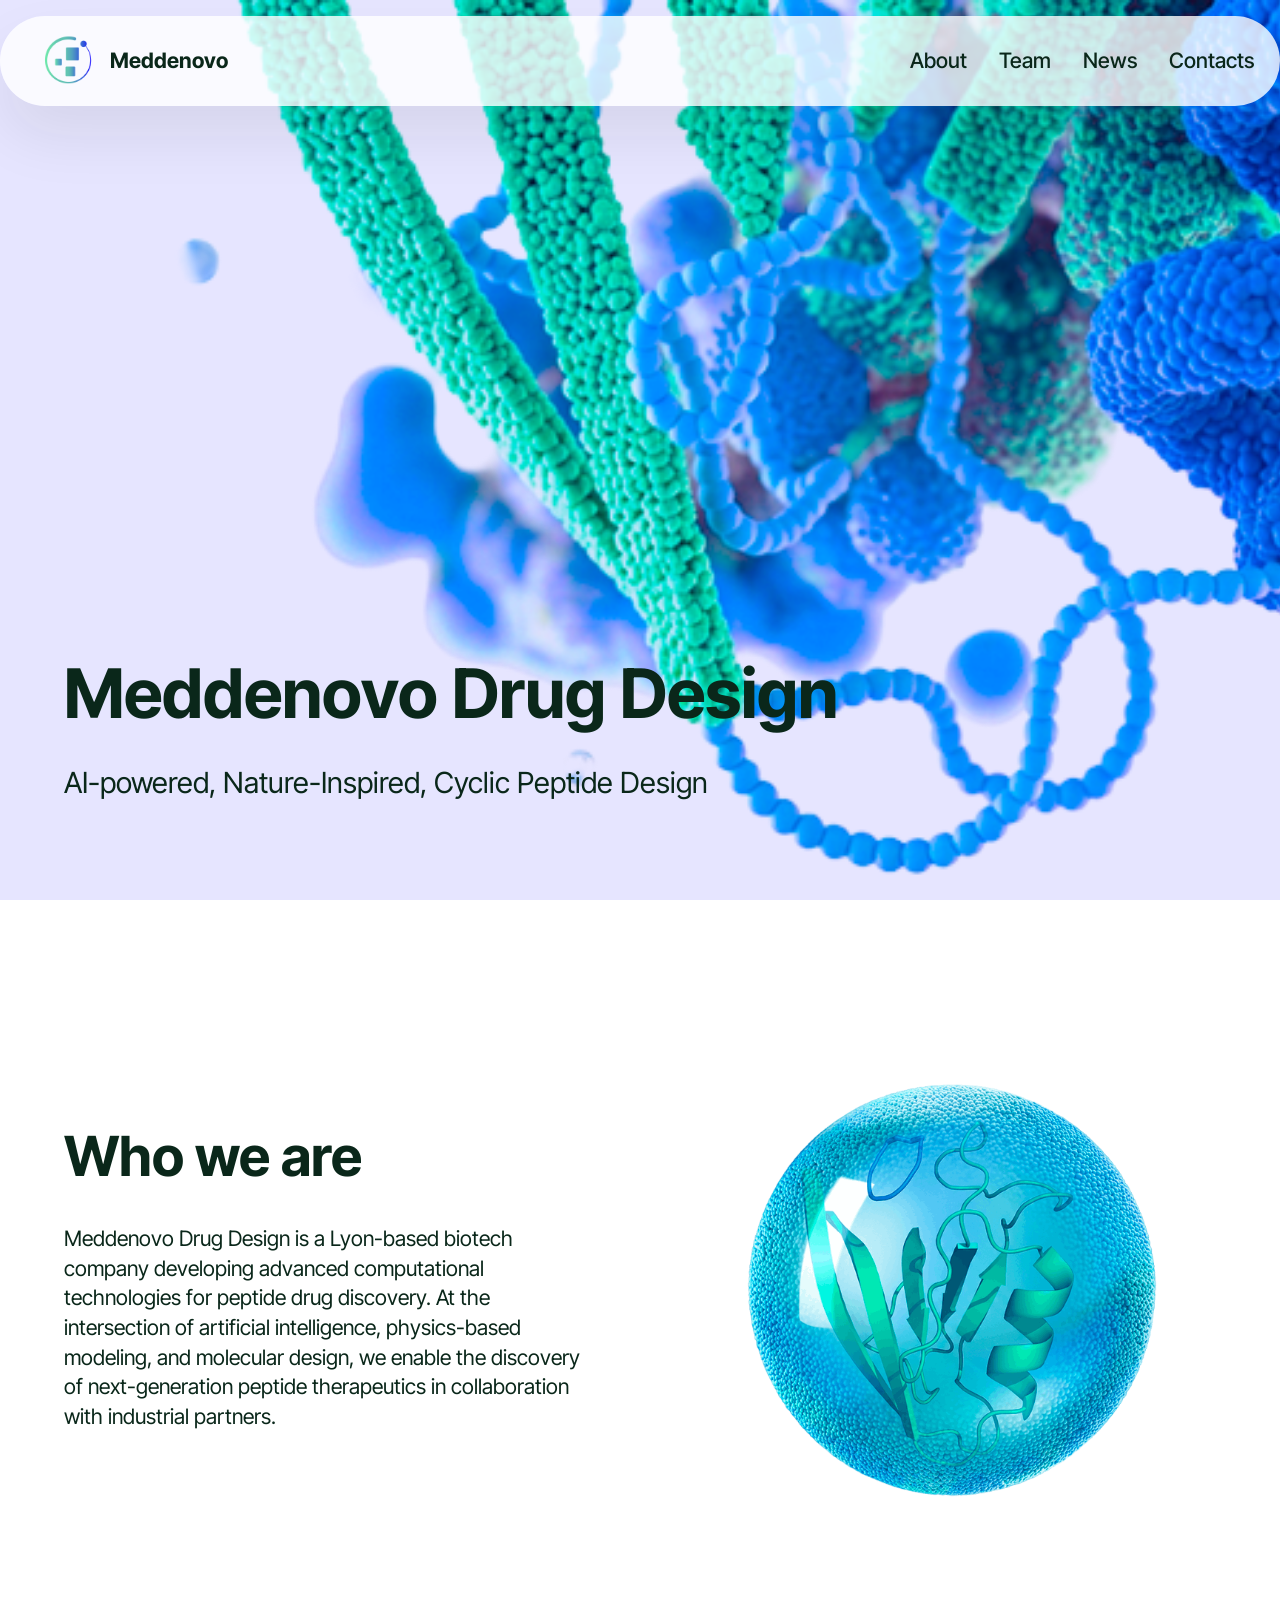
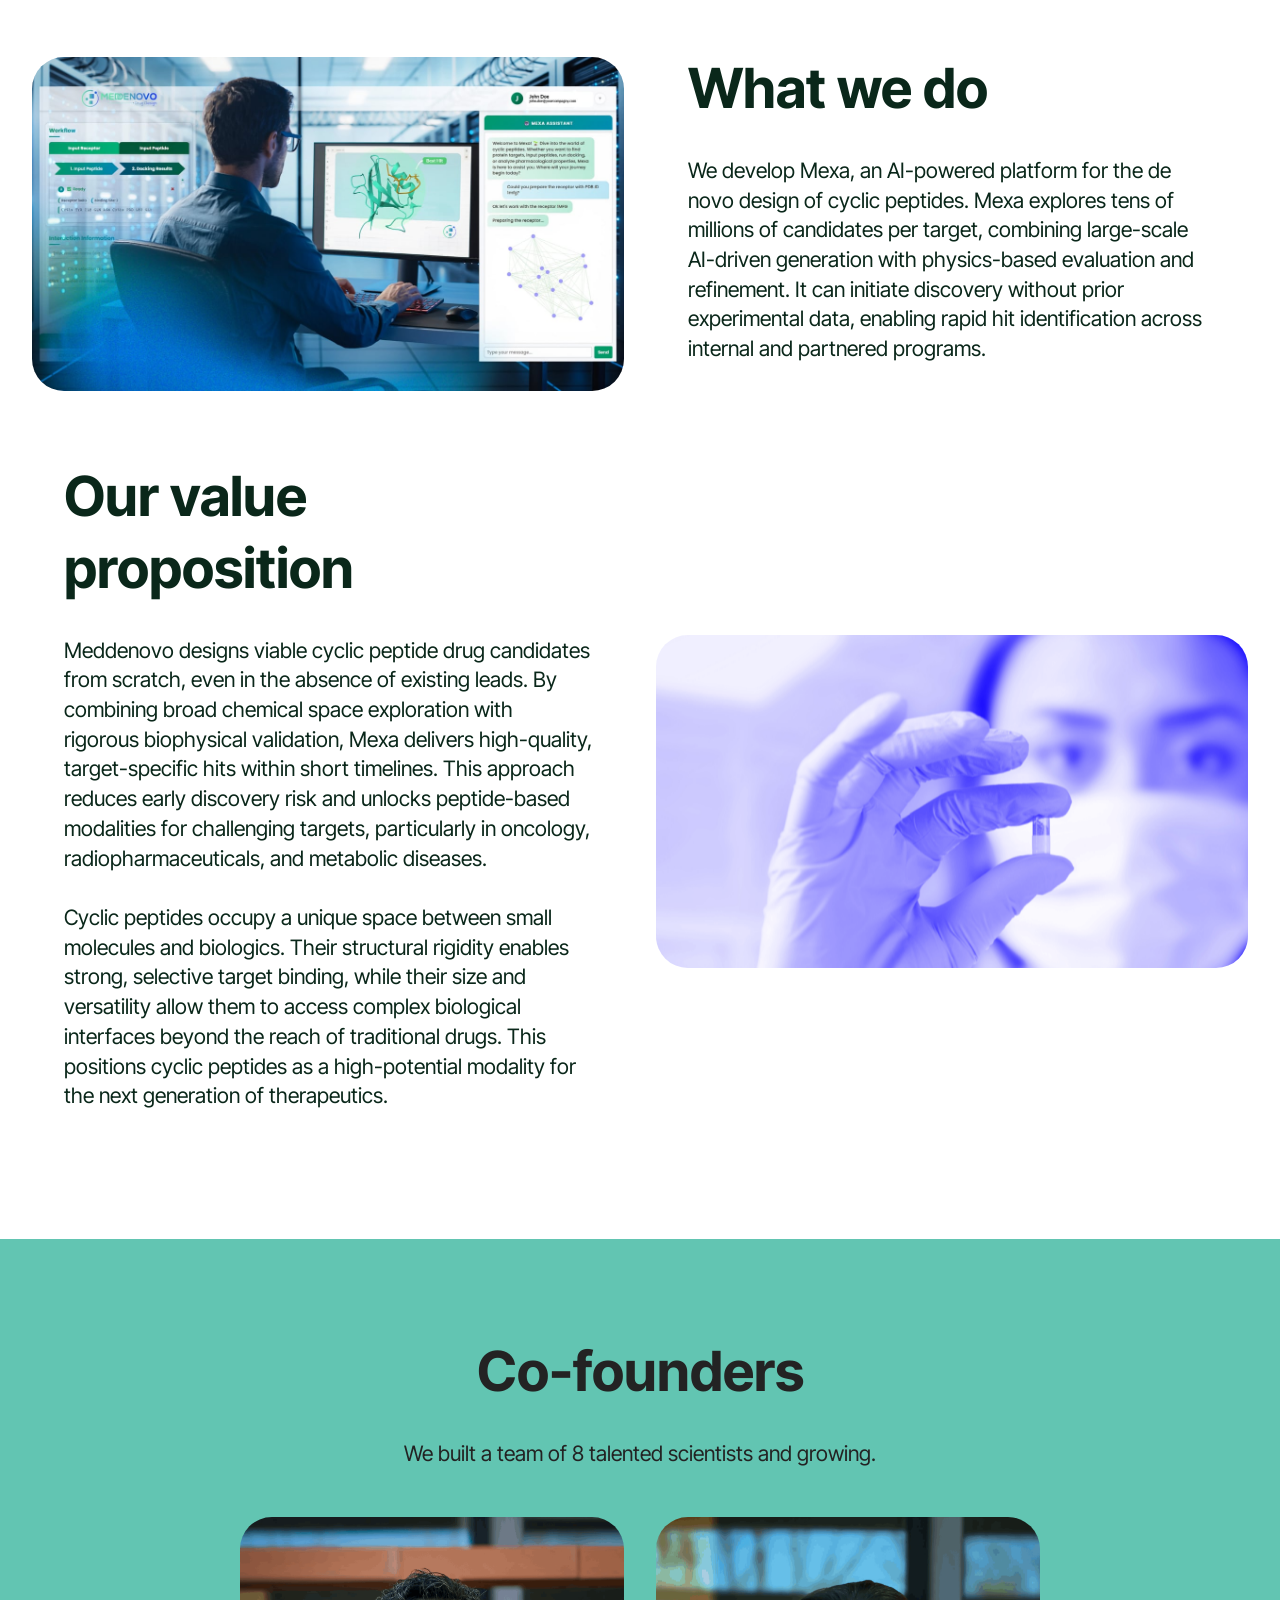
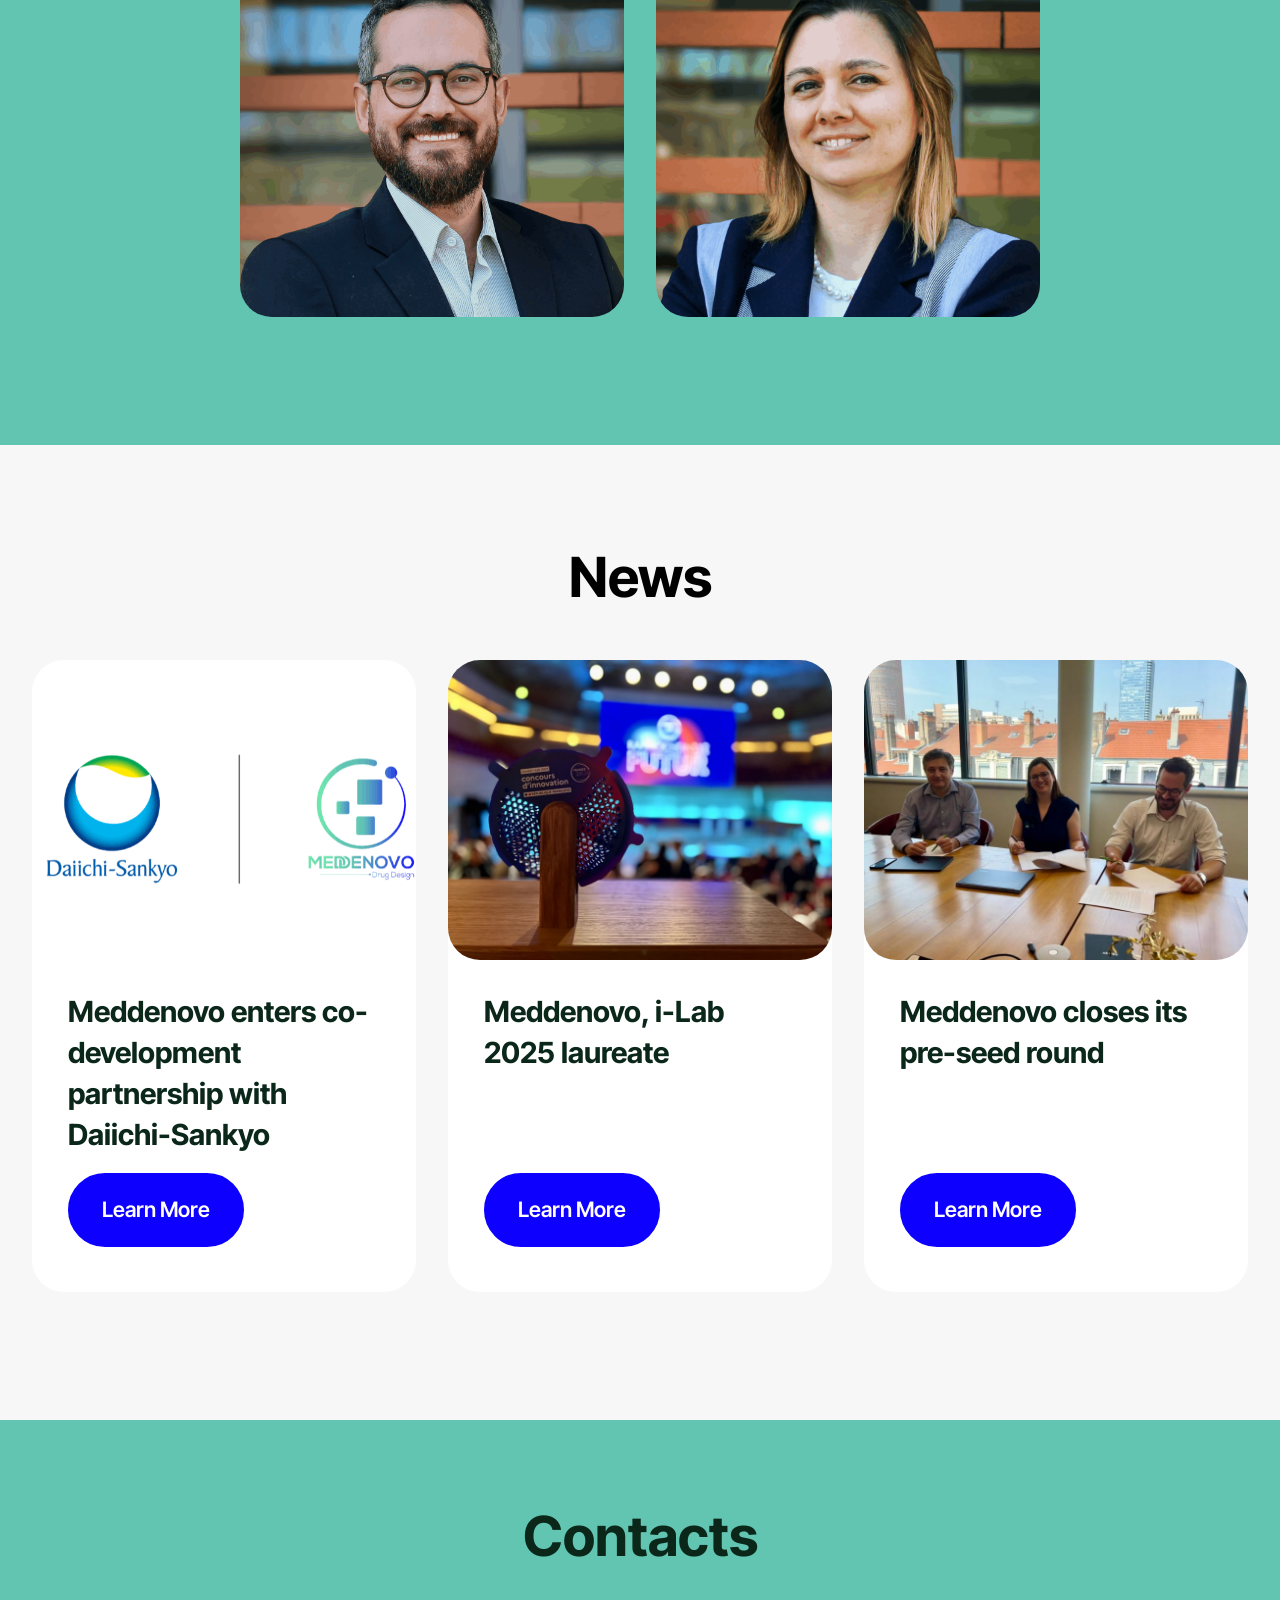
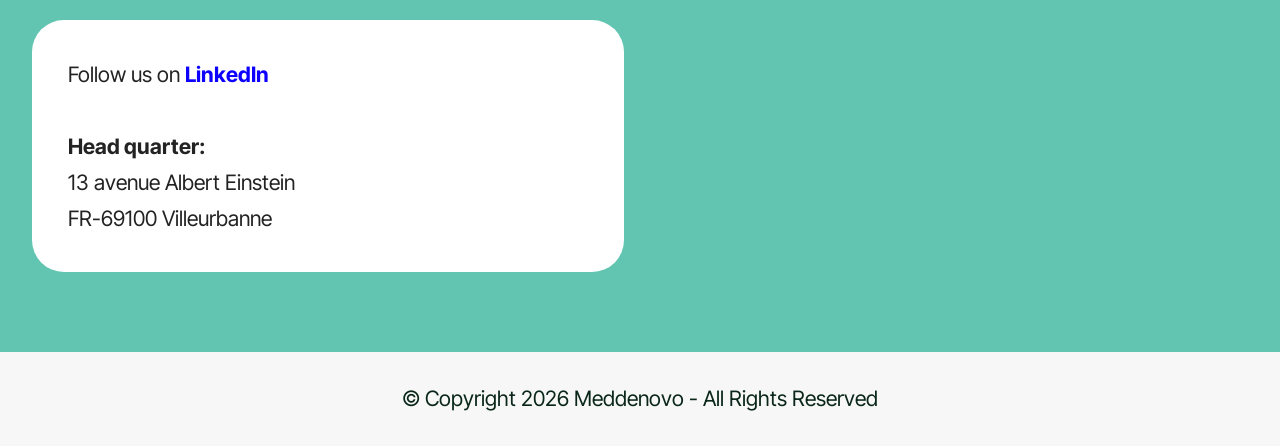
<file: index.html>
<!DOCTYPE html>
<html  >
<head>
  
  <meta charset="UTF-8">
  <meta http-equiv="X-UA-Compatible" content="IE=edge">
  
  <meta name="viewport" content="width=device-width, initial-scale=1, minimum-scale=1">
  <link rel="shortcut icon" href="assets/images/icon-gardient-1.png" type="image/x-icon">
  <meta name="description" content="">
  
  
  <title>Meddenovo</title>
  <link rel="stylesheet" href="assets/web/assets/mobirise-icons2/mobirise2.css">
  <link rel="stylesheet" href="assets/bootstrap/css/bootstrap.min.css">
  <link rel="stylesheet" href="assets/parallax/jarallax.css">
  <link rel="stylesheet" href="assets/dropdown/css/style.css">
  <link rel="stylesheet" href="assets/socicon/css/styles.css">
  <link rel="stylesheet" href="assets/theme/css/style.css">
  <link rel="preload" href="https://fonts.googleapis.com/css2?family=Inter+Tight:wght@400;700&display=swap&display=swap" as="style" onload="this.onload=null;this.rel='stylesheet'">
  <noscript><link rel="stylesheet" href="https://fonts.googleapis.com/css2?family=Inter+Tight:wght@400;700&display=swap&display=swap"></noscript>
  <link rel="preload" as="style" href="assets/mobirise/css/mbr-additional.css?v=0MyZGB"><link rel="stylesheet" href="assets/mobirise/css/mbr-additional.css?v=0MyZGB" type="text/css">

  
  
  
</head>
<body>
  
  <section data-bs-version="5.1" class="menu menu1 cid-veJpjF91eW" once="menu" id="menu01-0">
	

	<nav class="navbar navbar-dropdown navbar-fixed-top navbar-expand-lg">
		<div class="container">
			<div class="navbar-brand">
				<span class="navbar-logo">
					<a href="index.html#header18-1">
						<img src="assets/images/icon-gardient-1.png" alt="Meddenovo" style="height: 3.3rem;">
					</a>
				</span>
				<span class="navbar-caption-wrap"><a class="navbar-caption text-success text-primary display-4" href="index.html#header18-1">Meddenovo</a></span>
			</div>
			<button class="navbar-toggler" type="button" data-toggle="collapse" data-bs-toggle="collapse" data-target="#navbarSupportedContent" data-bs-target="#navbarSupportedContent" aria-controls="navbarNavAltMarkup" aria-expanded="false" aria-label="Toggle navigation">
				<div class="hamburger">
					<span></span>
					<span></span>
					<span></span>
					<span></span>
				</div>
			</button>
			<div class="collapse navbar-collapse" id="navbarSupportedContent">
				<ul class="navbar-nav nav-dropdown nav-right" data-app-modern-menu="true"><li class="nav-item"><a class="nav-link link text-success text-primary display-4" href="index.html#features038-6">About</a></li>
					<li class="nav-item">
						<a class="nav-link link text-success text-primary display-4" href="index.html#clients01-7">Team</a>
					</li><li class="nav-item">
						<a class="nav-link link text-success text-primary display-4" href="index.html#features04-5" aria-expanded="false">News</a>
					</li>
					<li class="nav-item">
						<a class="nav-link link text-success text-primary display-4" href="index.html#contacts02-a">Contacts</a>
					</li></ul>
				
				
			</div>
		</div>
	</nav>
</section>

<section data-bs-version="5.1" class="header18 cid-veJpqLCuMV mbr-fullscreen mbr-parallax-background" id="header18-1">
  

  <div class="mbr-overlay" style="opacity: 0.1; background-color: rgb(13, 0, 255);"></div>
  <div class="container-fluid">
    <div class="row">
      <div class="content-wrap col-12 col-md-9">
        <h1 class="mbr-section-title mbr-fonts-style mbr-white mb-4 display-1">
          <strong><br>Meddenovo Drug Design</strong></h1>
        
        <p class="mbr-fonts-style mbr-text mbr-white mb-4 display-5">AI-powered, Nature-Inspired, Cyclic Peptide Design</p><p></p><p></p>
        
      </div>
    </div>
  </div>
</section>

<section data-bs-version="5.1" class="features38 cid-veLOB7Z8VA" id="features038-6">
    

    
    

    <div class="container">
        <div class="row justify-content-center">
            <div class="col-12 col-md-12 col-lg">
                <div class="text-wrapper align-left">
                    <h1 class="mbr-section-title mbr-fonts-style mb-4 display-2"><strong>Who we are</strong></h1>
                    <p class="mbr-text align-left mbr-fonts-style mb-4 display-7">
                        Meddenovo Drug Design is a Lyon-based biotech company developing advanced computational technologies for peptide drug discovery. At the intersection of artificial intelligence, physics-based modeling, and molecular design, we enable the discovery of next-generation peptide therapeutics in collaboration with industrial partners.</p>
                    
                </div>
            </div>
            <div class="col-12 col-md-12 col-lg-6 image-wrapper">
                <img class="w-100" src="assets/images/molecule-shpere-leger-800x800.png" alt="">
            </div>
        </div>
        <div class="row row-reverse justify-content-center">

            <div class="col-12 col-md-12 col-lg">
                <div class="text-wrapper align-left">
                    <h1 class="mbr-section-title mbr-fonts-style mb-4 display-2"><strong>What we do</strong></h1>
                    <p class="mbr-text align-left mbr-fonts-style mb-4 display-7">
                        We develop Mexa, an AI-powered platform for the de novo design of cyclic peptides. Mexa explores tens of millions of candidates per target, combining large-scale AI-driven generation with physics-based evaluation and refinement. It can initiate discovery without prior experimental data, enabling rapid hit identification across internal and partnered programs.
                    </p>
                    
                </div>
            </div>
            <div class="col-12 col-md-12 col-lg-6 image-wrapper">
                <img class="w-100" src="assets/images/best-hit-image-finale-ok-1256x707.jpg" alt="">
            </div>
        </div>
        <div class="row justify-content-center">
            <div class="col-12 col-md-12 col-lg">
                <div class="text-wrapper align-left">
                    <h1 class="mbr-section-title mbr-fonts-style mb-4 display-2"><strong>Our value proposition&nbsp;</strong></h1>
                    <p class="mbr-text align-left mbr-fonts-style mb-4 display-7">Meddenovo designs viable cyclic peptide drug candidates from scratch, even in the absence of existing leads. By combining broad chemical space exploration with rigorous biophysical validation, Mexa delivers high-quality, target-specific hits within short timelines. This approach reduces early discovery risk and unlocks peptide-based modalities for challenging targets, particularly in oncology, radiopharmaceuticals, and metabolic diseases.<br><br>Cyclic peptides occupy a unique space between small molecules and biologics. Their structural rigidity enables strong, selective target binding, while their size and versatility allow them to access complex biological interfaces beyond the reach of traditional drugs. This positions cyclic peptides as a high-potential modality for the next generation of therapeutics.<br></p>
                    
                </div>
            </div>
            <div class="col-12 col-md-12 col-lg-6 image-wrapper">
                <img class="w-100" src="assets/images/pictures20chosen20-20presentations20deck20-20website-1256x707.png" alt="">
            </div>
        </div>
    </div>
</section>

<section data-bs-version="5.1" class="clients1 cid-veMQFLl7yp" id="clients01-7">
  

  
  
  <div class="container-fluid">
    <div class="row justify-content-center mb-5">
      <div class="col-12 content-head">
        <h3 class="mbr-section-title mbr-fonts-style align-center mb-0 display-2">
          <strong>Co-founders</strong></h3>
        <h4 class="mbr-section-subtitle mbr-fonts-style align-center mt-4 mb-0 display-7">We built a team of 8 talented scientists and growing.</h4>
      </div>
    </div>
    <div class="row justify-content-center">
      <div class="col-sm-6 card col-lg-4">
        <div class="card-wrap card1">
          <div class="content-wrap">
            <div class="mbr-section-btn card-btn align-center"><a class="btn btn-secondary display-7" href="https://www.linkedin.com/in/antoine-marion-b466844b/" target="_blank"><span class="socicon socicon-linkedin mbr-iconfont mbr-iconfont-btn"></span>Dr Antoine MARION</a></div>
          </div>
        </div>
      </div>

      <div class="col-sm-6 card col-lg-4">
        <div class="card-wrap card2">
          <div class="content-wrap">
            <div class="mbr-section-btn card-btn align-center"><a class="btn btn-secondary display-7" href="https://www.linkedin.com/in/ilke-ugur-marion-a34664a5/" target="_blank"><span class="socicon socicon-linkedin mbr-iconfont mbr-iconfont-btn"></span>Dr Ilke UGUR MARION</a></div>
          </div>
        </div>
      </div>

      

      
    </div>
  </div>
</section>

<section data-bs-version="5.1" class="features4 start cid-veLNteAkK7" id="features04-5">
	
	
	<div class="container">
		<div class="row justify-content-center">
			<div class="col-12 content-head">
				<div class="mbr-section-head mb-5">
					<h4 class="mbr-section-title mbr-fonts-style align-center mb-0 display-2">
						<strong>News</strong></h4>
					
					
				</div>
			</div>
		</div>
		<div class="row">
			<div class="item features-image col-12 col-md-6 col-lg-4">
				<div class="item-wrapper">
					<div class="item-img">
						<img src="assets/images/22-1-816x459.png" alt="">
					</div>
					<div class="item-content">
						<h5 class="item-title mbr-fonts-style display-5"><strong>Meddenovo enters co-development partnership with Daiichi-Sankyo</strong></h5>
						
						<div class="mbr-section-btn item-footer"><a href="page1.html#article08-d" class="btn item-btn btn-primary display-7">Learn More</a></div>
					</div>

				</div>
			</div>
			<div class="item features-image col-12 col-md-6 col-lg-4">
				<div class="item-wrapper">
					<div class="item-img">
						<img src="assets/images/ilba-trophee-816x612.jpg" alt="">
					</div>
					<div class="item-content">
						<h5 class="item-title mbr-fonts-style display-5">
							<strong>Meddenovo, i-Lab 2025 laureate</strong></h5>
						
						<div class="mbr-section-btn item-footer"><a href="page2.html#article08-g" class="btn item-btn btn-primary display-7">Learn More</a></div>
					</div>
				</div>
			</div>
			<div class="item features-image col-12 col-md-6 col-lg-4">
				<div class="item-wrapper">
					<div class="item-img">
						<img src="assets/images/whatsapp20image202026-03-2420at2013.14.32-816x612.jpg" alt="">
					</div>
					<div class="item-content">
						<h5 class="item-title mbr-fonts-style display-5">
							<strong>Meddenovo closes its pre-seed round</strong></h5>
						
						<div class="mbr-section-btn item-footer"><a href="page3.html#article08-j" class="btn item-btn btn-primary display-7">Learn More</a></div>
					</div>
				</div>
			</div>
		</div>
	</div>
</section>

<section data-bs-version="5.1" class="contacts02 map1 cid-veMUGOAXTx" id="contacts02-a">

    

    
    <div class="container">
        <div class="row justify-content-center">
            <div class="col-12 content-head">
                <div class="mbr-section-head mb-5">
                    <h3 class="mbr-section-title mbr-fonts-style align-center mb-0 display-2">
                        <strong>Contacts</strong>
                    </h3>
                    
                </div>
            </div>
        </div>
        <div class="row justify-content-center">
            <div class="card col-12 col-md-12 col-lg-6">
                <div class="card-wrapper">
                    <div class="text-wrapper">
                        
                        <ul class="list mbr-fonts-style display-7">
                            <li class="mbr-text item-wrap">Follow us on <a href="https://www.linkedin.com/company/meddenovo-drug-design/posts/?feedView=all" class="text-primary" target="_blank"><strong>LinkedIn</strong></a></li>
                            <li class="mbr-text item-wrap"><br></li><li class="mbr-text item-wrap"><strong>Head quarter: </strong></li><li class="mbr-text item-wrap">13 avenue Albert Einstein</li><li class="mbr-text item-wrap">FR-69100 Villeurbanne</li>
                        </ul>
                    </div>
                </div>
            </div>
            <div class="map-wrapper col-md-12 col-lg-6">
                <div class="google-map"><iframe frameborder="0" style="border:0" src="https://www.google.com/maps/embed?pb=!1m18!1m12!1m3!1d2782.423685507029!2d4.877299712419406!3d45.78273897096031!2m3!1f0!2f0!3f0!3m2!1i1024!2i768!4f13.1!3m3!1m2!1s0x47f4c01f3cd41157%3A0x85b6714e5bb4be38!2sMeddenovo!5e0!3m2!1sen!2sfr!4v1774356870701!5m2!1sen!2sfr" allowfullscreen=""></iframe></div>
            </div>
        </div>
    </div>
</section>

<section data-bs-version="5.1" class="footer4 cid-veMUhBMf3n" once="footers" id="footer04-9">

    

    

    <div class="container">
        <div class="media-container-row align-center mbr-white">
            <div class="col-12">
                <p class="mbr-text mb-0 mbr-fonts-style display-7">
                    © Copyright 2026 Meddenovo - All Rights Reserved
                </p>
            </div>
        </div>
    </div>
</section>


<script src="assets/bootstrap/js/bootstrap.bundle.min.js"></script>
  <script src="assets/parallax/jarallax.js"></script>
  <script src="assets/smoothscroll/smooth-scroll.js"></script>
  <script src="assets/ytplayer/index.js"></script>
  <script src="assets/dropdown/js/navbar-dropdown.js"></script>
  <script src="assets/theme/js/script.js"></script>
  
  
  
</body>
</html>
</file>
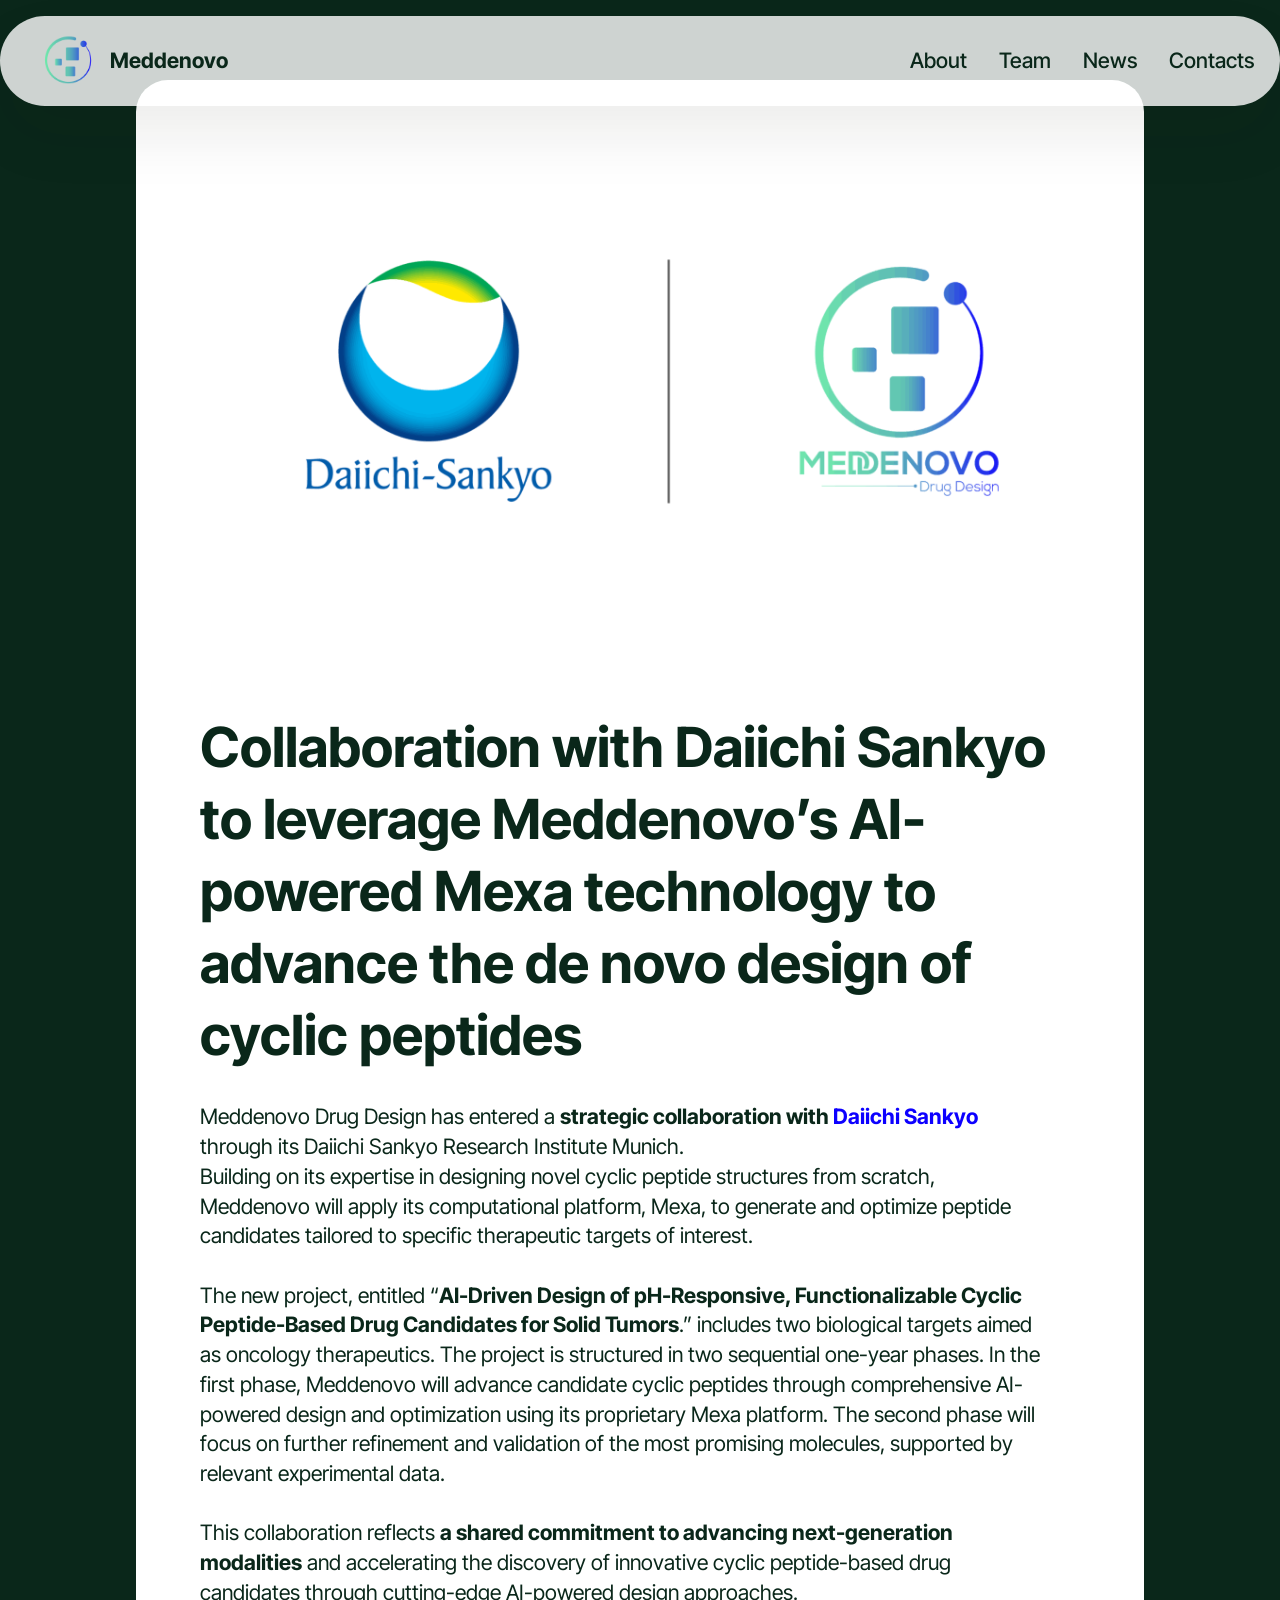
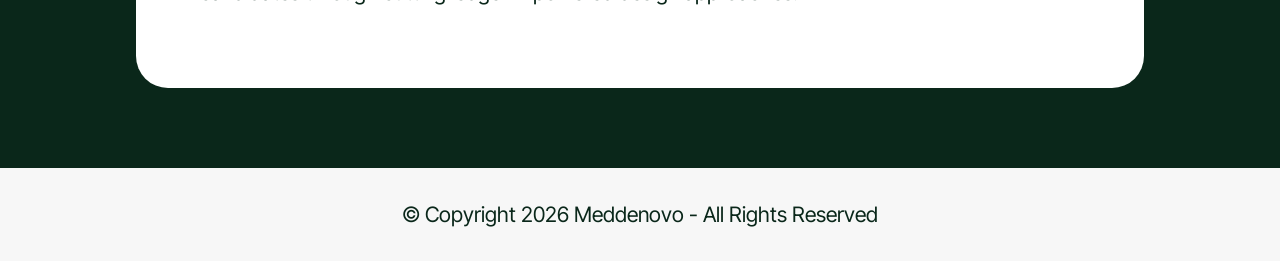
<file: page1.html>
<!DOCTYPE html>
<html  >
<head>
  
  <meta charset="UTF-8">
  <meta http-equiv="X-UA-Compatible" content="IE=edge">
  
  <meta name="viewport" content="width=device-width, initial-scale=1, minimum-scale=1">
  <link rel="shortcut icon" href="assets/images/icon-gardient-1.png" type="image/x-icon">
  <meta name="description" content="">
  
  
  <title>News-partnership</title>
  <link rel="stylesheet" href="assets/web/assets/mobirise-icons2/mobirise2.css">
  <link rel="stylesheet" href="assets/bootstrap/css/bootstrap.min.css">
  <link rel="stylesheet" href="assets/dropdown/css/style.css">
  <link rel="stylesheet" href="assets/theme/css/style.css">
  <link rel="preload" href="https://fonts.googleapis.com/css2?family=Inter+Tight:wght@400;700&display=swap&display=swap" as="style" onload="this.onload=null;this.rel='stylesheet'">
  <noscript><link rel="stylesheet" href="https://fonts.googleapis.com/css2?family=Inter+Tight:wght@400;700&display=swap&display=swap"></noscript>
  <link rel="preload" as="style" href="assets/mobirise/css/mbr-additional.css?v=ZsfqgN"><link rel="stylesheet" href="assets/mobirise/css/mbr-additional.css?v=ZsfqgN" type="text/css">

  
  
  
</head>
<body>
  
  <section data-bs-version="5.1" class="menu menu1 cid-veJpjF91eW" once="menu" id="menu01-b">
	

	<nav class="navbar navbar-dropdown navbar-fixed-top navbar-expand-lg">
		<div class="container">
			<div class="navbar-brand">
				<span class="navbar-logo">
					<a href="index.html#header18-1">
						<img src="assets/images/icon-gardient-1.png" alt="Meddenovo" style="height: 3.3rem;">
					</a>
				</span>
				<span class="navbar-caption-wrap"><a class="navbar-caption text-success text-primary display-4" href="index.html#header18-1">Meddenovo</a></span>
			</div>
			<button class="navbar-toggler" type="button" data-toggle="collapse" data-bs-toggle="collapse" data-target="#navbarSupportedContent" data-bs-target="#navbarSupportedContent" aria-controls="navbarNavAltMarkup" aria-expanded="false" aria-label="Toggle navigation">
				<div class="hamburger">
					<span></span>
					<span></span>
					<span></span>
					<span></span>
				</div>
			</button>
			<div class="collapse navbar-collapse" id="navbarSupportedContent">
				<ul class="navbar-nav nav-dropdown nav-right" data-app-modern-menu="true"><li class="nav-item"><a class="nav-link link text-success text-primary display-4" href="index.html#features038-6">About</a></li>
					<li class="nav-item">
						<a class="nav-link link text-success text-primary display-4" href="index.html#clients01-7">Team</a>
					</li><li class="nav-item">
						<a class="nav-link link text-success text-primary display-4" href="index.html#features04-5" aria-expanded="false">News</a>
					</li>
					<li class="nav-item">
						<a class="nav-link link text-success text-primary display-4" href="index.html#contacts02-a">Contacts</a>
					</li></ul>
				
				
			</div>
		</div>
	</nav>
</section>

<section data-bs-version="5.1" class="article8 cid-veN5mOIoYi" id="article08-d">
  

  
  
  <div class="container">
    <div class="row justify-content-center">
      <div class="card col-md-12 col-lg-10">
        <div class="card-wrapper">
          <div class="image-wrapper d-flex justify-content-center mb-4">
            <img src="assets/images/22-1-2136x1202.png" alt="DS">
          </div>
          <div class="card-content-text">
            <h2 class="card-title mbr-fonts-style mbr-white mt-3 mb-4 display-2"><strong>Collaboration with Daiichi Sankyo to leverage Meddenovo’s AI-powered Mexa technology to advance the de novo design of cyclic peptides</strong></h2>
          <div class="row card-box align-left">
            
            
            <div class="item features-without-image col-12 active">
              <div class="item-wrapper">
                
                <p class="mbr-text mbr-fonts-style display-7">Meddenovo Drug Design has entered a <strong>strategic collaboration with </strong><a href="https://www.daiichisankyo.com/" class="text-primary" target="_blank"><strong>Daiichi Sankyo</strong></a> through its Daiichi Sankyo Research Institute Munich.
<br>Building on its expertise in designing novel cyclic peptide structures from scratch, Meddenovo will apply its computational platform, Mexa, to generate and optimize peptide candidates tailored to specific therapeutic targets of interest.<br> 
<br>The new project, entitled “<strong>AI-Driven Design of pH-Responsive, Functionalizable Cyclic Peptide-Based Drug Candidates for Solid Tumors</strong>.” includes two biological targets aimed as oncology therapeutics. The project is structured in two sequential one-year phases. In the first phase, Meddenovo will advance candidate cyclic peptides through comprehensive AI-powered design and optimization using its proprietary Mexa platform. The second phase will focus on further refinement and validation of the most promising molecules, supported by relevant experimental data.<br>
<br>This collaboration reflects <strong>a shared commitment to advancing next-generation modalities</strong> and accelerating the discovery of innovative cyclic peptide-based drug candidates through cutting-edge AI-powered design approaches.&nbsp;<br></p>
              </div>
            </div>

            
          </div>
          </div>
        </div>
      </div>
    </div>
  </div>
</section>

<section data-bs-version="5.1" class="footer4 cid-veMUhBMf3n" once="footers" id="footer04-c">

    

    

    <div class="container">
        <div class="media-container-row align-center mbr-white">
            <div class="col-12">
                <p class="mbr-text mb-0 mbr-fonts-style display-7">
                    © Copyright 2026 Meddenovo - All Rights Reserved
                </p>
            </div>
        </div>
    </div>
</section>


<script src="assets/bootstrap/js/bootstrap.bundle.min.js"></script>
  <script src="assets/smoothscroll/smooth-scroll.js"></script>
  <script src="assets/ytplayer/index.js"></script>
  <script src="assets/dropdown/js/navbar-dropdown.js"></script>
  <script src="assets/theme/js/script.js"></script>
  
  
  
</body>
</html>
</file>
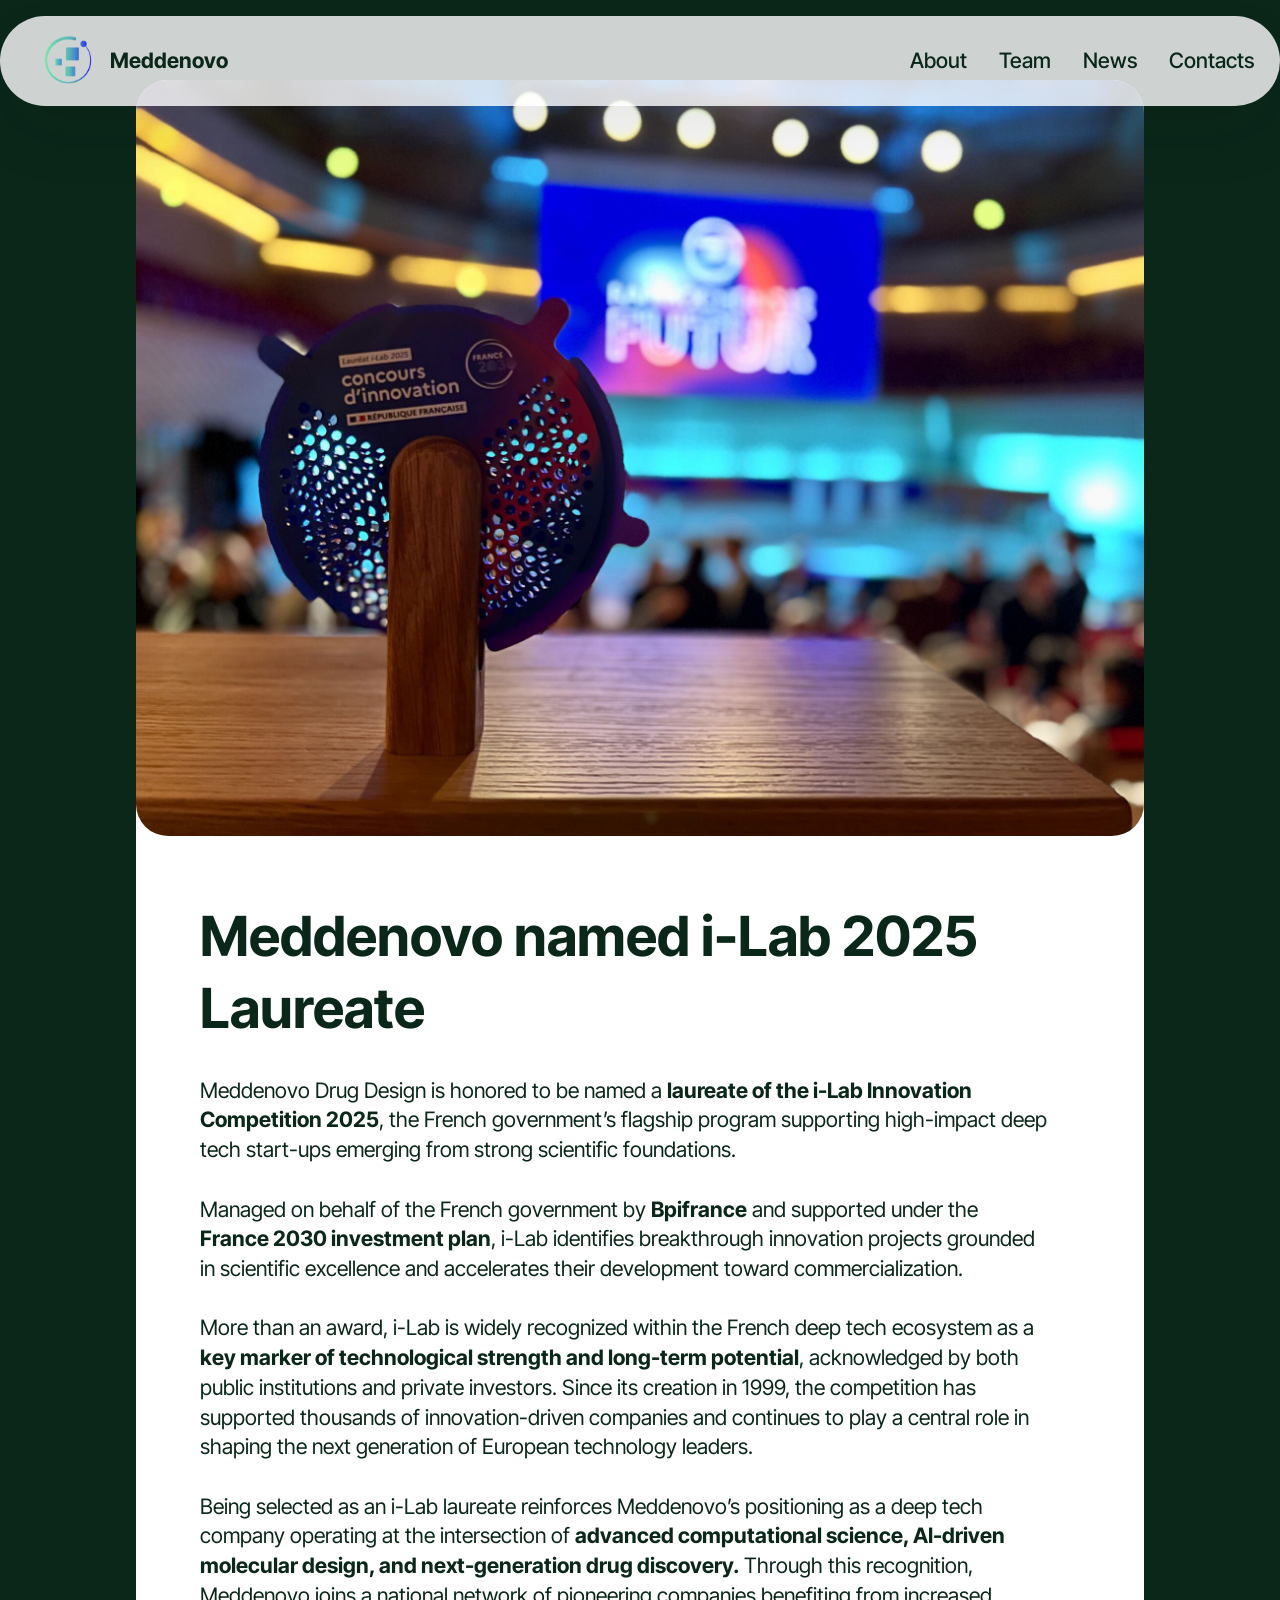
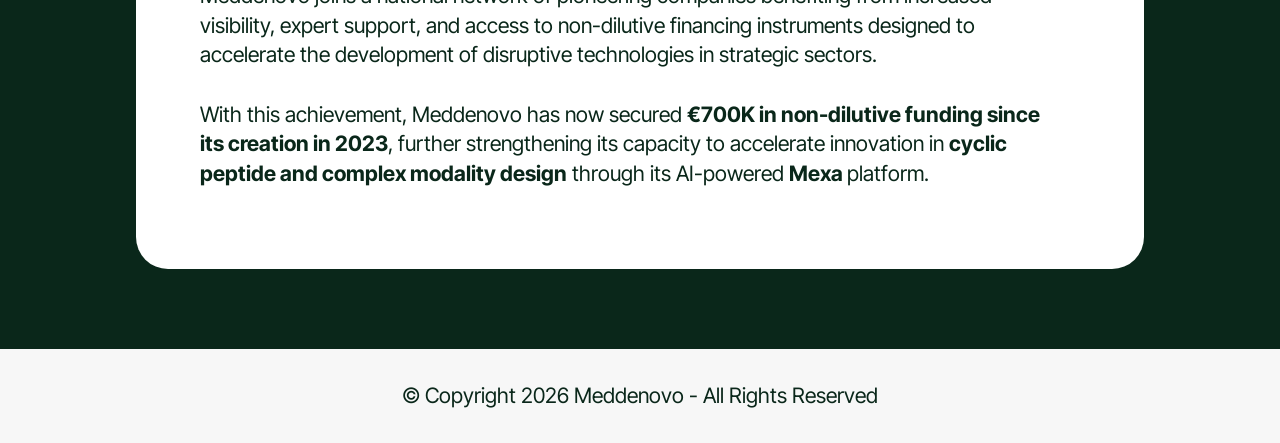
<file: page2.html>
<!DOCTYPE html>
<html  >
<head>
  
  <meta charset="UTF-8">
  <meta http-equiv="X-UA-Compatible" content="IE=edge">
  
  <meta name="viewport" content="width=device-width, initial-scale=1, minimum-scale=1">
  <link rel="shortcut icon" href="assets/images/icon-gardient-1.png" type="image/x-icon">
  <meta name="description" content="">
  
  
  <title>News-iLab</title>
  <link rel="stylesheet" href="assets/web/assets/mobirise-icons2/mobirise2.css">
  <link rel="stylesheet" href="assets/bootstrap/css/bootstrap.min.css">
  <link rel="stylesheet" href="assets/dropdown/css/style.css">
  <link rel="stylesheet" href="assets/theme/css/style.css">
  <link rel="preload" href="https://fonts.googleapis.com/css2?family=Inter+Tight:wght@400;700&display=swap&display=swap" as="style" onload="this.onload=null;this.rel='stylesheet'">
  <noscript><link rel="stylesheet" href="https://fonts.googleapis.com/css2?family=Inter+Tight:wght@400;700&display=swap&display=swap"></noscript>
  <link rel="preload" as="style" href="assets/mobirise/css/mbr-additional.css?v=7G5LlC"><link rel="stylesheet" href="assets/mobirise/css/mbr-additional.css?v=7G5LlC" type="text/css">

  
  
  
</head>
<body>
  
  <section data-bs-version="5.1" class="menu menu1 cid-veN8a4gsKz" once="menu" id="menu01-h">
	

	<nav class="navbar navbar-dropdown navbar-fixed-top navbar-expand-lg">
		<div class="container">
			<div class="navbar-brand">
				<span class="navbar-logo">
					<a href="index.html#header18-1">
						<img src="assets/images/icon-gardient-1.png" alt="Meddenovo" style="height: 3.3rem;">
					</a>
				</span>
				<span class="navbar-caption-wrap"><a class="navbar-caption text-success text-primary display-4" href="index.html#header18-1">Meddenovo</a></span>
			</div>
			<button class="navbar-toggler" type="button" data-toggle="collapse" data-bs-toggle="collapse" data-target="#navbarSupportedContent" data-bs-target="#navbarSupportedContent" aria-controls="navbarNavAltMarkup" aria-expanded="false" aria-label="Toggle navigation">
				<div class="hamburger">
					<span></span>
					<span></span>
					<span></span>
					<span></span>
				</div>
			</button>
			<div class="collapse navbar-collapse" id="navbarSupportedContent">
				<ul class="navbar-nav nav-dropdown nav-right" data-app-modern-menu="true"><li class="nav-item"><a class="nav-link link text-success text-primary display-4" href="index.html#features038-6">About</a></li>
					<li class="nav-item">
						<a class="nav-link link text-success text-primary display-4" href="index.html#clients01-7">Team</a>
					</li><li class="nav-item">
						<a class="nav-link link text-success text-primary display-4" href="index.html#features04-5" aria-expanded="false">News</a>
					</li>
					<li class="nav-item">
						<a class="nav-link link text-success text-primary display-4" href="index.html#contacts02-a">Contacts</a>
					</li></ul>
				
				
			</div>
		</div>
	</nav>
</section>

<section data-bs-version="5.1" class="article8 cid-veN8a3ZX7w" id="article08-g">
  

  
  
  <div class="container">
    <div class="row justify-content-center">
      <div class="card col-md-12 col-lg-10">
        <div class="card-wrapper">
          <div class="image-wrapper d-flex justify-content-center mb-4">
            <img src="assets/images/ilba-trophee-2048x1536.jpg" alt="iLab-2025">
          </div>
          <div class="card-content-text">
            <h2 class="card-title mbr-fonts-style mbr-white mt-3 mb-4 display-2"><strong>Meddenovo named i-Lab 2025 Laureate</strong></h2>
          <div class="row card-box align-left">
            
            
            <div class="item features-without-image col-12 active">
              <div class="item-wrapper">
                
                <p class="mbr-text mbr-fonts-style display-7">Meddenovo Drug Design is honored to be named a <strong>laureate of the i-Lab Innovation Competition 2025</strong>, the French government’s flagship program supporting high-impact deep tech start-ups emerging from strong scientific foundations.<br>
<br>Managed on behalf of the French government by <strong>Bpifrance</strong> and supported under the <strong>France 2030 investment plan</strong>, i-Lab identifies breakthrough innovation projects grounded in scientific excellence and accelerates their development toward commercialization.<br>
<br>More than an award, i-Lab is widely recognized within the French deep tech ecosystem as a <strong>key marker of technological strength and long-term potential</strong>, acknowledged by both public institutions and private investors. Since its creation in 1999, the competition has supported thousands of innovation-driven companies and continues to play a central role in shaping the next generation of European technology leaders.<br>
<br>Being selected as an i-Lab laureate reinforces Meddenovo’s positioning as a deep tech company operating at the intersection of <strong>advanced computational science, AI-driven molecular design, and next-generation drug discovery.</strong> Through this recognition, Meddenovo joins a national network of pioneering companies benefiting from increased visibility, expert support, and access to non-dilutive financing instruments designed to accelerate the development of disruptive technologies in strategic sectors.<br>
<br>With this achievement, Meddenovo has now secured <strong>€700K in non-dilutive funding since its creation in 2023</strong>, further strengthening its capacity to accelerate innovation in <strong>cyclic peptide and complex modality design</strong> through its AI-powered <strong>Mexa </strong>platform.&nbsp;<br></p>
              </div>
            </div>

            
          </div>
          </div>
        </div>
      </div>
    </div>
  </div>
</section>

<section data-bs-version="5.1" class="footer4 cid-veN8a4BCKm" once="footers" id="footer04-i">

    

    

    <div class="container">
        <div class="media-container-row align-center mbr-white">
            <div class="col-12">
                <p class="mbr-text mb-0 mbr-fonts-style display-7">
                    © Copyright 2026 Meddenovo - All Rights Reserved
                </p>
            </div>
        </div>
    </div>
</section>


<script src="assets/bootstrap/js/bootstrap.bundle.min.js"></script>
  <script src="assets/smoothscroll/smooth-scroll.js"></script>
  <script src="assets/ytplayer/index.js"></script>
  <script src="assets/dropdown/js/navbar-dropdown.js"></script>
  <script src="assets/theme/js/script.js"></script>
  
  
  
</body>
</html>
</file>
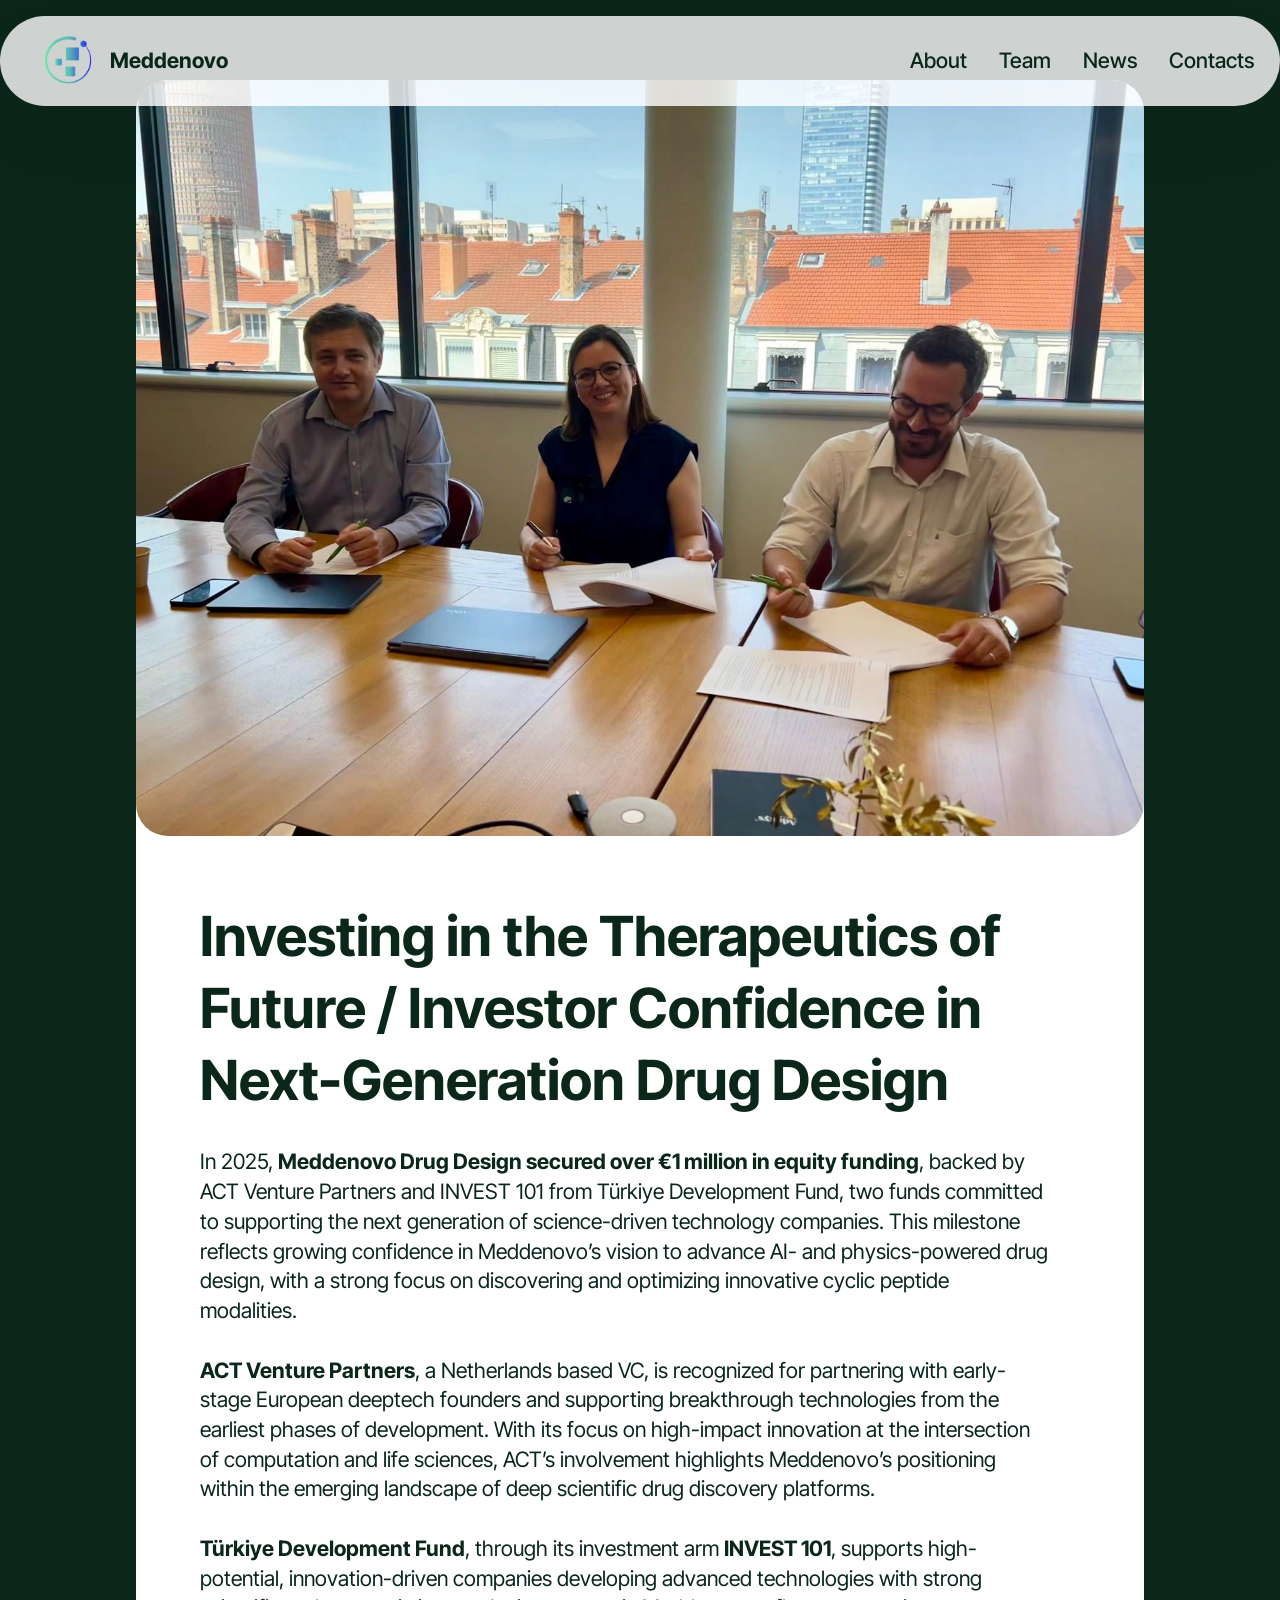
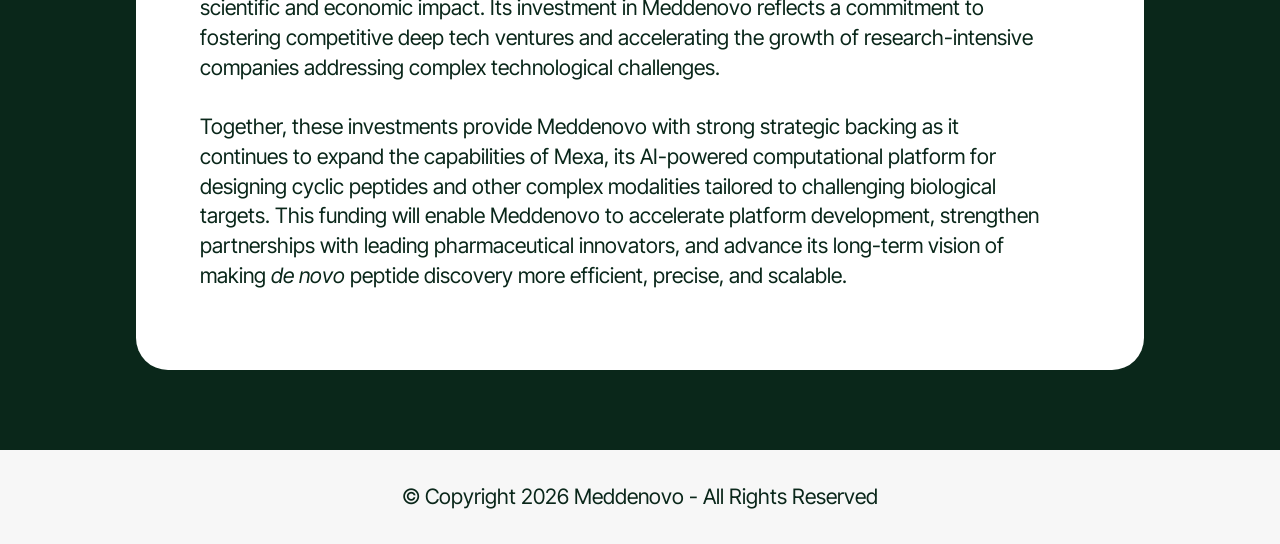
<file: page3.html>
<!DOCTYPE html>
<html  >
<head>
  
  <meta charset="UTF-8">
  <meta http-equiv="X-UA-Compatible" content="IE=edge">
  
  <meta name="viewport" content="width=device-width, initial-scale=1, minimum-scale=1">
  <link rel="shortcut icon" href="assets/images/icon-gardient-1.png" type="image/x-icon">
  <meta name="description" content="">
  
  
  <title>News-VC</title>
  <link rel="stylesheet" href="assets/web/assets/mobirise-icons2/mobirise2.css">
  <link rel="stylesheet" href="assets/bootstrap/css/bootstrap.min.css">
  <link rel="stylesheet" href="assets/dropdown/css/style.css">
  <link rel="stylesheet" href="assets/theme/css/style.css">
  <link rel="preload" href="https://fonts.googleapis.com/css2?family=Inter+Tight:wght@400;700&display=swap&display=swap" as="style" onload="this.onload=null;this.rel='stylesheet'">
  <noscript><link rel="stylesheet" href="https://fonts.googleapis.com/css2?family=Inter+Tight:wght@400;700&display=swap&display=swap"></noscript>
  <link rel="preload" as="style" href="assets/mobirise/css/mbr-additional.css?v=I97V4I"><link rel="stylesheet" href="assets/mobirise/css/mbr-additional.css?v=I97V4I" type="text/css">

  
  
  
</head>
<body>
  
  <section data-bs-version="5.1" class="menu menu1 cid-veN9EbVxs3" once="menu" id="menu01-k">
	

	<nav class="navbar navbar-dropdown navbar-fixed-top navbar-expand-lg">
		<div class="container">
			<div class="navbar-brand">
				<span class="navbar-logo">
					<a href="index.html#header18-1">
						<img src="assets/images/icon-gardient-1.png" alt="Meddenovo" style="height: 3.3rem;">
					</a>
				</span>
				<span class="navbar-caption-wrap"><a class="navbar-caption text-success text-primary display-4" href="index.html#header18-1">Meddenovo</a></span>
			</div>
			<button class="navbar-toggler" type="button" data-toggle="collapse" data-bs-toggle="collapse" data-target="#navbarSupportedContent" data-bs-target="#navbarSupportedContent" aria-controls="navbarNavAltMarkup" aria-expanded="false" aria-label="Toggle navigation">
				<div class="hamburger">
					<span></span>
					<span></span>
					<span></span>
					<span></span>
				</div>
			</button>
			<div class="collapse navbar-collapse" id="navbarSupportedContent">
				<ul class="navbar-nav nav-dropdown nav-right" data-app-modern-menu="true"><li class="nav-item"><a class="nav-link link text-success text-primary display-4" href="index.html#features038-6">About</a></li>
					<li class="nav-item">
						<a class="nav-link link text-success text-primary display-4" href="index.html#clients01-7">Team</a>
					</li><li class="nav-item">
						<a class="nav-link link text-success text-primary display-4" href="index.html#features04-5" aria-expanded="false">News</a>
					</li>
					<li class="nav-item">
						<a class="nav-link link text-success text-primary display-4" href="index.html#contacts02-a">Contacts</a>
					</li></ul>
				
				
			</div>
		</div>
	</nav>
</section>

<section data-bs-version="5.1" class="article8 cid-veN9EbCynG" id="article08-j">
  

  
  
  <div class="container">
    <div class="row justify-content-center">
      <div class="card col-md-12 col-lg-10">
        <div class="card-wrapper">
          <div class="image-wrapper d-flex justify-content-center mb-4">
            <img src="assets/images/whatsapp20image202026-03-2420at2013.14.32-1600x1200.jpg" alt="VC">
          </div>
          <div class="card-content-text">
            <h2 class="card-title mbr-fonts-style mbr-white mt-3 mb-4 display-2"><strong>Investing in the Therapeutics of Future / Investor Confidence in Next-Generation Drug Design</strong></h2>
          <div class="row card-box align-left">
            
            
            <div class="item features-without-image col-12 active">
              <div class="item-wrapper">
                
                <p class="mbr-text mbr-fonts-style display-7">In 2025, <strong>Meddenovo Drug Design secured over €1 million in equity funding</strong>, backed by ACT Venture Partners and INVEST 101 from Türkiye Development Fund, two funds committed to supporting the next generation of science-driven technology companies. This milestone reflects growing confidence in Meddenovo’s vision to advance AI- and physics-powered drug design, with a strong focus on discovering and optimizing innovative cyclic peptide modalities.<br> 
<br><strong>ACT Venture Partners</strong>, a Netherlands based VC, is recognized for partnering with early-stage European deeptech founders and supporting breakthrough technologies from the earliest phases of development. With its focus on high-impact innovation at the intersection of computation and life sciences, ACT’s involvement highlights Meddenovo’s positioning within the emerging landscape of deep scientific drug discovery platforms.<br> 
<br><strong>Türkiye Development Fund</strong>, through its investment arm <strong>INVEST 101</strong>, supports high-potential, innovation-driven companies developing advanced technologies with strong scientific and economic impact. Its investment in Meddenovo reflects a commitment to fostering competitive deep tech ventures and accelerating the growth of research-intensive companies addressing complex technological challenges.<br> 
<br>Together, these investments provide Meddenovo with strong strategic backing as it continues to expand the capabilities of Mexa, its AI-powered computational platform for designing cyclic peptides and other complex modalities tailored to challenging biological targets. This funding will enable Meddenovo to accelerate platform development, strengthen partnerships with leading pharmaceutical innovators, and advance its long-term vision of making <em>de novo</em> peptide discovery more efficient, precise, and scalable.&nbsp;<br></p>
              </div>
            </div>

            
          </div>
          </div>
        </div>
      </div>
    </div>
  </div>
</section>

<section data-bs-version="5.1" class="footer4 cid-veN9EciTdb" once="footers" id="footer04-l">

    

    

    <div class="container">
        <div class="media-container-row align-center mbr-white">
            <div class="col-12">
                <p class="mbr-text mb-0 mbr-fonts-style display-7">
                    © Copyright 2026 Meddenovo - All Rights Reserved
                </p>
            </div>
        </div>
    </div>
</section>


<script src="assets/bootstrap/js/bootstrap.bundle.min.js"></script>
  <script src="assets/smoothscroll/smooth-scroll.js"></script>
  <script src="assets/ytplayer/index.js"></script>
  <script src="assets/dropdown/js/navbar-dropdown.js"></script>
  <script src="assets/theme/js/script.js"></script>
  
  
  
</body>
</html>
</file>
<file: assets/web/assets/mobirise-icons2/mobirise2.css>
@font-face {
  font-family: 'Moririse2';
  font-display: swap;
  src:  url('mobirise2.eot?f2bix4');
  src:  url('mobirise2.eot?f2bix4#iefix') format('embedded-opentype'),
    url('mobirise2.woff2?f2bix4') format('woff2'),
    url('mobirise2.woff?f2bix4') format('woff'),
    url('mobirise2.ttf?f2bix4') format('truetype'),
    url('mobirise2.svg?f2bix4#mobirise2') format('svg');
  font-weight: normal;
  font-style: normal;
}

[class^="mobi-"], [class*=" mobi-"] {
  /* use !important to prevent issues with browser extensions that change fonts */
  font-family: 'Moririse2' !important;
  speak: none;
  font-style: normal;
  font-weight: normal;
  font-variant: normal;
  text-transform: none;
  line-height: 1;

  /* Better Font Rendering =========== */
  -webkit-font-smoothing: antialiased;
  -moz-osx-font-smoothing: grayscale;
}

.mobi-mbri-add-submenu:before {
  content: "\e900";
}
.mobi-mbri-alert:before {
  content: "\e901";
}
.mobi-mbri-align-center:before {
  content: "\e902";
}
.mobi-mbri-align-justify:before {
  content: "\e903";
}
.mobi-mbri-align-left:before {
  content: "\e904";
}
.mobi-mbri-align-right:before {
  content: "\e905";
}
.mobi-mbri-android:before {
  content: "\e906";
}
.mobi-mbri-apple:before {
  content: "\e907";
}
.mobi-mbri-arrow-down:before {
  content: "\e908";
}
.mobi-mbri-arrow-next:before {
  content: "\e909";
}
.mobi-mbri-arrow-prev:before {
  content: "\e90a";
}
.mobi-mbri-arrow-up:before {
  content: "\e90b";
}
.mobi-mbri-bold:before {
  content: "\e90c";
}
.mobi-mbri-bookmark:before {
  content: "\e90d";
}
.mobi-mbri-bootstrap:before {
  content: "\e90e";
}
.mobi-mbri-briefcase:before {
  content: "\e90f";
}
.mobi-mbri-browse:before {
  content: "\e910";
}
.mobi-mbri-bulleted-list:before {
  content: "\e911";
}
.mobi-mbri-calendar:before {
  content: "\e912";
}
.mobi-mbri-camera:before {
  content: "\e913";
}
.mobi-mbri-cart-add:before {
  content: "\e914";
}
.mobi-mbri-cart-full:before {
  content: "\e915";
}
.mobi-mbri-cash:before {
  content: "\e916";
}
.mobi-mbri-change-style:before {
  content: "\e917";
}
.mobi-mbri-chat:before {
  content: "\e918";
}
.mobi-mbri-clock:before {
  content: "\e919";
}
.mobi-mbri-close:before {
  content: "\e91a";
}
.mobi-mbri-cloud:before {
  content: "\e91b";
}
.mobi-mbri-code:before {
  content: "\e91c";
}
.mobi-mbri-contact-form:before {
  content: "\e91d";
}
.mobi-mbri-credit-card:before {
  content: "\e91e";
}
.mobi-mbri-cursor-click:before {
  content: "\e91f";
}
.mobi-mbri-cust-feedback:before {
  content: "\e920";
}
.mobi-mbri-database:before {
  content: "\e921";
}
.mobi-mbri-delivery:before {
  content: "\e922";
}
.mobi-mbri-desktop:before {
  content: "\e923";
}
.mobi-mbri-devices:before {
  content: "\e924";
}
.mobi-mbri-down:before {
  content: "\e925";
}
.mobi-mbri-download-2:before {
  content: "\e926";
}
.mobi-mbri-download:before {
  content: "\e927";
}
.mobi-mbri-drag-n-drop-2:before {
  content: "\e928";
}
.mobi-mbri-drag-n-drop:before {
  content: "\e929";
}
.mobi-mbri-edit-2:before {
  content: "\e92a";
}
.mobi-mbri-edit:before {
  content: "\e92b";
}
.mobi-mbri-error:before {
  content: "\e92c";
}
.mobi-mbri-extension:before {
  content: "\e92d";
}
.mobi-mbri-features:before {
  content: "\e92e";
}
.mobi-mbri-file:before {
  content: "\e92f";
}
.mobi-mbri-flag:before {
  content: "\e930";
}
.mobi-mbri-folder:before {
  content: "\e931";
}
.mobi-mbri-gift:before {
  content: "\e932";
}
.mobi-mbri-github:before {
  content: "\e933";
}
.mobi-mbri-globe-2:before {
  content: "\e934";
}
.mobi-mbri-globe:before {
  content: "\e935";
}
.mobi-mbri-growing-chart:before {
  content: "\e936";
}
.mobi-mbri-hearth:before {
  content: "\e937";
}
.mobi-mbri-help:before {
  content: "\e938";
}
.mobi-mbri-home:before {
  content: "\e939";
}
.mobi-mbri-hot-cup:before {
  content: "\e93a";
}
.mobi-mbri-idea:before {
  content: "\e93b";
}
.mobi-mbri-image-gallery:before {
  content: "\e93c";
}
.mobi-mbri-image-slider:before {
  content: "\e93d";
}
.mobi-mbri-info:before {
  content: "\e93e";
}
.mobi-mbri-italic:before {
  content: "\e93f";
}
.mobi-mbri-key:before {
  content: "\e940";
}
.mobi-mbri-laptop:before {
  content: "\e941";
}
.mobi-mbri-layers:before {
  content: "\e942";
}
.mobi-mbri-left-right:before {
  content: "\e943";
}
.mobi-mbri-left:before {
  content: "\e944";
}
.mobi-mbri-letter:before {
  content: "\e945";
}
.mobi-mbri-like:before {
  content: "\e946";
}
.mobi-mbri-link:before {
  content: "\e947";
}
.mobi-mbri-lock:before {
  content: "\e948";
}
.mobi-mbri-login:before {
  content: "\e949";
}
.mobi-mbri-logout:before {
  content: "\e94a";
}
.mobi-mbri-magic-stick:before {
  content: "\e94b";
}
.mobi-mbri-map-pin:before {
  content: "\e94c";
}
.mobi-mbri-menu:before {
  content: "\e94d";
}
.mobi-mbri-mobile-2:before {
  content: "\e94e";
}
.mobi-mbri-mobile-horizontal:before {
  content: "\e94f";
}
.mobi-mbri-mobile:before {
  content: "\e950";
}
.mobi-mbri-mobirise:before {
  content: "\e951";
}
.mobi-mbri-more-horizontal:before {
  content: "\e952";
}
.mobi-mbri-more-vertical:before {
  content: "\e953";
}
.mobi-mbri-music:before {
  content: "\e954";
}
.mobi-mbri-new-file:before {
  content: "\e955";
}
.mobi-mbri-numbered-list:before {
  content: "\e956";
}
.mobi-mbri-opened-folder:before {
  content: "\e957";
}
.mobi-mbri-pages:before {
  content: "\e958";
}
.mobi-mbri-paper-plane:before {
  content: "\e959";
}
.mobi-mbri-paperclip:before {
  content: "\e95a";
}
.mobi-mbri-phone:before {
  content: "\e95b";
}
.mobi-mbri-photo:before {
  content: "\e95c";
}
.mobi-mbri-photos:before {
  content: "\e95d";
}
.mobi-mbri-pin:before {
  content: "\e95e";
}
.mobi-mbri-play:before {
  content: "\e95f";
}
.mobi-mbri-plus:before {
  content: "\e960";
}
.mobi-mbri-preview:before {
  content: "\e961";
}
.mobi-mbri-print:before {
  content: "\e962";
}
.mobi-mbri-protect:before {
  content: "\e963";
}
.mobi-mbri-question:before {
  content: "\e964";
}
.mobi-mbri-quote-left:before {
  content: "\e965";
}
.mobi-mbri-quote-right:before {
  content: "\e966";
}
.mobi-mbri-redo:before {
  content: "\e967";
}
.mobi-mbri-refresh:before {
  content: "\e968";
}
.mobi-mbri-responsive-2:before {
  content: "\e969";
}
.mobi-mbri-responsive:before {
  content: "\e96a";
}
.mobi-mbri-right:before {
  content: "\e96b";
}
.mobi-mbri-rocket:before {
  content: "\e96c";
}
.mobi-mbri-sad-face:before {
  content: "\e96d";
}
.mobi-mbri-sale:before {
  content: "\e96e";
}
.mobi-mbri-save:before {
  content: "\e96f";
}
.mobi-mbri-search:before {
  content: "\e970";
}
.mobi-mbri-setting-2:before {
  content: "\e971";
}
.mobi-mbri-setting-3:before {
  content: "\e972";
}
.mobi-mbri-setting:before {
  content: "\e973";
}
.mobi-mbri-share:before {
  content: "\e974";
}
.mobi-mbri-shopping-bag:before {
  content: "\e975";
}
.mobi-mbri-shopping-basket:before {
  content: "\e976";
}
.mobi-mbri-shopping-cart:before {
  content: "\e977";
}
.mobi-mbri-sites:before {
  content: "\e978";
}
.mobi-mbri-smile-face:before {
  content: "\e979";
}
.mobi-mbri-speed:before {
  content: "\e97a";
}
.mobi-mbri-star:before {
  content: "\e97b";
}
.mobi-mbri-success:before {
  content: "\e97c";
}
.mobi-mbri-sun:before {
  content: "\e97d";
}
.mobi-mbri-sun2:before {
  content: "\e97e";
}
.mobi-mbri-tablet-vertical:before {
  content: "\e97f";
}
.mobi-mbri-tablet:before {
  content: "\e980";
}
.mobi-mbri-target:before {
  content: "\e981";
}
.mobi-mbri-timer:before {
  content: "\e982";
}
.mobi-mbri-to-ftp:before {
  content: "\e983";
}
.mobi-mbri-to-local-drive:before {
  content: "\e984";
}
.mobi-mbri-touch-swipe:before {
  content: "\e985";
}
.mobi-mbri-touch:before {
  content: "\e986";
}
.mobi-mbri-trash:before {
  content: "\e987";
}
.mobi-mbri-underline:before {
  content: "\e988";
}
.mobi-mbri-undo:before {
  content: "\e989";
}
.mobi-mbri-unlink:before {
  content: "\e98a";
}
.mobi-mbri-unlock:before {
  content: "\e98b";
}
.mobi-mbri-up-down:before {
  content: "\e98c";
}
.mobi-mbri-up:before {
  content: "\e98d";
}
.mobi-mbri-update:before {
  content: "\e98e";
}
.mobi-mbri-upload-2:before {
  content: "\e98f";
}
.mobi-mbri-upload:before {
  content: "\e990";
}
.mobi-mbri-user-2:before {
  content: "\e991";
}
.mobi-mbri-user:before {
  content: "\e992";
}
.mobi-mbri-users:before {
  content: "\e993";
}
.mobi-mbri-video-play:before {
  content: "\e994";
}
.mobi-mbri-video:before {
  content: "\e995";
}
.mobi-mbri-watch:before {
  content: "\e996";
}
.mobi-mbri-website-theme-2:before {
  content: "\e997";
}
.mobi-mbri-website-theme:before {
  content: "\e998";
}
.mobi-mbri-wifi:before {
  content: "\e999";
}
.mobi-mbri-windows:before {
  content: "\e99a";
}
.mobi-mbri-zoom-in:before {
  content: "\e99b";
}
.mobi-mbri-zoom-out:before {
  content: "\e99c";
}
</file>
<file: assets/parallax/jarallax.css>
.jarallax {
    position: relative;
    z-index: 0;
}
.jarallax > .jarallax-img {
    position: absolute;
    object-fit: cover;
    /* support for plugin https://github.com/bfred-it/object-fit-images */
    font-family: 'object-fit: cover;';
    top: 0;
    left: 0;
    width: 100%;
    height: 100%;
    z-index: -1;
}
</file>
<file: assets/dropdown/css/style.css>
.navbar-dropdown {
  left: 0;
  padding: 0;
  position: absolute;
  right: 0;
  top: 0;
  transition: all 0.45s ease;
  z-index: 1030;
  background: #282828; }
  .navbar-dropdown .navbar-logo {
    margin-right: 0.8rem;
    transition: margin 0.3s ease-in-out;
    vertical-align: middle; }
    .navbar-dropdown .navbar-logo img {
      height: 3.125rem;
      transition: all 0.3s ease-in-out; }
    .navbar-dropdown .navbar-logo.mbr-iconfont {
      font-size: 3.125rem;
      line-height: 3.125rem; }
  .navbar-dropdown .navbar-caption {
    font-weight: 700;
    white-space: normal;
    vertical-align: -4px;
    line-height: 3.125rem !important; }
    .navbar-dropdown .navbar-caption, .navbar-dropdown .navbar-caption:hover {
      color: inherit;
      text-decoration: none; }
  .navbar-dropdown .mbr-iconfont + .navbar-caption {
    vertical-align: -1px; }
  .navbar-dropdown.navbar-fixed-top {
    position: fixed; }
  .navbar-dropdown .navbar-brand span {
    vertical-align: -4px; }
  .navbar-dropdown.bg-color.transparent {
    background: none; }
  .navbar-dropdown.navbar-short .navbar-brand {
    padding: 0.625rem 0; }
    .navbar-dropdown.navbar-short .navbar-brand span {
      vertical-align: -1px; }
  .navbar-dropdown.navbar-short .navbar-caption {
    line-height: 2.375rem !important;
    vertical-align: -2px; }
  .navbar-dropdown.navbar-short .navbar-logo {
    margin-right: 0.5rem; }
    .navbar-dropdown.navbar-short .navbar-logo img {
      height: 2.375rem; }
    .navbar-dropdown.navbar-short .navbar-logo.mbr-iconfont {
      font-size: 2.375rem;
      line-height: 2.375rem; }
  .navbar-dropdown.navbar-short .mbr-table-cell {
    height: 3.625rem; }
  .navbar-dropdown .navbar-close {
    left: 0.6875rem;
    position: fixed;
    top: 0.75rem;
    z-index: 1000; }
  .navbar-dropdown .hamburger-icon {
    content: "";
    display: inline-block;
    vertical-align: middle;
    width: 16px;
    -webkit-box-shadow: 0 -6px 0 1px #282828,0 0 0 1px #282828,0 6px 0 1px #282828;
    -moz-box-shadow: 0 -6px 0 1px #282828,0 0 0 1px #282828,0 6px 0 1px #282828;
    box-shadow: 0 -6px 0 1px #282828,0 0 0 1px #282828,0 6px 0 1px #282828; }

.dropdown-menu .dropdown-toggle[data-toggle="dropdown-submenu"]::after {
  border-bottom: 0.35em solid transparent;
  border-left: 0.35em solid;
  border-right: 0;
  border-top: 0.35em solid transparent;
  margin-left: 0.3rem; }

.dropdown-menu .dropdown-item:focus {
  outline: 0; }

.nav-dropdown {
  font-size: 0.75rem;
  font-weight: 500;
  height: auto !important; }
  .nav-dropdown .nav-btn {
    padding-left: 1rem; }
  .nav-dropdown .link {
    margin: .667em 1.667em;
    font-weight: 500;
    padding: 0;
    transition: color .2s ease-in-out; }
    .nav-dropdown .link.dropdown-toggle {
      margin-right: 2.583em; }
      .nav-dropdown .link.dropdown-toggle::after {
        margin-left: .25rem;
        border-top: 0.35em solid;
        border-right: 0.35em solid transparent;
        border-left: 0.35em solid transparent;
        border-bottom: 0; }
      .nav-dropdown .link.dropdown-toggle[aria-expanded="true"] {
        margin: 0;
        padding: 0.667em 3.263em  0.667em 1.667em; }
  .nav-dropdown .link::after,
  .nav-dropdown .dropdown-item::after {
    color: inherit; }
  .nav-dropdown .btn {
    font-size: 0.75rem;
    font-weight: 700;
    letter-spacing: 0;
    margin-bottom: 0;
    padding-left: 1.25rem;
    padding-right: 1.25rem; }
  .nav-dropdown .dropdown-menu {
    border-radius: 0;
    border: 0;
    left: 0;
    margin: 0;
    padding-bottom: 1.25rem;
    padding-top: 1.25rem;
    position: relative; }
  .nav-dropdown .dropdown-submenu {
    margin-left: 0.125rem;
    top: 0; }
  .nav-dropdown .dropdown-item {
    font-weight: 500;
    line-height: 2;
    padding: 0.3846em 4.615em 0.3846em 1.5385em;
    position: relative;
    transition: color .2s ease-in-out, background-color .2s ease-in-out; }
    .nav-dropdown .dropdown-item::after {
      margin-top: -0.3077em;
      position: absolute;
      right: 1.1538em;
      top: 50%; }
    .nav-dropdown .dropdown-item:focus, .nav-dropdown .dropdown-item:hover {
      background: none; }

@media (max-width: 767px) {
  .nav-dropdown.navbar-toggleable-sm {
    bottom: 0;
    display: none;
    left: 0;
    overflow-x: hidden;
    position: fixed;
    top: 0;
    transform: translateX(-100%);
    -ms-transform: translateX(-100%);
    -webkit-transform: translateX(-100%);
    width: 18.75rem;
    z-index: 999; } }
.nav-dropdown.navbar-toggleable-xl {
  bottom: 0;
  display: none;
  left: 0;
  overflow-x: hidden;
  position: fixed;
  top: 0;
  transform: translateX(-100%);
  -ms-transform: translateX(-100%);
  -webkit-transform: translateX(-100%);
  width: 18.75rem;
  z-index: 999; }

.nav-dropdown-sm {
  display: block !important;
  overflow-x: hidden;
  overflow: auto;
  padding-top: 3.875rem; }
  .nav-dropdown-sm::after {
    content: "";
    display: block;
    height: 3rem;
    width: 100%; }
  .nav-dropdown-sm.collapse.in ~ .navbar-close {
    display: block !important; }
  .nav-dropdown-sm.collapsing, .nav-dropdown-sm.collapse.in {
    transform: translateX(0);
    -ms-transform: translateX(0);
    -webkit-transform: translateX(0);
    transition: all 0.25s ease-out;
    -webkit-transition: all 0.25s ease-out;
    background: #282828; }
  .nav-dropdown-sm.collapsing[aria-expanded="false"] {
    transform: translateX(-100%);
    -ms-transform: translateX(-100%);
    -webkit-transform: translateX(-100%); }
  .nav-dropdown-sm .nav-item {
    display: block;
    margin-left: 0 !important;
    padding-left: 0; }
  .nav-dropdown-sm .link,
  .nav-dropdown-sm .dropdown-item {
    border-top: 1px dotted rgba(255, 255, 255, 0.1);
    font-size: 0.8125rem;
    line-height: 1.6;
    margin: 0 !important;
    padding: 0.875rem 2.4rem 0.875rem 1.5625rem !important;
    position: relative;
    white-space: normal; }
    .nav-dropdown-sm .link:focus, .nav-dropdown-sm .link:hover,
    .nav-dropdown-sm .dropdown-item:focus,
    .nav-dropdown-sm .dropdown-item:hover {
      background: rgba(0, 0, 0, 0.2) !important;
      color: #c0a375; }
  .nav-dropdown-sm .nav-btn {
    position: relative;
    padding: 1.5625rem 1.5625rem 0 1.5625rem; }
    .nav-dropdown-sm .nav-btn::before {
      border-top: 1px dotted rgba(255, 255, 255, 0.1);
      content: "";
      left: 0;
      position: absolute;
      top: 0;
      width: 100%; }
    .nav-dropdown-sm .nav-btn + .nav-btn {
      padding-top: 0.625rem; }
      .nav-dropdown-sm .nav-btn + .nav-btn::before {
        display: none; }
  .nav-dropdown-sm .btn {
    padding: 0.625rem 0; }
  .nav-dropdown-sm .dropdown-toggle[data-toggle="dropdown-submenu"]::after {
    margin-left: .25rem;
    border-top: 0.35em solid;
    border-right: 0.35em solid transparent;
    border-left: 0.35em solid transparent;
    border-bottom: 0; }
  .nav-dropdown-sm .dropdown-toggle[data-toggle="dropdown-submenu"][aria-expanded="true"]::after {
    border-top: 0;
    border-right: 0.35em solid transparent;
    border-left: 0.35em solid transparent;
    border-bottom: 0.35em solid; }
  .nav-dropdown-sm .dropdown-menu {
    margin: 0;
    padding: 0;
    position: relative;
    top: 0;
    left: 0;
    width: 100%;
    border: 0;
    float: none;
    border-radius: 0;
    background: none; }
  .nav-dropdown-sm .dropdown-submenu {
    left: 100%;
    margin-left: 0.125rem;
    margin-top: -1.25rem;
    top: 0; }

.navbar-toggleable-sm .nav-dropdown .dropdown-menu {
  position: absolute; }

.navbar-toggleable-sm .nav-dropdown .dropdown-submenu {
  left: 100%;
  margin-left: 0.125rem;
  margin-top: -1.25rem;
  top: 0; }

.navbar-toggleable-sm.opened .nav-dropdown .dropdown-menu {
  position: relative; }

.navbar-toggleable-sm.opened .nav-dropdown .dropdown-submenu {
  left: 0;
  margin-left: 00rem;
  margin-top: 0rem;
  top: 0; }

.is-builder .nav-dropdown.collapsing {
  transition: none !important; }
</file>
<file: assets/socicon/css/styles.css>
@charset "UTF-8";

@font-face {
  font-family: 'Socicon';
  src:  url('../fonts/socicon.eot');
  src:  url('../fonts/socicon.eot?#iefix') format('embedded-opentype'),
    url('../fonts/socicon.woff2') format('woff2'),
    url('../fonts/socicon.ttf') format('truetype'),
    url('../fonts/socicon.woff') format('woff'),
    url('../fonts/socicon.svg#socicon') format('svg');
  font-weight: normal;
  font-style: normal;
  font-display: swap;
}

[data-icon]:before {
  font-family: "socicon" !important;
  content: attr(data-icon);
  font-style: normal !important;
  font-weight: normal !important;
  font-variant: normal !important;
  text-transform: none !important;
  speak: none;
  line-height: 1;
  -webkit-font-smoothing: antialiased;
  -moz-osx-font-smoothing: grayscale;
}

[class^="socicon-"], [class*=" socicon-"] {
  /* use !important to prevent issues with browser extensions that change fonts */
  font-family: 'Socicon' !important;
  speak: none;
  font-style: normal;
  font-weight: normal;
  font-variant: normal;
  text-transform: none;
  line-height: 1;

  /* Better Font Rendering =========== */
  -webkit-font-smoothing: antialiased;
  -moz-osx-font-smoothing: grayscale;
}

.socicon-500px:before {
  content: "\e000";
}
.socicon-8tracks:before {
  content: "\e001";
}
.socicon-airbnb:before {
  content: "\e002";
}
.socicon-alliance:before {
  content: "\e003";
}
.socicon-amazon:before {
  content: "\e004";
}
.socicon-amplement:before {
  content: "\e005";
}
.socicon-android:before {
  content: "\e006";
}
.socicon-angellist:before {
  content: "\e007";
}
.socicon-apple:before {
  content: "\e008";
}
.socicon-appnet:before {
  content: "\e009";
}
.socicon-baidu:before {
  content: "\e00a";
}
.socicon-bandcamp:before {
  content: "\e00b";
}
.socicon-battlenet:before {
  content: "\e00c";
}
.socicon-mixer:before {
  content: "\e00d";
}
.socicon-bebee:before {
  content: "\e00e";
}
.socicon-bebo:before {
  content: "\e00f";
}
.socicon-behance:before {
  content: "\e010";
}
.socicon-blizzard:before {
  content: "\e011";
}
.socicon-blogger:before {
  content: "\e012";
}
.socicon-buffer:before {
  content: "\e013";
}
.socicon-chrome:before {
  content: "\e014";
}
.socicon-coderwall:before {
  content: "\e015";
}
.socicon-curse:before {
  content: "\e016";
}
.socicon-dailymotion:before {
  content: "\e017";
}
.socicon-deezer:before {
  content: "\e018";
}
.socicon-delicious:before {
  content: "\e019";
}
.socicon-deviantart:before {
  content: "\e01a";
}
.socicon-diablo:before {
  content: "\e01b";
}
.socicon-digg:before {
  content: "\e01c";
}
.socicon-discord:before {
  content: "\e01d";
}
.socicon-disqus:before {
  content: "\e01e";
}
.socicon-douban:before {
  content: "\e01f";
}
.socicon-draugiem:before {
  content: "\e020";
}
.socicon-dribbble:before {
  content: "\e021";
}
.socicon-drupal:before {
  content: "\e022";
}
.socicon-ebay:before {
  content: "\e023";
}
.socicon-ello:before {
  content: "\e024";
}
.socicon-endomodo:before {
  content: "\e025";
}
.socicon-envato:before {
  content: "\e026";
}
.socicon-etsy:before {
  content: "\e027";
}
.socicon-facebook:before {
  content: "\e028";
}
.socicon-feedburner:before {
  content: "\e029";
}
.socicon-filmweb:before {
  content: "\e02a";
}
.socicon-firefox:before {
  content: "\e02b";
}
.socicon-flattr:before {
  content: "\e02c";
}
.socicon-flickr:before {
  content: "\e02d";
}
.socicon-formulr:before {
  content: "\e02e";
}
.socicon-forrst:before {
  content: "\e02f";
}
.socicon-foursquare:before {
  content: "\e030";
}
.socicon-friendfeed:before {
  content: "\e031";
}
.socicon-github:before {
  content: "\e032";
}
.socicon-goodreads:before {
  content: "\e033";
}
.socicon-google:before {
  content: "\e034";
}
.socicon-googlescholar:before {
  content: "\e035";
}
.socicon-googlegroups:before {
  content: "\e036";
}
.socicon-googlephotos:before {
  content: "\e037";
}
.socicon-googleplus:before {
  content: "\e038";
}
.socicon-grooveshark:before {
  content: "\e039";
}
.socicon-hackerrank:before {
  content: "\e03a";
}
.socicon-hearthstone:before {
  content: "\e03b";
}
.socicon-hellocoton:before {
  content: "\e03c";
}
.socicon-heroes:before {
  content: "\e03d";
}
.socicon-smashcast:before {
  content: "\e03e";
}
.socicon-horde:before {
  content: "\e03f";
}
.socicon-houzz:before {
  content: "\e040";
}
.socicon-icq:before {
  content: "\e041";
}
.socicon-identica:before {
  content: "\e042";
}
.socicon-imdb:before {
  content: "\e043";
}
.socicon-instagram:before {
  content: "\e044";
}
.socicon-issuu:before {
  content: "\e045";
}
.socicon-istock:before {
  content: "\e046";
}
.socicon-itunes:before {
  content: "\e047";
}
.socicon-keybase:before {
  content: "\e048";
}
.socicon-lanyrd:before {
  content: "\e049";
}
.socicon-lastfm:before {
  content: "\e04a";
}
.socicon-line:before {
  content: "\e04b";
}
.socicon-linkedin:before {
  content: "\e04c";
}
.socicon-livejournal:before {
  content: "\e04d";
}
.socicon-lyft:before {
  content: "\e04e";
}
.socicon-macos:before {
  content: "\e04f";
}
.socicon-mail:before {
  content: "\e050";
}
.socicon-medium:before {
  content: "\e051";
}
.socicon-meetup:before {
  content: "\e052";
}
.socicon-mixcloud:before {
  content: "\e053";
}
.socicon-modelmayhem:before {
  content: "\e054";
}
.socicon-mumble:before {
  content: "\e055";
}
.socicon-myspace:before {
  content: "\e056";
}
.socicon-newsvine:before {
  content: "\e057";
}
.socicon-nintendo:before {
  content: "\e058";
}
.socicon-npm:before {
  content: "\e059";
}
.socicon-odnoklassniki:before {
  content: "\e05a";
}
.socicon-openid:before {
  content: "\e05b";
}
.socicon-opera:before {
  content: "\e05c";
}
.socicon-outlook:before {
  content: "\e05d";
}
.socicon-overwatch:before {
  content: "\e05e";
}
.socicon-patreon:before {
  content: "\e05f";
}
.socicon-paypal:before {
  content: "\e060";
}
.socicon-periscope:before {
  content: "\e061";
}
.socicon-persona:before {
  content: "\e062";
}
.socicon-pinterest:before {
  content: "\e063";
}
.socicon-play:before {
  content: "\e064";
}
.socicon-player:before {
  content: "\e065";
}
.socicon-playstation:before {
  content: "\e066";
}
.socicon-pocket:before {
  content: "\e067";
}
.socicon-qq:before {
  content: "\e068";
}
.socicon-quora:before {
  content: "\e069";
}
.socicon-raidcall:before {
  content: "\e06a";
}
.socicon-ravelry:before {
  content: "\e06b";
}
.socicon-reddit:before {
  content: "\e06c";
}
.socicon-renren:before {
  content: "\e06d";
}
.socicon-researchgate:before {
  content: "\e06e";
}
.socicon-residentadvisor:before {
  content: "\e06f";
}
.socicon-reverbnation:before {
  content: "\e070";
}
.socicon-rss:before {
  content: "\e071";
}
.socicon-sharethis:before {
  content: "\e072";
}
.socicon-skype:before {
  content: "\e073";
}
.socicon-slideshare:before {
  content: "\e074";
}
.socicon-smugmug:before {
  content: "\e075";
}
.socicon-snapchat:before {
  content: "\e076";
}
.socicon-songkick:before {
  content: "\e077";
}
.socicon-soundcloud:before {
  content: "\e078";
}
.socicon-spotify:before {
  content: "\e079";
}
.socicon-stackexchange:before {
  content: "\e07a";
}
.socicon-stackoverflow:before {
  content: "\e07b";
}
.socicon-starcraft:before {
  content: "\e07c";
}
.socicon-stayfriends:before {
  content: "\e07d";
}
.socicon-steam:before {
  content: "\e07e";
}
.socicon-storehouse:before {
  content: "\e07f";
}
.socicon-strava:before {
  content: "\e080";
}
.socicon-streamjar:before {
  content: "\e081";
}
.socicon-stumbleupon:before {
  content: "\e082";
}
.socicon-swarm:before {
  content: "\e083";
}
.socicon-teamspeak:before {
  content: "\e084";
}
.socicon-teamviewer:before {
  content: "\e085";
}
.socicon-technorati:before {
  content: "\e086";
}
.socicon-telegram:before {
  content: "\e087";
}
.socicon-tripadvisor:before {
  content: "\e088";
}
.socicon-tripit:before {
  content: "\e089";
}
.socicon-triplej:before {
  content: "\e08a";
}
.socicon-tumblr:before {
  content: "\e08b";
}
.socicon-twitch:before {
  content: "\e08c";
}
.socicon-twitter:before {
  content: "\e08d";
}
.socicon-uber:before {
  content: "\e08e";
}
.socicon-ventrilo:before {
  content: "\e08f";
}
.socicon-viadeo:before {
  content: "\e090";
}
.socicon-viber:before {
  content: "\e091";
}
.socicon-viewbug:before {
  content: "\e092";
}
.socicon-vimeo:before {
  content: "\e093";
}
.socicon-vine:before {
  content: "\e094";
}
.socicon-vkontakte:before {
  content: "\e095";
}
.socicon-warcraft:before {
  content: "\e096";
}
.socicon-wechat:before {
  content: "\e097";
}
.socicon-weibo:before {
  content: "\e098";
}
.socicon-whatsapp:before {
  content: "\e099";
}
.socicon-wikipedia:before {
  content: "\e09a";
}
.socicon-windows:before {
  content: "\e09b";
}
.socicon-wordpress:before {
  content: "\e09c";
}
.socicon-wykop:before {
  content: "\e09d";
}
.socicon-xbox:before {
  content: "\e09e";
}
.socicon-xing:before {
  content: "\e09f";
}
.socicon-yahoo:before {
  content: "\e0a0";
}
.socicon-yammer:before {
  content: "\e0a1";
}
.socicon-yandex:before {
  content: "\e0a2";
}
.socicon-yelp:before {
  content: "\e0a3";
}
.socicon-younow:before {
  content: "\e0a4";
}
.socicon-youtube:before {
  content: "\e0a5";
}
.socicon-zapier:before {
  content: "\e0a6";
}
.socicon-zerply:before {
  content: "\e0a7";
}
.socicon-zomato:before {
  content: "\e0a8";
}
.socicon-zynga:before {
  content: "\e0a9";
}
.socicon-bluesky:before {
  content: "\e0aa";
}
.socicon-threads:before {
  content: "\e0ab";
}
.socicon-spreadshirt:before {
  content: "\e901";
}
.socicon-gamejolt:before {
  content: "\e902";
}
.socicon-trello:before {
  content: "\e903";
}
.socicon-tunein:before {
  content: "\e904";
}
.socicon-bloglovin:before {
  content: "\e905";
}
.socicon-gamewisp:before {
  content: "\e906";
}
.socicon-messenger:before {
  content: "\e907";
}
.socicon-pandora:before {
  content: "\e908";
}
.socicon-augment:before {
  content: "\e909";
}
.socicon-bitbucket:before {
  content: "\e90a";
}
.socicon-fyuse:before {
  content: "\e90b";
}
.socicon-yt-gaming:before {
  content: "\e90c";
}
.socicon-sketchfab:before {
  content: "\e90d";
}
.socicon-mobcrush:before {
  content: "\e90e";
}
.socicon-microsoft:before {
  content: "\e90f";
}
.socicon-realtor:before {
  content: "\e910";
}
.socicon-tidal:before {
  content: "\e911";
}
.socicon-qobuz:before {
  content: "\e912";
}
.socicon-natgeo:before {
  content: "\e913";
}
.socicon-mastodon:before {
  content: "\e914";
}
.socicon-unsplash:before {
  content: "\e915";
}
.socicon-homeadvisor:before {
  content: "\e916";
}
.socicon-angieslist:before {
  content: "\e917";
}
.socicon-codepen:before {
  content: "\e918";
}
.socicon-slack:before {
  content: "\e919";
}
.socicon-openaigym:before {
  content: "\e91a";
}
.socicon-logmein:before {
  content: "\e91b";
}
.socicon-fiverr:before {
  content: "\e91c";
}
.socicon-gotomeeting:before {
  content: "\e91d";
}
.socicon-aliexpress:before {
  content: "\e91e";
}
.socicon-guru:before {
  content: "\e91f";
}
.socicon-appstore:before {
  content: "\e920";
}
.socicon-homes:before {
  content: "\e921";
}
.socicon-zoom:before {
  content: "\e922";
}
.socicon-alibaba:before {
  content: "\e923";
}
.socicon-craigslist:before {
  content: "\e924";
}
.socicon-wix:before {
  content: "\e925";
}
.socicon-redfin:before {
  content: "\e926";
}
.socicon-googlecalendar:before {
  content: "\e927";
}
.socicon-shopify:before {
  content: "\e928";
}
.socicon-freelancer:before {
  content: "\e929";
}
.socicon-seedrs:before {
  content: "\e92a";
}
.socicon-bing:before {
  content: "\e92b";
}
.socicon-doodle:before {
  content: "\e92c";
}
.socicon-bonanza:before {
  content: "\e92d";
}
.socicon-squarespace:before {
  content: "\e92e";
}
.socicon-toptal:before {
  content: "\e92f";
}
.socicon-gust:before {
  content: "\e930";
}
.socicon-ask:before {
  content: "\e931";
}
.socicon-trulia:before {
  content: "\e932";
}
.socicon-loomly:before {
  content: "\e933";
}
.socicon-ghost:before {
  content: "\e934";
}
.socicon-upwork:before {
  content: "\e935";
}
.socicon-fundable:before {
  content: "\e936";
}
.socicon-booking:before {
  content: "\e937";
}
.socicon-googlemaps:before {
  content: "\e938";
}
.socicon-zillow:before {
  content: "\e939";
}
.socicon-niconico:before {
  content: "\e93a";
}
.socicon-toneden:before {
  content: "\e93b";
}
.socicon-crunchbase:before {
  content: "\e93c";
}
.socicon-homefy:before {
  content: "\e93d";
}
.socicon-calendly:before {
  content: "\e93e";
}
.socicon-livemaster:before {
  content: "\e93f";
}
.socicon-udemy:before {
  content: "\e940";
}
.socicon-codered:before {
  content: "\e941";
}
.socicon-origin:before {
  content: "\e942";
}
.socicon-nextdoor:before {
  content: "\e943";
}
.socicon-portfolio:before {
  content: "\e944";
}
.socicon-instructables:before {
  content: "\e945";
}
.socicon-gitlab:before {
  content: "\e946";
}
.socicon-hackernews:before {
  content: "\e947";
}
.socicon-smashwords:before {
  content: "\e948";
}
.socicon-kobo:before {
  content: "\e949";
}
.socicon-bookbub:before {
  content: "\e94a";
}
.socicon-mailru:before {
  content: "\e94b";
}
.socicon-moddb:before {
  content: "\e94c";
}
.socicon-indiedb:before {
  content: "\e94d";
}
.socicon-traxsource:before {
  content: "\e94e";
}
.socicon-gamefor:before {
  content: "\e94f";
}
.socicon-pixiv:before {
  content: "\e950";
}
.socicon-myanimelist:before {
  content: "\e951";
}
.socicon-blackberry:before {
  content: "\e952";
}
.socicon-wickr:before {
  content: "\e953";
}
.socicon-spip:before {
  content: "\e954";
}
.socicon-napster:before {
  content: "\e955";
}
.socicon-beatport:before {
  content: "\e956";
}
.socicon-hackerone:before {
  content: "\e957";
}
.socicon-internet:before {
  content: "\e958";
}
.socicon-ubuntu:before {
  content: "\e959";
}
.socicon-artstation:before {
  content: "\e95a";
}
.socicon-invision:before {
  content: "\e95b";
}
.socicon-torial:before {
  content: "\e95c";
}
.socicon-collectorz:before {
  content: "\e95d";
}
.socicon-seenthis:before {
  content: "\e95e";
}
.socicon-googleplaymusic:before {
  content: "\e95f";
}
.socicon-debian:before {
  content: "\e960";
}
.socicon-filmfreeway:before {
  content: "\e961";
}
.socicon-gnome:before {
  content: "\e962";
}
.socicon-itchio:before {
  content: "\e963";
}
.socicon-jamendo:before {
  content: "\e964";
}
.socicon-mix:before {
  content: "\e965";
}
.socicon-sharepoint:before {
  content: "\e966";
}
.socicon-tinder:before {
  content: "\e967";
}
.socicon-windguru:before {
  content: "\e968";
}
.socicon-cdbaby:before {
  content: "\e969";
}
.socicon-elementaryos:before {
  content: "\e96a";
}
.socicon-stage32:before {
  content: "\e96b";
}
.socicon-tiktok:before {
  content: "\e96c";
}
.socicon-gitter:before {
  content: "\e96d";
}
.socicon-letterboxd:before {
  content: "\e96e";
}
.socicon-threema:before {
  content: "\e96f";
}
.socicon-splice:before {
  content: "\e970";
}
.socicon-metapop:before {
  content: "\e971";
}
.socicon-naver:before {
  content: "\e972";
}
.socicon-remote:before {
  content: "\e973";
}
.socicon-flipboard:before {
  content: "\e974";
}
.socicon-googlehangouts:before {
  content: "\e975";
}
.socicon-dlive:before {
  content: "\e976";
}
.socicon-vsco:before {
  content: "\e977";
}
.socicon-stitcher:before {
  content: "\e978";
}
.socicon-avvo:before {
  content: "\e979";
}
.socicon-redbubble:before {
  content: "\e97a";
}
.socicon-society6:before {
  content: "\e97b";
}
.socicon-zazzle:before {
  content: "\e97c";
}
.socicon-eitaa:before {
  content: "\e97d";
}
.socicon-soroush:before {
  content: "\e97e";
}
.socicon-bale:before {
  content: "\e97f";
}
</file>
<file: assets/theme/css/style.css>
@charset "UTF-8";
section {
  background-color: #ffffff;
}

body {
  font-style: normal;
  line-height: 1.5;
  font-weight: 400;
  color: #232323;
  position: relative;
}

button {
  background-color: transparent;
  border-color: transparent;
}

.embla__button,
.carousel-control {
  background-color: #edefea !important;
  opacity: 0.8 !important;
  color: #464845 !important;
  border-color: #edefea !important;
}

.carousel .close,
.modalWindow .close {
  background-color: #edefea !important;
  color: #464845 !important;
  border-color: #edefea !important;
  opacity: 0.8 !important;
}

.carousel .close:hover,
.modalWindow .close:hover {
  opacity: 1 !important;
}

.carousel-indicators li {
  background-color: #edefea !important;
  border: 2px solid #464845 !important;
}

.carousel-indicators li:hover,
.carousel-indicators li:active {
  opacity: 0.8 !important;
}

.embla__button:hover,
.carousel-control:hover {
  background-color: #edefea !important;
  opacity: 1 !important;
}

.modalWindow-video-container {
  height: 80%;
}

section,
.container,
.container-fluid {
  position: relative;
  word-wrap: break-word;
}

a.mbr-iconfont:hover {
  text-decoration: none;
}

.article .lead p,
.article .lead ul,
.article .lead ol,
.article .lead pre,
.article .lead blockquote {
  margin-bottom: 0;
}

a {
  font-style: normal;
  font-weight: 400;
  cursor: pointer;
}
a, a:hover {
  text-decoration: none;
}

.mbr-section-title {
  font-style: normal;
  line-height: 1.3;
}

.mbr-section-subtitle {
  line-height: 1.3;
}

.mbr-text {
  font-style: normal;
  line-height: 1.7;
}

h1,
h2,
h3,
h4,
h5,
h6,
.display-1,
.display-2,
.display-4,
.display-5,
.display-7,
span,
p,
a {
  line-height: 1;
  word-break: break-word;
  word-wrap: break-word;
  font-weight: 400;
}

b,
strong {
  font-weight: bold;
}

input:-webkit-autofill, input:-webkit-autofill:hover, input:-webkit-autofill:focus, input:-webkit-autofill:active {
  transition-delay: 9999s;
  -webkit-transition-property: background-color, color;
  transition-property: background-color, color;
}

textarea[type=hidden] {
  display: none;
}

section {
  background-position: 50% 50%;
  background-repeat: no-repeat;
  background-size: cover;
}
section .mbr-background-video,
section .mbr-background-video-preview {
  position: absolute;
  bottom: 0;
  left: 0;
  right: 0;
  top: 0;
}

.hidden {
  visibility: hidden;
}

.mbr-z-index20 {
  z-index: 20;
}

/*! Base colors */
.mbr-white {
  color: #ffffff;
}

.mbr-black {
  color: #111111;
}

.mbr-bg-white {
  background-color: #ffffff;
}

.mbr-bg-black {
  background-color: #000000;
}

/*! Text-aligns */
.align-left {
  text-align: left;
}

.align-center {
  text-align: center;
}

.align-right {
  text-align: right;
}

/*! Font-weight  */
.mbr-light {
  font-weight: 300;
}

.mbr-regular {
  font-weight: 400;
}

.mbr-semibold {
  font-weight: 500;
}

.mbr-bold {
  font-weight: 700;
}

/*! Media  */
.media-content {
  flex-basis: 100%;
}

.media-container-row {
  display: flex;
  flex-direction: row;
  flex-wrap: wrap;
  justify-content: center;
  align-content: center;
  align-items: start;
}
.media-container-row .media-size-item {
  width: 400px;
}

.media-container-column {
  display: flex;
  flex-direction: column;
  flex-wrap: wrap;
  justify-content: center;
  align-content: center;
  align-items: stretch;
}
.media-container-column > * {
  width: 100%;
}

@media (min-width: 992px) {
  .media-container-row {
    flex-wrap: nowrap;
  }
}
figure {
  margin-bottom: 0;
  overflow: hidden;
}

figure[mbr-media-size] {
  transition: width 0.1s;
}

img,
iframe {
  display: block;
  width: 100%;
}

.card {
  background-color: transparent;
  border: none;
}

.card-box {
  width: 100%;
}

.card-img {
  text-align: center;
  flex-shrink: 0;
  -webkit-flex-shrink: 0;
}

.media {
  max-width: 100%;
  margin: 0 auto;
}

.mbr-figure {
  align-self: center;
}

.media-container > div {
  max-width: 100%;
}

.mbr-figure img,
.card-img img {
  width: 100%;
}

@media (max-width: 991px) {
  .media-size-item {
    width: auto !important;
  }
  .media {
    width: auto;
  }
  .mbr-figure {
    width: 100% !important;
  }
}
/*! Buttons */
.mbr-section-btn {
  margin-left: -0.6rem;
  margin-right: -0.6rem;
  font-size: 0;
}

.btn {
  font-weight: 600;
  border-width: 1px;
  font-style: normal;
  margin: 0.6rem 0.6rem;
  white-space: normal;
  transition: all 0.2s ease-in-out;
  display: inline-flex;
  align-items: center;
  justify-content: center;
  word-break: break-word;
}

.btn-sm {
  font-weight: 600;
  letter-spacing: 0px;
  transition: all 0.3s ease-in-out;
}

.btn-md {
  font-weight: 600;
  letter-spacing: 0px;
  transition: all 0.3s ease-in-out;
}

.btn-lg {
  font-weight: 600;
  letter-spacing: 0px;
  transition: all 0.3s ease-in-out;
}

.btn-form {
  margin: 0;
}
.btn-form:hover {
  cursor: pointer;
}

nav .mbr-section-btn {
  margin-left: 0rem;
  margin-right: 0rem;
}

/*! Btn icon margin */
.btn .mbr-iconfont,
.btn.btn-sm .mbr-iconfont {
  order: 1;
  cursor: pointer;
  margin-left: 0.5rem;
  vertical-align: sub;
}

.btn.btn-md .mbr-iconfont,
.btn.btn-md .mbr-iconfont {
  margin-left: 0.8rem;
}

.mbr-regular {
  font-weight: 400;
}

.mbr-semibold {
  font-weight: 500;
}

.mbr-bold {
  font-weight: 700;
}

[type=submit] {
  -webkit-appearance: none;
}

/*! Full-screen */
.mbr-fullscreen .mbr-overlay {
  min-height: 100vh;
}

.mbr-fullscreen {
  display: flex;
  display: -moz-flex;
  display: -ms-flex;
  display: -o-flex;
  align-items: center;
  min-height: 100vh;
  padding-top: 3rem;
  padding-bottom: 3rem;
}

/*! Map */
.map {
  height: 25rem;
  position: relative;
}
.map iframe {
  width: 100%;
  height: 100%;
}

/*! Scroll to top arrow */
.mbr-arrow-up {
  bottom: 25px;
  right: 90px;
  position: fixed;
  text-align: right;
  z-index: 5000;
  color: #ffffff;
  font-size: 22px;
}

.mbr-arrow-up a {
  background: rgba(0, 0, 0, 0.2);
  border-radius: 50%;
  color: #fff;
  display: inline-block;
  height: 60px;
  width: 60px;
  border: 2px solid #fff;
  outline-style: none !important;
  position: relative;
  text-decoration: none;
  transition: all 0.3s ease-in-out;
  cursor: pointer;
  text-align: center;
}
.mbr-arrow-up a:hover {
  background-color: rgba(0, 0, 0, 0.4);
}
.mbr-arrow-up a i {
  line-height: 60px;
}

.mbr-arrow-up-icon {
  display: block;
  color: #fff;
}

.mbr-arrow-up-icon::before {
  content: "›";
  display: inline-block;
  font-family: serif;
  font-size: 22px;
  line-height: 1;
  font-style: normal;
  position: relative;
  top: 6px;
  left: -4px;
  transform: rotate(-90deg);
}

/*! Arrow Down */
.mbr-arrow {
  position: absolute;
  bottom: 45px;
  left: 50%;
  width: 60px;
  height: 60px;
  cursor: pointer;
  background-color: rgba(80, 80, 80, 0.5);
  border-radius: 50%;
  transform: translateX(-50%);
}
@media (max-width: 767px) {
  .mbr-arrow {
    display: none;
  }
}
.mbr-arrow > a {
  display: inline-block;
  text-decoration: none;
  outline-style: none;
  animation: arrowdown 1.7s ease-in-out infinite;
  color: #ffffff;
}
.mbr-arrow > a > i {
  position: absolute;
  top: -2px;
  left: 15px;
  font-size: 2rem;
}

#scrollToTop a i::before {
  content: "";
  position: absolute;
  display: block;
  border-bottom: 2.5px solid #fff;
  border-left: 2.5px solid #fff;
  width: 27.8%;
  height: 27.8%;
  left: 50%;
  top: 51%;
  transform: translateY(-30%) translateX(-50%) rotate(135deg);
}

@keyframes arrowdown {
  0% {
    transform: translateY(0px);
  }
  50% {
    transform: translateY(-5px);
  }
  100% {
    transform: translateY(0px);
  }
}
@media (max-width: 500px) {
  .mbr-arrow-up {
    left: 0;
    right: 0;
    text-align: center;
  }
}
/*Gradients animation*/
@keyframes gradient-animation {
  from {
    background-position: 0% 100%;
    animation-timing-function: ease-in-out;
  }
  to {
    background-position: 100% 0%;
    animation-timing-function: ease-in-out;
  }
}
.bg-gradient {
  background-size: 200% 200%;
  animation: gradient-animation 5s infinite alternate;
  -webkit-animation: gradient-animation 5s infinite alternate;
}

.menu .navbar-brand {
  display: -webkit-flex;
}
.menu .navbar-brand span {
  display: flex;
  display: -webkit-flex;
}
.menu .navbar-brand .navbar-caption-wrap {
  display: -webkit-flex;
}
.menu .navbar-brand .navbar-logo img {
  display: -webkit-flex;
  width: auto;
}
@media (min-width: 768px) and (max-width: 991px) {
  .menu .navbar-toggleable-sm .navbar-nav {
    display: -ms-flexbox;
  }
}
@media (max-width: 991px) {
  .menu .navbar-collapse {
    max-height: 93.5vh;
  }
  .menu .navbar-collapse.show {
    overflow: auto;
  }
}
@media (min-width: 992px) {
  .menu .navbar-nav.nav-dropdown {
    display: -webkit-flex;
  }
  .menu .navbar-toggleable-sm .navbar-collapse {
    display: -webkit-flex !important;
  }
  .menu .collapsed .navbar-collapse {
    max-height: 93.5vh;
  }
  .menu .collapsed .navbar-collapse.show {
    overflow: auto;
  }
}
@media (max-width: 767px) {
  .menu .navbar-collapse {
    max-height: 80vh;
  }
}

.nav-link .mbr-iconfont {
  margin-right: 0.5rem;
}

.navbar {
  display: -webkit-flex;
  -webkit-flex-wrap: wrap;
  -webkit-align-items: center;
  -webkit-justify-content: space-between;
}

.navbar-collapse {
  -webkit-flex-basis: 100%;
  -webkit-flex-grow: 1;
  -webkit-align-items: center;
}

.nav-dropdown .link {
  padding: 0.667em 1.667em !important;
  margin: 0 !important;
}

.nav {
  display: -webkit-flex;
  -webkit-flex-wrap: wrap;
}

.row {
  display: -webkit-flex;
  -webkit-flex-wrap: wrap;
}

.justify-content-center {
  -webkit-justify-content: center;
}

.form-inline {
  display: -webkit-flex;
}

.card-wrapper {
  -webkit-flex: 1;
}

.carousel-control {
  z-index: 10;
  display: -webkit-flex;
}

.carousel-controls {
  display: -webkit-flex;
}

.media {
  display: -webkit-flex;
}

.form-group:focus {
  outline: none;
}

.jq-selectbox__select {
  padding: 7px 0;
  position: relative;
}

.jq-selectbox__dropdown {
  overflow: hidden;
  border-radius: 10px;
  position: absolute;
  top: 100%;
  left: 0 !important;
  width: 100% !important;
}

.jq-selectbox__trigger-arrow {
  right: 0;
  transform: translateY(-50%);
}

.jq-selectbox li {
  padding: 1.07em 0.5em;
}

input[type=range] {
  padding-left: 0 !important;
  padding-right: 0 !important;
}

.modal-dialog,
.modal-content {
  height: 100%;
}

.modal-dialog .carousel-inner {
  height: calc(100vh - 1.75rem);
}
@media (max-width: 575px) {
  .modal-dialog .carousel-inner {
    height: calc(100vh - 1rem);
  }
}

.carousel-item {
  text-align: center;
}

.carousel-item img {
  margin: auto;
}

.navbar-toggler {
  align-self: flex-start;
  padding: 0.25rem 0.75rem;
  font-size: 1.25rem;
  line-height: 1;
  background: transparent;
  border: 1px solid transparent;
  border-radius: 0.25rem;
}

.navbar-toggler:focus,
.navbar-toggler:hover {
  text-decoration: none;
  box-shadow: none;
}

.navbar-toggler-icon {
  display: inline-block;
  width: 1.5em;
  height: 1.5em;
  vertical-align: middle;
  content: "";
  background: no-repeat center center;
  background-size: 100% 100%;
}

.navbar-toggler-left {
  position: absolute;
  left: 1rem;
}

.navbar-toggler-right {
  position: absolute;
  right: 1rem;
}

.card-img {
  width: auto;
}

.menu .navbar.collapsed:not(.beta-menu) {
  flex-direction: column;
}

.carousel-item.active,
.carousel-item-next,
.carousel-item-prev {
  display: flex;
}

.note-air-layout .dropup .dropdown-menu,
.note-air-layout .navbar-fixed-bottom .dropdown .dropdown-menu {
  bottom: initial !important;
}

html,
body {
  height: auto;
  min-height: 100vh;
}

.dropup .dropdown-toggle::after {
  display: none;
}

.form-asterisk {
  font-family: initial;
  position: absolute;
  top: -2px;
  font-weight: normal;
}

.form-control-label {
  position: relative;
  cursor: pointer;
  margin-bottom: 0.357em;
  padding: 0;
}

.alert {
  color: #ffffff;
  border-radius: 0;
  border: 0;
  font-size: 1.1rem;
  line-height: 1.5;
  margin-bottom: 1.875rem;
  padding: 1.25rem;
  position: relative;
  text-align: center;
}
.alert.alert-form::after {
  background-color: inherit;
  bottom: -7px;
  content: "";
  display: block;
  height: 14px;
  left: 50%;
  margin-left: -7px;
  position: absolute;
  transform: rotate(45deg);
  width: 14px;
}

.form-control {
  background-color: #ffffff;
  background-clip: border-box;
  color: #232323;
  line-height: 1rem !important;
  height: auto;
  padding: 1.2rem 2rem;
  transition: border-color 0.25s ease 0s;
  border: 1px solid transparent !important;
  border-radius: 4px;
  box-shadow: rgba(0, 0, 0, 0.07) 0px 1px 1px 0px, rgba(0, 0, 0, 0.07) 0px 1px 3px 0px, rgba(0, 0, 0, 0.03) 0px 0px 0px 1px;
}
.form-active .form-control:invalid {
  border-color: red;
}

.row > * {
  padding-right: 1rem;
  padding-left: 1rem;
}

form .row {
  margin-left: -0.6rem;
  margin-right: -0.6rem;
}
form .row [class*=col] {
  padding-left: 0.6rem;
  padding-right: 0.6rem;
}

form .mbr-section-btn {
  padding-left: 0.6rem;
  padding-right: 0.6rem;
}

form .form-check-input {
  margin-top: 0.5;
}

textarea.form-control {
  line-height: 1.5rem !important;
}

.form-group {
  margin-bottom: 1.2rem;
}

.form-control,
form .btn {
  min-height: 48px;
}

.gdpr-block label span.textGDPR input[name=gdpr] {
  top: 7px;
}

.form-control:focus {
  box-shadow: none;
}

:focus {
  outline: none;
}

.mbr-overlay {
  background-color: #000;
  bottom: 0;
  left: 0;
  opacity: 0.5;
  position: absolute;
  right: 0;
  top: 0;
  z-index: 0;
  pointer-events: none;
}

blockquote {
  font-style: italic;
  padding: 3rem;
  font-size: 1.09rem;
  position: relative;
  border-left: 3px solid;
}

ul,
ol,
pre,
blockquote {
  margin-bottom: 2.3125rem;
}

.mt-4 {
  margin-top: 2rem !important;
}

.mb-4 {
  margin-bottom: 2rem !important;
}

.container,
.container-fluid {
  padding-left: 16px;
  padding-right: 16px;
}

.row {
  margin-left: -16px;
  margin-right: -16px;
}
.row > [class*=col] {
  padding-left: 16px;
  padding-right: 16px;
}

@media (min-width: 992px) {
  .container-fluid {
    padding-left: 32px;
    padding-right: 32px;
  }
}
@media (max-width: 991px) {
  .mbr-container {
    padding-left: 16px;
    padding-right: 16px;
  }
}
.app-video-wrapper > img {
  opacity: 1;
}

.app-video-wrapper {
  background: transparent;
}

.item {
  position: relative;
}

.dropdown-menu .dropdown-menu {
  left: 100%;
}

.dropdown-item + .dropdown-menu {
  display: none;
}

.dropdown-item:hover + .dropdown-menu,
.dropdown-menu:hover {
  display: block;
}

@media (min-aspect-ratio: 16/9) {
  .mbr-video-foreground {
    height: 300% !important;
    top: -100% !important;
  }
}
@media (max-aspect-ratio: 16/9) {
  .mbr-video-foreground {
    width: 300% !important;
    left: -100% !important;
  }
}
</file>
<file: assets/mobirise/css/mbr-additional.css>
.btn {
  border-width: 2px;
}
img,
.card-wrap,
.card-wrapper,
.video-wrapper,
.mbr-figure iframe,
.google-map iframe,
.slide-content,
.plan,
.card,
.item-wrapper,
.item-wrapper .mbr-overlay {
  border-radius: 2rem !important;
}
.video-wrapper {
  overflow: hidden;
}
body {
  font-family: Inter Tight;
}
.display-1 {
  font-family: 'Inter Tight', sans-serif;
  font-size: 5rem;
  line-height: 1;
}
.display-1 > .mbr-iconfont {
  font-size: 6.25rem;
}
.display-2 {
  font-family: 'Inter Tight', sans-serif;
  font-size: 4rem;
  line-height: 1;
}
.display-2 > .mbr-iconfont {
  font-size: 5rem;
}
.display-4 {
  font-family: 'Inter Tight', sans-serif;
  font-size: 1.4rem;
  line-height: 1.5;
}
.display-4 > .mbr-iconfont {
  font-size: 1.75rem;
}
.display-5 {
  font-family: 'Inter Tight', sans-serif;
  font-size: 2rem;
  line-height: 1.5;
}
.display-5 > .mbr-iconfont {
  font-size: 2.5rem;
}
.display-7 {
  font-family: 'Inter Tight', sans-serif;
  font-size: 1.4rem;
  line-height: 1.3;
}
.display-7 > .mbr-iconfont {
  font-size: 1.75rem;
}
/* ---- Fluid typography for mobile devices ---- */
/* 1.4 - font scale ratio ( bootstrap == 1.42857 ) */
/* 100vw - current viewport width */
/* (48 - 20)  48 == 48rem == 768px, 20 == 20rem == 320px(minimal supported viewport) */
/* 0.65 - min scale variable, may vary */
@media (max-width: 992px) {
  .display-1 {
    font-size: 4rem;
  }
}
@media (max-width: 768px) {
  .display-1 {
    font-size: 3.5rem;
    font-size: calc( 2.4rem + (5 - 2.4) * ((100vw - 20rem) / (48 - 20)));
    line-height: calc( 1.1 * (2.4rem + (5 - 2.4) * ((100vw - 20rem) / (48 - 20))));
  }
  .display-2 {
    font-size: 3.2rem;
    font-size: calc( 2.05rem + (4 - 2.05) * ((100vw - 20rem) / (48 - 20)));
    line-height: calc( 1.3 * (2.05rem + (4 - 2.05) * ((100vw - 20rem) / (48 - 20))));
  }
  .display-4 {
    font-size: 1.12rem;
    font-size: calc( 1.14rem + (1.4 - 1.14) * ((100vw - 20rem) / (48 - 20)));
    line-height: calc( 1.4 * (1.14rem + (1.4 - 1.14) * ((100vw - 20rem) / (48 - 20))));
  }
  .display-5 {
    font-size: 1.6rem;
    font-size: calc( 1.35rem + (2 - 1.35) * ((100vw - 20rem) / (48 - 20)));
    line-height: calc( 1.4 * (1.35rem + (2 - 1.35) * ((100vw - 20rem) / (48 - 20))));
  }
  .display-7 {
    font-size: 1.12rem;
    font-size: calc( 1.14rem + (1.4 - 1.14) * ((100vw - 20rem) / (48 - 20)));
    line-height: calc( 1.4 * (1.14rem + (1.4 - 1.14) * ((100vw - 20rem) / (48 - 20))));
  }
}
@media (min-width: 992px) and (max-width: 1400px) {
  .display-1 {
    font-size: 3.5rem;
    font-size: calc( 2.4rem + (5 - 2.4) * ((100vw - 62rem) / (87 - 62)));
    line-height: calc( 1.1 * (2.4rem + (5 - 2.4) * ((100vw - 62rem) / (87 - 62))));
  }
  .display-2 {
    font-size: 3.2rem;
    font-size: calc( 2.05rem + (4 - 2.05) * ((100vw - 62rem) / (87 - 62)));
    line-height: calc( 1.3 * (2.05rem + (4 - 2.05) * ((100vw - 62rem) / (87 - 62))));
  }
  .display-4 {
    font-size: 1.12rem;
    font-size: calc( 1.14rem + (1.4 - 1.14) * ((100vw - 62rem) / (87 - 62)));
    line-height: calc( 1.4 * (1.14rem + (1.4 - 1.14) * ((100vw - 62rem) / (87 - 62))));
  }
  .display-5 {
    font-size: 1.6rem;
    font-size: calc( 1.35rem + (2 - 1.35) * ((100vw - 62rem) / (87 - 62)));
    line-height: calc( 1.4 * (1.35rem + (2 - 1.35) * ((100vw - 62rem) / (87 - 62))));
  }
  .display-7 {
    font-size: 1.12rem;
    font-size: calc( 1.14rem + (1.4 - 1.14) * ((100vw - 62rem) / (87 - 62)));
    line-height: calc( 1.4 * (1.14rem + (1.4 - 1.14) * ((100vw - 62rem) / (87 - 62))));
  }
}
/* Buttons */
.btn {
  padding: 1.25rem 2rem;
  border-radius: 4px;
}
@media (max-width: 767px) {
  .btn {
    padding: 0.75rem 1.5rem;
  }
}
.btn-sm {
  padding: 0.6rem 1.2rem;
  border-radius: 4px;
}
.btn-md {
  padding: 0.6rem 1.2rem;
  border-radius: 4px;
}
.btn-lg {
  padding: 1.25rem 2rem;
  border-radius: 4px;
}
.bg-primary {
  background-color: #0d00ff !important;
}
.bg-success {
  background-color: #0a271a !important;
}
.bg-info {
  background-color: #78ffa8 !important;
}
.bg-warning {
  background-color: #0d00ff !important;
}
.bg-danger {
  background-color: #ffea64 !important;
}
.btn-primary,
.btn-primary:active {
  background-color: #0d00ff !important;
  border-color: #0d00ff !important;
  color: #ffffff !important;
  box-shadow: none;
}
.btn-primary:hover,
.btn-primary:focus,
.btn-primary.focus,
.btn-primary.active {
  color: inherit;
  background-color: #3d33ff !important;
  border-color: #3d33ff !important;
  box-shadow: none;
}
.btn-primary.disabled,
.btn-primary:disabled {
  color: #ffffff !important;
  background-color: #3d33ff !important;
  border-color: #3d33ff !important;
}
.btn-secondary,
.btn-secondary:active {
  background-color: #62c5b2 !important;
  border-color: #62c5b2 !important;
  color: #ffffff !important;
  box-shadow: none;
}
.btn-secondary:hover,
.btn-secondary:focus,
.btn-secondary.focus,
.btn-secondary.active {
  color: inherit;
  background-color: #87d3c4 !important;
  border-color: #87d3c4 !important;
  box-shadow: none;
}
.btn-secondary.disabled,
.btn-secondary:disabled {
  color: #ffffff !important;
  background-color: #87d3c4 !important;
  border-color: #87d3c4 !important;
}
.btn-info,
.btn-info:active {
  background-color: #78ffa8 !important;
  border-color: #78ffa8 !important;
  color: #00782b !important;
  box-shadow: none;
}
.btn-info:hover,
.btn-info:focus,
.btn-info.focus,
.btn-info.active {
  color: inherit;
  background-color: #abffc9 !important;
  border-color: #abffc9 !important;
  box-shadow: none;
}
.btn-info.disabled,
.btn-info:disabled {
  color: #00782b !important;
  background-color: #abffc9 !important;
  border-color: #abffc9 !important;
}
.btn-success,
.btn-success:active {
  background-color: #0a271a !important;
  border-color: #0a271a !important;
  color: #ffffff !important;
  box-shadow: none;
}
.btn-success:hover,
.btn-success:focus,
.btn-success.focus,
.btn-success.active {
  color: inherit;
  background-color: #145035 !important;
  border-color: #145035 !important;
  box-shadow: none;
}
.btn-success.disabled,
.btn-success:disabled {
  color: #ffffff !important;
  background-color: #145035 !important;
  border-color: #145035 !important;
}
.btn-warning,
.btn-warning:active {
  background-color: #0d00ff !important;
  border-color: #0d00ff !important;
  color: #ffffff !important;
  box-shadow: none;
}
.btn-warning:hover,
.btn-warning:focus,
.btn-warning.focus,
.btn-warning.active {
  color: inherit;
  background-color: #3d33ff !important;
  border-color: #3d33ff !important;
  box-shadow: none;
}
.btn-warning.disabled,
.btn-warning:disabled {
  color: #ffffff !important;
  background-color: #3d33ff !important;
  border-color: #3d33ff !important;
}
.btn-danger,
.btn-danger:active {
  background-color: #ffea64 !important;
  border-color: #ffea64 !important;
  color: #645600 !important;
  box-shadow: none;
}
.btn-danger:hover,
.btn-danger:focus,
.btn-danger.focus,
.btn-danger.active {
  color: inherit;
  background-color: #fff197 !important;
  border-color: #fff197 !important;
  box-shadow: none;
}
.btn-danger.disabled,
.btn-danger:disabled {
  color: #645600 !important;
  background-color: #fff197 !important;
  border-color: #fff197 !important;
}
.btn-white,
.btn-white:active {
  background-color: #eff0ec !important;
  border-color: #eff0ec !important;
  color: #757b62 !important;
  box-shadow: none;
}
.btn-white:hover,
.btn-white:focus,
.btn-white.focus,
.btn-white.active {
  color: inherit;
  background-color: #ffffff !important;
  border-color: #ffffff !important;
  box-shadow: none;
}
.btn-white.disabled,
.btn-white:disabled {
  color: #757b62 !important;
  background-color: #ffffff !important;
  border-color: #ffffff !important;
}
.btn-black,
.btn-black:active {
  background-color: #232323 !important;
  border-color: #232323 !important;
  color: #ffffff !important;
  box-shadow: none;
}
.btn-black:hover,
.btn-black:focus,
.btn-black.focus,
.btn-black.active {
  color: inherit;
  background-color: #3d3d3d !important;
  border-color: #3d3d3d !important;
  box-shadow: none;
}
.btn-black.disabled,
.btn-black:disabled {
  color: #ffffff !important;
  background-color: #3d3d3d !important;
  border-color: #3d3d3d !important;
}
.btn-primary-outline,
.btn-primary-outline:active {
  background-color: transparent !important;
  border-color: #0d00ff;
  color: #0d00ff;
}
.btn-primary-outline:hover,
.btn-primary-outline:focus,
.btn-primary-outline.focus,
.btn-primary-outline.active {
  color: #0900a8 !important;
  background-color: transparent !important;
  border-color: #0900a8 !important;
  box-shadow: none !important;
}
.btn-primary-outline.disabled,
.btn-primary-outline:disabled {
  color: #ffffff !important;
  background-color: #0d00ff !important;
  border-color: #0d00ff !important;
}
.btn-secondary-outline,
.btn-secondary-outline:active {
  background-color: transparent !important;
  border-color: #62c5b2;
  color: #62c5b2;
}
.btn-secondary-outline:hover,
.btn-secondary-outline:focus,
.btn-secondary-outline.focus,
.btn-secondary-outline.active {
  color: #389886 !important;
  background-color: transparent !important;
  border-color: #389886 !important;
  box-shadow: none !important;
}
.btn-secondary-outline.disabled,
.btn-secondary-outline:disabled {
  color: #ffffff !important;
  background-color: #62c5b2 !important;
  border-color: #62c5b2 !important;
}
.btn-info-outline,
.btn-info-outline:active {
  background-color: transparent !important;
  border-color: #78ffa8;
  color: #78ffa8;
}
.btn-info-outline:hover,
.btn-info-outline:focus,
.btn-info-outline.focus,
.btn-info-outline.active {
  color: #21ff70 !important;
  background-color: transparent !important;
  border-color: #21ff70 !important;
  box-shadow: none !important;
}
.btn-info-outline.disabled,
.btn-info-outline:disabled {
  color: #00782b !important;
  background-color: #78ffa8 !important;
  border-color: #78ffa8 !important;
}
.btn-success-outline,
.btn-success-outline:active {
  background-color: transparent !important;
  border-color: #0a271a;
  color: #0a271a;
}
.btn-success-outline:hover,
.btn-success-outline:focus,
.btn-success-outline.focus,
.btn-success-outline.active {
  color: #000000 !important;
  background-color: transparent !important;
  border-color: #000000 !important;
  box-shadow: none !important;
}
.btn-success-outline.disabled,
.btn-success-outline:disabled {
  color: #ffffff !important;
  background-color: #0a271a !important;
  border-color: #0a271a !important;
}
.btn-warning-outline,
.btn-warning-outline:active {
  background-color: transparent !important;
  border-color: #0d00ff;
  color: #0d00ff;
}
.btn-warning-outline:hover,
.btn-warning-outline:focus,
.btn-warning-outline.focus,
.btn-warning-outline.active {
  color: #0900a8 !important;
  background-color: transparent !important;
  border-color: #0900a8 !important;
  box-shadow: none !important;
}
.btn-warning-outline.disabled,
.btn-warning-outline:disabled {
  color: #ffffff !important;
  background-color: #0d00ff !important;
  border-color: #0d00ff !important;
}
.btn-danger-outline,
.btn-danger-outline:active {
  background-color: transparent !important;
  border-color: #ffea64;
  color: #ffea64;
}
.btn-danger-outline:hover,
.btn-danger-outline:focus,
.btn-danger-outline.focus,
.btn-danger-outline.active {
  color: #ffde0d !important;
  background-color: transparent !important;
  border-color: #ffde0d !important;
  box-shadow: none !important;
}
.btn-danger-outline.disabled,
.btn-danger-outline:disabled {
  color: #645600 !important;
  background-color: #ffea64 !important;
  border-color: #ffea64 !important;
}
.btn-black-outline,
.btn-black-outline:active {
  background-color: transparent !important;
  border-color: #232323;
  color: #232323;
}
.btn-black-outline:hover,
.btn-black-outline:focus,
.btn-black-outline.focus,
.btn-black-outline.active {
  color: #000000 !important;
  background-color: transparent !important;
  border-color: #000000 !important;
  box-shadow: none !important;
}
.btn-black-outline.disabled,
.btn-black-outline:disabled {
  color: #ffffff !important;
  background-color: #232323 !important;
  border-color: #232323 !important;
}
.btn-white-outline,
.btn-white-outline:active {
  background-color: transparent !important;
  border-color: #fafafa;
  color: #fafafa;
}
.btn-white-outline:hover,
.btn-white-outline:focus,
.btn-white-outline.focus,
.btn-white-outline.active {
  color: #cfcfcf !important;
  background-color: transparent !important;
  border-color: #cfcfcf !important;
  box-shadow: none !important;
}
.btn-white-outline.disabled,
.btn-white-outline:disabled {
  color: #7a7a7a !important;
  background-color: #fafafa !important;
  border-color: #fafafa !important;
}
.text-primary {
  color: #0d00ff !important;
}
.text-secondary {
  color: #62c5b2 !important;
}
.text-success {
  color: #0a271a !important;
}
.text-info {
  color: #78ffa8 !important;
}
.text-warning {
  color: #0d00ff !important;
}
.text-danger {
  color: #ffea64 !important;
}
.text-white {
  color: #fafafa !important;
}
.text-black {
  color: #232323 !important;
}
a.text-primary:hover,
a.text-primary:focus,
a.text-primary.active {
  color: #080099 !important;
}
a.text-secondary:hover,
a.text-secondary:focus,
a.text-secondary.active {
  color: #348d7c !important;
}
a.text-success:hover,
a.text-success:focus,
a.text-success.active {
  color: #000000 !important;
}
a.text-info:hover,
a.text-info:focus,
a.text-info.active {
  color: #12ff66 !important;
}
a.text-warning:hover,
a.text-warning:focus,
a.text-warning.active {
  color: #080099 !important;
}
a.text-danger:hover,
a.text-danger:focus,
a.text-danger.active {
  color: #fddb00 !important;
}
a.text-white:hover,
a.text-white:focus,
a.text-white.active {
  color: #c7c7c7 !important;
}
a.text-black:hover,
a.text-black:focus,
a.text-black.active {
  color: #000000 !important;
}
a[class*="text-"]:not(.nav-link):not(.dropdown-item):not([role]):not(.navbar-caption) {
  position: relative;
  background-image: transparent;
  background-size: 10000px 2px;
  background-repeat: no-repeat;
  background-position: 0px 1.2em;
  background-position: -10000px 1.2em;
}
a[class*="text-"]:not(.nav-link):not(.dropdown-item):not([role]):not(.navbar-caption):hover {
  transition: background-position 2s ease-in-out;
  background-image: linear-gradient(currentColor 50%, currentColor 50%);
  background-position: 0px 1.2em;
}
.nav-tabs .nav-link.active {
  color: #0d00ff;
}
.nav-tabs .nav-link:not(.active) {
  color: #232323;
}
.alert-success {
  background-color: #70c770;
}
.alert-info {
  background-color: #78ffa8;
}
.alert-warning {
  background-color: #0d00ff;
}
.alert-danger {
  background-color: #ffea64;
}
.mbr-section-btn .btn:not(.btn-form) {
  border-radius: 100px;
}
.mbr-gallery-filter li a {
  border-radius: 100px !important;
}
.mbr-gallery-filter li.active .btn {
  background-color: #0d00ff;
  border-color: #0d00ff;
  color: #ffffff;
}
.mbr-gallery-filter li.active .btn:focus {
  box-shadow: none;
}
.nav-tabs .nav-link {
  border-radius: 100px !important;
}
a,
a:hover {
  color: #0d00ff;
}
.mbr-plan-header.bg-primary .mbr-plan-subtitle,
.mbr-plan-header.bg-primary .mbr-plan-price-desc {
  color: #cfccff;
}
.mbr-plan-header.bg-success .mbr-plan-subtitle,
.mbr-plan-header.bg-success .mbr-plan-price-desc {
  color: #aceace;
}
.mbr-plan-header.bg-info .mbr-plan-subtitle,
.mbr-plan-header.bg-info .mbr-plan-price-desc {
  color: #ffffff;
}
.mbr-plan-header.bg-warning .mbr-plan-subtitle,
.mbr-plan-header.bg-warning .mbr-plan-price-desc {
  color: #cfccff;
}
.mbr-plan-header.bg-danger .mbr-plan-subtitle,
.mbr-plan-header.bg-danger .mbr-plan-price-desc {
  color: #ffffff;
}
/* Scroll to top button*/
.scrollToTop_wraper {
  display: none;
}
.form-control {
  font-family: 'Inter Tight', sans-serif;
  font-size: 1.4rem;
  line-height: 1.3;
  font-weight: 400;
  border-radius: 40px !important;
}
.form-control > .mbr-iconfont {
  font-size: 1.75rem;
}
.form-control:hover,
.form-control:focus {
  box-shadow: rgba(0, 0, 0, 0.07) 0px 1px 1px 0px, rgba(0, 0, 0, 0.07) 0px 1px 3px 0px, rgba(0, 0, 0, 0.03) 0px 0px 0px 1px;
  border-color: #0d00ff !important;
}
.form-control:-webkit-input-placeholder {
  font-family: 'Inter Tight', sans-serif;
  font-size: 1.4rem;
  line-height: 1.3;
  font-weight: 400;
}
.form-control:-webkit-input-placeholder > .mbr-iconfont {
  font-size: 1.75rem;
}
blockquote {
  border-color: #0d00ff;
}
/* Forms */
.mbr-form .input-group-btn .btn {
  border-radius: 100px !important;
}
.mbr-form .input-group-btn .btn:hover {
  box-shadow: 0 10px 40px 0 rgba(0, 0, 0, 0.2);
}
.mbr-form .input-group-btn button[type="submit"] {
  border-radius: 100px !important;
  padding: 1rem 3rem;
}
.mbr-form .input-group-btn button[type="submit"]:hover {
  box-shadow: 0 10px 40px 0 rgba(0, 0, 0, 0.2);
}
.jq-selectbox li:hover,
.jq-selectbox li.selected {
  background-color: #0d00ff;
  color: #ffffff;
}
.jq-number__spin {
  transition: 0.25s ease;
}
.jq-number__spin:hover {
  border-color: #0d00ff;
}
.jq-selectbox .jq-selectbox__trigger-arrow,
.jq-number__spin.minus:after,
.jq-number__spin.plus:after {
  transition: 0.4s;
  border-top-color: #232323;
  border-bottom-color: #232323;
}
.jq-selectbox:hover .jq-selectbox__trigger-arrow,
.jq-number__spin.minus:hover:after,
.jq-number__spin.plus:hover:after {
  border-top-color: #0d00ff;
  border-bottom-color: #0d00ff;
}
.xdsoft_datetimepicker .xdsoft_calendar td.xdsoft_default,
.xdsoft_datetimepicker .xdsoft_calendar td.xdsoft_current,
.xdsoft_datetimepicker .xdsoft_timepicker .xdsoft_time_box > div > div.xdsoft_current {
  color: #ffffff !important;
  background-color: #0d00ff !important;
  box-shadow: none !important;
}
.xdsoft_datetimepicker .xdsoft_calendar td:hover,
.xdsoft_datetimepicker .xdsoft_timepicker .xdsoft_time_box > div > div:hover {
  color: #000000 !important;
  background: #62c5b2 !important;
  box-shadow: none !important;
}
.lazy-bg {
  background-image: none !important;
}
.lazy-placeholder:not(section),
.lazy-none {
  display: block;
  position: relative;
  padding-bottom: 56.25%;
  width: 100%;
  height: auto;
}
iframe.lazy-placeholder,
.lazy-placeholder:after {
  content: '';
  position: absolute;
  width: 200px;
  height: 200px;
  background: transparent no-repeat center;
  background-size: contain;
  top: 50%;
  left: 50%;
  transform: translateX(-50%) translateY(-50%);
  background-image: url("data:image/svg+xml;charset=UTF-8,%3csvg width='32' height='32' viewBox='0 0 64 64' xmlns='http://www.w3.org/2000/svg' stroke='%230d00ff' %3e%3cg fill='none' fill-rule='evenodd'%3e%3cg transform='translate(16 16)' stroke-width='2'%3e%3ccircle stroke-opacity='.5' cx='16' cy='16' r='16'/%3e%3cpath d='M32 16c0-9.94-8.06-16-16-16'%3e%3canimateTransform attributeName='transform' type='rotate' from='0 16 16' to='360 16 16' dur='1s' repeatCount='indefinite'/%3e%3c/path%3e%3c/g%3e%3c/g%3e%3c/svg%3e");
}
section.lazy-placeholder:after {
  opacity: 0.5;
}
body {
  overflow-x: hidden;
}
a {
  transition: color 0.6s;
}
@media (max-width: 1400px) {
  .container {
    max-width: 100%;
  }
}
@media (max-width: 1400px) and (min-width: 768px) {
  .container {
    padding-left: 32px;
    padding-right: 32px;
  }
}
@media (max-width: 1400px) and (min-width: 768px) {
  .container-fluid {
    padding-left: 32px;
    padding-right: 32px;
  }
}
@media (max-width: 767px) {
  .container-fluid {
    padding-left: 16px;
    padding-right: 16px;
  }
}
*:focus-visible {
  outline: red solid 2px !important;
  outline-offset: 2px !important;
  transition: outline 0.2s ease-in-out;
}
.cid-veJpjF91eW {
  z-index: 1000;
  width: 100%;
  position: relative;
}
.cid-veJpjF91eW .dropdown-item:before {
  font-family: Moririse2 !important;
  content: "\e966";
  display: inline-block;
  width: 0;
  position: absolute;
  left: 1rem;
  top: 0.5rem;
  margin-right: 0.5rem;
  line-height: 1;
  font-size: inherit;
  vertical-align: middle;
  text-align: center;
  overflow: hidden;
  transform: scale(0, 1);
  transition: all 0.25s ease-in-out;
}
@media (max-width: 767px) {
  .cid-veJpjF91eW .navbar-toggler {
    transform: scale(0.8);
  }
}
.cid-veJpjF91eW .navbar-brand {
  flex-shrink: 0;
  align-items: center;
  margin-right: 0;
  padding: 10px 0;
  transition: all 0.3s;
  word-break: break-word;
  z-index: 1;
}
.cid-veJpjF91eW .navbar-brand img {
  max-width: 100%;
  max-height: 100%;
  border-radius: 0px !important;
}
.cid-veJpjF91eW .navbar-brand .navbar-caption {
  line-height: inherit !important;
}
.cid-veJpjF91eW .navbar-brand .navbar-logo a {
  outline: none;
}
.cid-veJpjF91eW .navbar-nav {
  margin: auto;
  margin-left: 0;
  margin-left: auto;
  margin-right: 0;
}
.cid-veJpjF91eW .navbar-nav .nav-item {
  padding: 0 !important;
  transition: .3s all !important;
}
.cid-veJpjF91eW .navbar-nav .nav-item .nav-link {
  padding: 16px !important;
  margin: 0 !important;
  border-radius: 1rem !important;
  transition: .3s all !important;
}
.cid-veJpjF91eW .navbar-nav .nav-item .nav-link:hover {
  background-color: rgba(27, 31, 10, 0.06);
}
.cid-veJpjF91eW .navbar-nav .open .nav-link::after {
  transform: rotate(180deg);
}
@media (min-width: 992px) {
  .cid-veJpjF91eW .navbar-nav .open .nav-link::before {
    content: "";
    width: 100%;
    height: 20px;
    top: 100%;
    background: transparent;
    position: absolute;
  }
}
.cid-veJpjF91eW .navbar-nav .dropdown-item {
  padding: 12px !important;
  border-radius: 0.5rem !important;
  margin: 0 8px !important;
  transition: .3s all !important;
}
.cid-veJpjF91eW .navbar-nav .dropdown-item:hover {
  background-color: rgba(27, 31, 10, 0.06);
}
@media (min-width: 992px) {
  .cid-veJpjF91eW .navbar-nav {
    padding-left: 1.5rem;
  }
}
.cid-veJpjF91eW .nav-link {
  width: fit-content;
  position: relative;
}
.cid-veJpjF91eW .navbar-logo {
  padding-left: 2rem;
  margin: 0 !important;
}
@media (max-width: 767px) {
  .cid-veJpjF91eW .navbar-logo {
    padding-left: 1rem;
  }
}
.cid-veJpjF91eW .navbar-caption {
  padding-left: 1rem;
  padding-right: .5rem;
}
@media (max-width: 767px) {
  .cid-veJpjF91eW .nav-dropdown {
    padding-bottom: 0.5rem;
  }
}
.cid-veJpjF91eW .nav-dropdown .link.dropdown-toggle::after {
  margin-left: 0.5rem;
  margin-top: 0.2rem;
  transition: .3s all;
}
.cid-veJpjF91eW .container {
  display: flex;
  height: 90px;
  padding: 0.5rem 0.6rem;
  flex-wrap: nowrap;
  background: rgba(255, 255, 255, 0.8) !important;
  left: 0;
  right: 0;
  -webkit-box-pack: justify;
  -ms-flex-pack: justify;
  justify-content: flex-end;
  -webkit-box-align: center;
  -webkit-align-items: center;
  -ms-flex-align: center;
  align-items: center;
  border-radius: 100vw;
  margin-top: 1rem;
  background-color: #ffffff;
  box-shadow: 0 30px 60px 0 rgba(27, 31, 10, 0.08);
}
@media (max-width: 992px) {
  .cid-veJpjF91eW .container {
    padding-right: 2rem;
  }
}
@media (max-width: 767px) {
  .cid-veJpjF91eW .container {
    width: 95%;
    height: 56px !important;
    padding-right: 1rem;
    margin-top: 0rem;
  }
}
.cid-veJpjF91eW .iconfont-wrapper {
  color: #000000 !important;
  font-size: 1.5rem;
  padding-right: 0.5rem;
}
.cid-veJpjF91eW .dropdown-menu {
  flex-wrap: wrap;
  flex-direction: column;
  max-width: 100%;
  padding: 12px 4px !important;
  border-radius: 1.5rem;
  transition: .3s all !important;
  min-width: auto;
  background: #ffffff;
  background: rgba(255, 255, 255, 0.8) !important;
}
.cid-veJpjF91eW .nav-item:focus,
.cid-veJpjF91eW .nav-link:focus {
  outline: none;
}
.cid-veJpjF91eW .dropdown .dropdown-menu .dropdown-item {
  width: auto;
  transition: all 0.25s ease-in-out;
}
.cid-veJpjF91eW .dropdown .dropdown-menu .dropdown-item::after {
  right: 0.5rem;
}
.cid-veJpjF91eW .dropdown .dropdown-menu .dropdown-item .mbr-iconfont {
  margin-right: 0.5rem;
  vertical-align: sub;
}
.cid-veJpjF91eW .dropdown .dropdown-menu .dropdown-item .mbr-iconfont:before {
  display: inline-block;
  transform: scale(1, 1);
  transition: all 0.25s ease-in-out;
}
.cid-veJpjF91eW .collapsed .dropdown-menu .dropdown-item:before {
  display: none;
}
.cid-veJpjF91eW .collapsed .dropdown .dropdown-menu .dropdown-item {
  padding: 0.235em 1.5em 0.235em 1.5em !important;
  transition: none;
  margin: 0 !important;
}
.cid-veJpjF91eW .navbar {
  min-height: 90px;
  transition: all 0.3s;
  border-bottom: 1px solid transparent;
  background: transparent !important;
  padding: 0 !important;
  border: none !important;
  box-shadow: none !important;
  border-radius: 0 !important;
}
.cid-veJpjF91eW .navbar.opened {
  transition: all 0.3s;
}
.cid-veJpjF91eW .navbar .dropdown-item {
  padding: 0.5rem 1.8rem;
}
.cid-veJpjF91eW .navbar .navbar-logo img {
  width: auto;
}
.cid-veJpjF91eW .navbar .navbar-collapse {
  z-index: 1;
  justify-content: flex-end;
}
.cid-veJpjF91eW .navbar.collapsed {
  justify-content: center;
}
.cid-veJpjF91eW .navbar.collapsed .nav-item .nav-link::before {
  display: none;
}
.cid-veJpjF91eW .navbar.collapsed.opened .dropdown-menu {
  top: 0;
}
@media (min-width: 992px) {
  .cid-veJpjF91eW .navbar.collapsed.opened:not(.navbar-short) .navbar-collapse {
    max-height: calc(98.5vh - 3.3rem);
  }
}
.cid-veJpjF91eW .navbar.collapsed .dropdown-menu .dropdown-submenu {
  left: 0 !important;
}
.cid-veJpjF91eW .navbar.collapsed .dropdown-menu .dropdown-item:after {
  right: auto;
}
.cid-veJpjF91eW .navbar.collapsed .dropdown-menu .dropdown-toggle[data-toggle="dropdown-submenu"]:after {
  margin-left: 0.5rem;
  margin-top: 0.2rem;
  border-top: 0.35em solid;
  border-right: 0.35em solid transparent;
  border-left: 0.35em solid transparent;
  border-bottom: 0;
  top: 41%;
}
.cid-veJpjF91eW .navbar.collapsed ul.navbar-nav li {
  margin: auto;
}
.cid-veJpjF91eW .navbar.collapsed .dropdown-menu .dropdown-item {
  padding: 0.25rem 1.5rem;
  text-align: center;
}
.cid-veJpjF91eW .navbar.collapsed .icons-menu {
  padding-left: 0;
  padding-right: 0;
  padding-top: 0.5rem;
  padding-bottom: 0.5rem;
}
@media (max-width: 767px) {
  .cid-veJpjF91eW .navbar {
    min-height: 72px;
  }
  .cid-veJpjF91eW .navbar .navbar-logo img {
    height: 2rem !important;
  }
}
@media (max-width: 991px) {
  .cid-veJpjF91eW .navbar .nav-item .nav-link::before {
    display: none;
  }
  .cid-veJpjF91eW .navbar.opened .dropdown-menu {
    top: 0;
  }
  .cid-veJpjF91eW .navbar .dropdown-menu .dropdown-submenu {
    left: 0 !important;
  }
  .cid-veJpjF91eW .navbar .dropdown-menu .dropdown-item:after {
    right: auto;
  }
  .cid-veJpjF91eW .navbar .dropdown-menu .dropdown-toggle[data-toggle="dropdown-submenu"]:after {
    margin-left: 0.5rem;
    margin-top: 0.2rem;
    border-top: 0.35em solid;
    border-right: 0.35em solid transparent;
    border-left: 0.35em solid transparent;
    border-bottom: 0;
    top: 40%;
  }
  .cid-veJpjF91eW .navbar .dropdown-menu .dropdown-item {
    padding: 0.25rem 1.5rem !important;
    text-align: center;
  }
  .cid-veJpjF91eW .navbar .navbar-brand {
    flex-shrink: initial;
    flex-basis: auto;
    word-break: break-word;
    padding-right: 10px;
  }
  .cid-veJpjF91eW .navbar .navbar-toggler {
    flex-basis: auto;
  }
  .cid-veJpjF91eW .navbar .icons-menu {
    padding-left: 0;
    padding-top: 0.5rem;
    padding-bottom: 0.5rem;
  }
}
.cid-veJpjF91eW .navbar.navbar-short .navbar-logo img {
  height: 2rem;
}
.cid-veJpjF91eW .dropdown-item.active,
.cid-veJpjF91eW .dropdown-item:active {
  background-color: transparent;
}
.cid-veJpjF91eW .navbar-expand-lg .navbar-nav .nav-link {
  padding: 0;
}
.cid-veJpjF91eW .nav-dropdown .link.dropdown-toggle {
  margin-right: 1.667em;
}
.cid-veJpjF91eW .nav-dropdown .link.dropdown-toggle[aria-expanded="true"] {
  margin-right: 0;
  padding: 0.667em 1.667em;
}
.cid-veJpjF91eW .navbar.navbar-expand-lg .dropdown .dropdown-menu {
  background: #ffffff;
}
.cid-veJpjF91eW .navbar.navbar-expand-lg .dropdown .dropdown-menu .dropdown-submenu {
  margin: 0;
  left: 105%;
  transform: none;
  top: -12px;
}
.cid-veJpjF91eW .navbar .dropdown.open > .dropdown-menu {
  display: flex;
}
.cid-veJpjF91eW ul.navbar-nav {
  flex-wrap: wrap;
}
.cid-veJpjF91eW .navbar-buttons {
  text-align: center;
  min-width: 140px;
}
@media (max-width: 992px) {
  .cid-veJpjF91eW .navbar-buttons {
    text-align: left;
  }
}
.cid-veJpjF91eW button.navbar-toggler {
  outline: none;
  width: 31px;
  height: 20px;
  cursor: pointer;
  transition: all 0.2s;
  position: relative;
  align-self: center;
}
.cid-veJpjF91eW button.navbar-toggler .hamburger span {
  position: absolute;
  right: 0;
  width: 30px;
  height: 2px;
  border-right: 5px;
  background-color: #000000;
}
.cid-veJpjF91eW button.navbar-toggler .hamburger span:nth-child(1) {
  top: 0;
  transition: all 0.2s;
}
.cid-veJpjF91eW button.navbar-toggler .hamburger span:nth-child(2) {
  top: 8px;
  transition: all 0.15s;
}
.cid-veJpjF91eW button.navbar-toggler .hamburger span:nth-child(3) {
  top: 8px;
  transition: all 0.15s;
}
.cid-veJpjF91eW button.navbar-toggler .hamburger span:nth-child(4) {
  top: 16px;
  transition: all 0.2s;
}
.cid-veJpjF91eW nav.opened .hamburger span:nth-child(1) {
  top: 8px;
  width: 0;
  opacity: 0;
  right: 50%;
  transition: all 0.2s;
}
.cid-veJpjF91eW nav.opened .hamburger span:nth-child(2) {
  transform: rotate(45deg);
  transition: all 0.25s;
}
.cid-veJpjF91eW nav.opened .hamburger span:nth-child(3) {
  transform: rotate(-45deg);
  transition: all 0.25s;
}
.cid-veJpjF91eW nav.opened .hamburger span:nth-child(4) {
  top: 8px;
  width: 0;
  opacity: 0;
  right: 50%;
  transition: all 0.2s;
}
.cid-veJpjF91eW .navbar-dropdown {
  padding: 0 1rem;
}
.cid-veJpjF91eW a.nav-link {
  display: flex;
  align-items: center;
  justify-content: center;
}
.cid-veJpjF91eW .icons-menu {
  flex-wrap: nowrap;
  display: flex;
  justify-content: center;
  padding-left: 1rem;
  padding-right: 1rem;
  padding-top: 0.3rem;
  text-align: center;
}
@media (max-width: 992px) {
  .cid-veJpjF91eW .icons-menu {
    justify-content: flex-start;
    margin-bottom: .5rem;
  }
}
@media screen and (-ms-high-contrast: active), (-ms-high-contrast: none) {
  .cid-veJpjF91eW .navbar {
    height: 70px;
  }
  .cid-veJpjF91eW .navbar.opened {
    height: auto;
  }
  .cid-veJpjF91eW .nav-item .nav-link:hover::before {
    width: 175%;
    max-width: calc(100% + 2rem);
    left: -1rem;
  }
}
.cid-veJpjF91eW .navbar .dropdown > .dropdown-menu {
  display: none;
  width: max-content;
  max-width: 500px !important;
  transform: translateX(-50%);
  top: calc(100% + 20px);
  left: 50%;
}
.cid-veJpjF91eW .navbar .dropdown > .dropdown-menu .dropdown-item {
  line-height: 1 !important;
}
.cid-veJpjF91eW .navbar .dropdown > .dropdown-menu .dropdown .dropdown-item {
  align-items: center;
  display: flex;
  height: max-content !important;
  min-height: max-content !important;
}
.cid-veJpjF91eW .navbar .dropdown > .dropdown-menu .dropdown .dropdown-item::after {
  display: inline-block;
  position: static;
  margin-left: 0.5rem;
  margin-top: 0;
  margin-right: 0;
  margin-bottom: 0;
  transition: .3s all;
  transform: rotate(-90deg);
}
.cid-veJpjF91eW .navbar .dropdown > .dropdown-menu .dropdown.open .dropdown-item::after {
  transform: rotate(0deg);
}
.cid-veJpjF91eW .mbr-section-btn {
  margin: -0.6rem -0.6rem;
}
.cid-veJpjF91eW .navbar-toggler {
  margin-left: 12px;
  margin-right: 8px;
  order: 1000;
}
@media (max-width: 991px) {
  .cid-veJpjF91eW .navbar-brand {
    margin-right: auto;
  }
  .cid-veJpjF91eW .navbar-collapse {
    z-index: -1 !important;
    position: absolute;
    top: 110%;
    left: 0;
    width: 100%;
    padding: 1rem;
    border-radius: 1.5rem;
    background: #ffffff;
    opacity: 1;
    border-color: rgba(255, 255, 255, 0.8) !important;
    background: rgba(255, 255, 255, 0.8) !important;
    backdrop-filter: blur(8px);
  }
  .cid-veJpjF91eW .navbar-nav .nav-item .nav-link::after {
    margin-left: 10px;
  }
  .cid-veJpjF91eW .navbar-nav .dropdown-item:hover {
    background-color: rgba(27, 31, 10, 0.06);
  }
  .cid-veJpjF91eW .navbar .dropdown > .dropdown-menu {
    max-width: 100% !important;
    transform: translateX(0);
    top: 10px;
    left: 0;
    padding: 8px !important;
    border-radius: 1rem;
    background-color: rgba(27, 31, 10, 0.04) !important;
  }
  .cid-veJpjF91eW .navbar .dropdown > .dropdown-menu .dropdown-item {
    padding: 8px !important;
    line-height: 1 !important;
    margin-bottom: 4px !important;
  }
  .cid-veJpjF91eW .navbar .dropdown > .dropdown-menu .dropdown .dropdown-item {
    align-items: center;
    display: flex;
    height: max-content !important;
    min-height: max-content !important;
  }
  .cid-veJpjF91eW .navbar .dropdown > .dropdown-menu .dropdown .dropdown-item::after {
    display: inline-block;
    position: static;
    margin-left: 0.5rem;
    margin-top: 0;
    margin-right: 0;
    margin-bottom: 0;
    transition: .3s all;
    transform: rotate(0deg);
  }
  .cid-veJpjF91eW .navbar .dropdown > .dropdown-menu .dropdown.open .dropdown-item::after {
    transform: rotate(180deg);
  }
  .cid-veJpjF91eW .navbar .dropdown > .dropdown-menu .dropdown-submenu {
    position: static;
    width: 100%;
    max-width: 100% !important;
    transform: translateX(0) !important;
    top: 0;
    left: 0;
    padding: 8px !important;
    border-radius: 1rem;
    background-color: rgba(27, 31, 10, 0.04) !important;
  }
  .cid-veJpjF91eW .navbar .dropdown.open > .dropdown-menu {
    display: flex !important;
    flex-direction: column;
    align-items: flex-start;
  }
}
@media (max-width: 575px) {
  .cid-veJpjF91eW .navbar-collapse {
    padding: 1rem;
  }
}
.cid-veJpqLCuMV {
  display: flex;
  background-image: url("../../../assets/images/molecul-peptide-leger-1.png");
}
.cid-veJpqLCuMV .mbr-overlay {
  background-color: #0d00ff;
  opacity: 0.1;
}
@media (min-width: 768px) {
  .cid-veJpqLCuMV {
    align-items: flex-end;
  }
  .cid-veJpqLCuMV .row {
    justify-content: flex-start;
  }
  .cid-veJpqLCuMV .content-wrap {
    padding: 1rem 3rem;
  }
}
@media (max-width: 991px) and (min-width: 768px) {
  .cid-veJpqLCuMV .content-wrap {
    min-width: 50%;
  }
}
@media (max-width: 767px) {
  .cid-veJpqLCuMV {
    -webkit-align-items: center;
    align-items: flex-end;
  }
  .cid-veJpqLCuMV .mbr-row {
    -webkit-justify-content: center;
    justify-content: center;
  }
  .cid-veJpqLCuMV .content-wrap {
    width: 100%;
  }
}
.cid-veJpqLCuMV .mbr-fallback-image.disabled {
  display: none;
}
.cid-veJpqLCuMV .mbr-fallback-image {
  display: block;
  background-size: cover;
  background-position: center center;
  width: 100%;
  height: 100%;
  position: absolute;
  top: 0;
}
.cid-veJpqLCuMV .mbr-section-title,
.cid-veJpqLCuMV .mbr-section-subtitle {
  text-align: left;
  color: #ffc091;
}
.cid-veJpqLCuMV .mbr-text,
.cid-veJpqLCuMV .mbr-section-btn {
  text-align: left;
  color: #0a271a;
}
.cid-veJpqLCuMV .mbr-section-title {
  color: #0a271a;
}
.cid-veLOB7Z8VA {
  padding-top: 4rem;
  padding-bottom: 4rem;
  background-color: #ffffff;
}
.cid-veLOB7Z8VA .mbr-fallback-image.disabled {
  display: none;
}
.cid-veLOB7Z8VA .mbr-fallback-image {
  display: block;
  background-size: cover;
  background-position: center center;
  width: 100%;
  height: 100%;
  position: absolute;
  top: 0;
}
.cid-veLOB7Z8VA .row-reverse {
  flex-direction: row-reverse;
}
@media (max-width: 991px) {
  .cid-veLOB7Z8VA .image-wrapper {
    margin-bottom: 1rem;
  }
}
.cid-veLOB7Z8VA .row {
  align-items: center;
  padding-top: 2rem;
  padding-bottom: 2rem;
}
@media (max-width: 991px) {
  .cid-veLOB7Z8VA .image-wrapper {
    padding: 1rem;
  }
}
@media (min-width: 992px) {
  .cid-veLOB7Z8VA .text-wrapper {
    padding: 0 2rem;
  }
}
.cid-veLOB7Z8VA .mbr-section-title {
  color: #0a271a;
}
.cid-veLOB7Z8VA .mbr-text,
.cid-veLOB7Z8VA .mbr-section-btn {
  color: #0a271a;
}
.cid-veLOB7Z8VA img {
  width: 100%;
  height: 100%;
}
.cid-veMQFLl7yp {
  padding-top: 6rem;
  padding-bottom: 6rem;
  background: #62c5b2;
}
.cid-veMQFLl7yp .mbr-fallback-image.disabled {
  display: none;
}
.cid-veMQFLl7yp .mbr-fallback-image {
  display: block;
  background-size: cover;
  background-position: center center;
  width: 100%;
  height: 100%;
  position: absolute;
  top: 0;
}
.cid-veMQFLl7yp .mbr-section-btn {
  opacity: 0;
  transition-delay: 0.1s;
  z-index: 1;
  position: relative;
  margin: auto;
}
.cid-veMQFLl7yp .content-head {
  max-width: 800px;
}
.cid-veMQFLl7yp .card1 {
  background-image: url("../../../assets/images/antoine-img-9543-edited-1-2000x2277.png");
  background-size: cover;
  background-position: center center;
}
.cid-veMQFLl7yp .card1:before {
  background: #78ffa8;
}
.cid-veMQFLl7yp .card2 {
  background-image: url("../../../assets/images/ilke-img-9505-edited-2000x1921.png");
  background-size: cover;
  background-position: center center;
}
.cid-veMQFLl7yp .card2:before {
  background: #78ffa8;
}
.cid-veMQFLl7yp .card3 {
  background-image: url("../../../assets/images/team3.jpg");
  background-size: cover;
  background-position: center center;
}
.cid-veMQFLl7yp .card3:before {
  background: #ffea64;
}
.cid-veMQFLl7yp .card4 {
  background-image: url("../../../assets/images/team4.jpg");
  background-size: cover;
  background-position: center center;
}
.cid-veMQFLl7yp .card4:before {
  background: #9fe870;
}
.cid-veMQFLl7yp .content-wrap {
  margin: auto;
  display: flex;
  height: 100%;
}
.cid-veMQFLl7yp .card-wrap {
  border-radius: inherit;
  height: 400px;
  position: relative;
  transition: all 0.3s;
  margin-bottom: 2rem;
}
@media (max-width: 767px) {
  .cid-veMQFLl7yp .card-wrap {
    margin-bottom: 1rem;
  }
}
.cid-veMQFLl7yp .card-wrap:before {
  content: "";
  position: absolute;
  border-radius: inherit;
  left: 0;
  top: 0;
  width: 100%;
  height: 100%;
  z-index: 1;
  transition-delay: 0.1s;
  opacity: 0;
}
.cid-veMQFLl7yp .card {
  transition: transform 0.6s;
}
.cid-veMQFLl7yp .card:hover .card-wrap,
.cid-veMQFLl7yp .card:focus-within .card-wrap {
  transform: rotateY(180deg);
}
.cid-veMQFLl7yp .card:hover .card-wrap:before,
.cid-veMQFLl7yp .card:focus-within .card-wrap:before {
  opacity: 1;
}
.cid-veMQFLl7yp .card:hover .mbr-section-btn,
.cid-veMQFLl7yp .card:focus-within .mbr-section-btn {
  opacity: 1;
  transform: rotateY(180deg);
}
@media (max-width: 767px) {
  .cid-veMQFLl7yp .card:hover .card-wrap {
    transform: none;
  }
  .cid-veMQFLl7yp .card:hover .card-wrap:before {
    opacity: 0.8;
  }
  .cid-veMQFLl7yp .card-wrap:before {
    opacity: 0.8;
  }
  .cid-veMQFLl7yp .card-wrap:hover {
    transform: none;
  }
  .cid-veMQFLl7yp .card-wrap:hover .mbr-section-btn {
    transform: none;
  }
  .cid-veMQFLl7yp .mbr-section-btn {
    opacity: 1;
  }
}
.cid-veLNteAkK7 {
  padding-top: 6rem;
  padding-bottom: 6rem;
  background-color: #f7f7f7;
}
.cid-veLNteAkK7 img,
.cid-veLNteAkK7 .item-img {
  width: 100%;
  height: 100%;
  height: 300px;
  object-fit: cover;
}
.cid-veLNteAkK7 .item:focus,
.cid-veLNteAkK7 span:focus {
  outline: none;
}
.cid-veLNteAkK7 .item {
  margin-bottom: 2rem;
}
@media (max-width: 767px) {
  .cid-veLNteAkK7 .item {
    margin-bottom: 1rem;
  }
}
.cid-veLNteAkK7 .item-content {
  margin-top: 2rem;
  padding: 0 2.25rem 2.25rem;
  display: flex;
  flex-direction: column;
  height: 100%;
}
@media (min-width: 992px) and (max-width: 1200px) {
  .cid-veLNteAkK7 .item-content {
    padding: 0 1.5rem 1.5rem;
    padding-top: 1rem;
    margin-top: 1rem;
  }
}
@media (max-width: 767px) {
  .cid-veLNteAkK7 .item-content {
    padding: 2rem 1.5rem;
    padding-top: 1rem;
    margin-top: 1rem;
  }
}
.cid-veLNteAkK7 .item-wrapper {
  position: relative;
  background: #ffffff;
  height: 100%;
  display: flex;
  flex-flow: column nowrap;
}
.cid-veLNteAkK7 .item-wrapper .item-footer {
  margin-top: auto;
}
.cid-veLNteAkK7 .mbr-section-title {
  color: #000000;
}
.cid-veLNteAkK7 .item-title {
  text-align: left;
  color: #0a271a;
}
.cid-veLNteAkK7 .item-subtitle {
  text-align: left;
}
.cid-veLNteAkK7 .mbr-text,
.cid-veLNteAkK7 .item .mbr-section-btn {
  text-align: left;
}
.cid-veLNteAkK7 .content-head {
  max-width: 800px;
}
.cid-veMUGOAXTx {
  padding-top: 5rem;
  padding-bottom: 5rem;
  background: #62c5b2;
}
.cid-veMUGOAXTx .mbr-fallback-image.disabled {
  display: none;
}
.cid-veMUGOAXTx .mbr-fallback-image {
  display: block;
  background-size: cover;
  background-position: center center;
  width: 100%;
  height: 100%;
  position: absolute;
  top: 0;
}
@media (max-width: 992px) {
  .cid-veMUGOAXTx .row .map-wrapper {
    margin-top: 2rem;
  }
}
@media (max-width: 767px) {
  .cid-veMUGOAXTx .row .map-wrapper {
    margin-top: 1rem;
  }
}
.cid-veMUGOAXTx .google-map {
  height: 100%;
  position: relative;
}
.cid-veMUGOAXTx .google-map iframe {
  height: 100%;
  width: 100%;
}
@media (max-width: 992px) {
  .cid-veMUGOAXTx .google-map iframe {
    min-height: 350px;
  }
}
.cid-veMUGOAXTx .google-map [data-state-details] {
  color: #6b6763;
  height: 1.5em;
  margin-top: -0.75em;
  padding-left: 1.25rem;
  padding-right: 1.25rem;
  position: absolute;
  text-align: center;
  top: 50%;
  width: 100%;
}
.cid-veMUGOAXTx .google-map[data-state] {
  background: #e9e5dc;
}
.cid-veMUGOAXTx .google-map[data-state="loading"] [data-state-details] {
  display: none;
}
.cid-veMUGOAXTx .card-wrapper {
  padding: 2.25rem;
  background: #ffffff;
}
@media (min-width: 992px) and (max-width: 1200px) {
  .cid-veMUGOAXTx .card-wrapper {
    padding: 1.5rem;
  }
}
@media (max-width: 767px) {
  .cid-veMUGOAXTx .card-wrapper {
    padding: 2rem 1.5rem;
  }
}
.cid-veMUGOAXTx ul {
  list-style-type: none;
  padding: 0;
  margin: 0;
}
.cid-veMUGOAXTx .content-head {
  max-width: 800px;
}
.cid-veMUGOAXTx .mbr-section-title {
  color: #0a271a;
}
.cid-veMUGOAXTx .cardTitle {
  color: #0a271a;
}
.cid-veMUhBMf3n {
  padding-top: 2rem;
  padding-bottom: 2rem;
  background-color: #f7f7f7;
  overflow: hidden;
}
.cid-veMUhBMf3n .media-container-row .mbr-text {
  color: #0a271a;
}
.cid-veJpjF91eW {
  z-index: 1000;
  width: 100%;
  position: relative;
}
.cid-veJpjF91eW .dropdown-item:before {
  font-family: Moririse2 !important;
  content: "\e966";
  display: inline-block;
  width: 0;
  position: absolute;
  left: 1rem;
  top: 0.5rem;
  margin-right: 0.5rem;
  line-height: 1;
  font-size: inherit;
  vertical-align: middle;
  text-align: center;
  overflow: hidden;
  transform: scale(0, 1);
  transition: all 0.25s ease-in-out;
}
@media (max-width: 767px) {
  .cid-veJpjF91eW .navbar-toggler {
    transform: scale(0.8);
  }
}
.cid-veJpjF91eW .navbar-brand {
  flex-shrink: 0;
  align-items: center;
  margin-right: 0;
  padding: 10px 0;
  transition: all 0.3s;
  word-break: break-word;
  z-index: 1;
}
.cid-veJpjF91eW .navbar-brand img {
  max-width: 100%;
  max-height: 100%;
  border-radius: 0px !important;
}
.cid-veJpjF91eW .navbar-brand .navbar-caption {
  line-height: inherit !important;
}
.cid-veJpjF91eW .navbar-brand .navbar-logo a {
  outline: none;
}
.cid-veJpjF91eW .navbar-nav {
  margin: auto;
  margin-left: 0;
  margin-left: auto;
  margin-right: 0;
}
.cid-veJpjF91eW .navbar-nav .nav-item {
  padding: 0 !important;
  transition: .3s all !important;
}
.cid-veJpjF91eW .navbar-nav .nav-item .nav-link {
  padding: 16px !important;
  margin: 0 !important;
  border-radius: 1rem !important;
  transition: .3s all !important;
}
.cid-veJpjF91eW .navbar-nav .nav-item .nav-link:hover {
  background-color: rgba(27, 31, 10, 0.06);
}
.cid-veJpjF91eW .navbar-nav .open .nav-link::after {
  transform: rotate(180deg);
}
@media (min-width: 992px) {
  .cid-veJpjF91eW .navbar-nav .open .nav-link::before {
    content: "";
    width: 100%;
    height: 20px;
    top: 100%;
    background: transparent;
    position: absolute;
  }
}
.cid-veJpjF91eW .navbar-nav .dropdown-item {
  padding: 12px !important;
  border-radius: 0.5rem !important;
  margin: 0 8px !important;
  transition: .3s all !important;
}
.cid-veJpjF91eW .navbar-nav .dropdown-item:hover {
  background-color: rgba(27, 31, 10, 0.06);
}
@media (min-width: 992px) {
  .cid-veJpjF91eW .navbar-nav {
    padding-left: 1.5rem;
  }
}
.cid-veJpjF91eW .nav-link {
  width: fit-content;
  position: relative;
}
.cid-veJpjF91eW .navbar-logo {
  padding-left: 2rem;
  margin: 0 !important;
}
@media (max-width: 767px) {
  .cid-veJpjF91eW .navbar-logo {
    padding-left: 1rem;
  }
}
.cid-veJpjF91eW .navbar-caption {
  padding-left: 1rem;
  padding-right: .5rem;
}
@media (max-width: 767px) {
  .cid-veJpjF91eW .nav-dropdown {
    padding-bottom: 0.5rem;
  }
}
.cid-veJpjF91eW .nav-dropdown .link.dropdown-toggle::after {
  margin-left: 0.5rem;
  margin-top: 0.2rem;
  transition: .3s all;
}
.cid-veJpjF91eW .container {
  display: flex;
  height: 90px;
  padding: 0.5rem 0.6rem;
  flex-wrap: nowrap;
  background: rgba(255, 255, 255, 0.8) !important;
  left: 0;
  right: 0;
  -webkit-box-pack: justify;
  -ms-flex-pack: justify;
  justify-content: flex-end;
  -webkit-box-align: center;
  -webkit-align-items: center;
  -ms-flex-align: center;
  align-items: center;
  border-radius: 100vw;
  margin-top: 1rem;
  background-color: #ffffff;
  box-shadow: 0 30px 60px 0 rgba(27, 31, 10, 0.08);
}
@media (max-width: 992px) {
  .cid-veJpjF91eW .container {
    padding-right: 2rem;
  }
}
@media (max-width: 767px) {
  .cid-veJpjF91eW .container {
    width: 95%;
    height: 56px !important;
    padding-right: 1rem;
    margin-top: 0rem;
  }
}
.cid-veJpjF91eW .iconfont-wrapper {
  color: #000000 !important;
  font-size: 1.5rem;
  padding-right: 0.5rem;
}
.cid-veJpjF91eW .dropdown-menu {
  flex-wrap: wrap;
  flex-direction: column;
  max-width: 100%;
  padding: 12px 4px !important;
  border-radius: 1.5rem;
  transition: .3s all !important;
  min-width: auto;
  background: #ffffff;
  background: rgba(255, 255, 255, 0.8) !important;
}
.cid-veJpjF91eW .nav-item:focus,
.cid-veJpjF91eW .nav-link:focus {
  outline: none;
}
.cid-veJpjF91eW .dropdown .dropdown-menu .dropdown-item {
  width: auto;
  transition: all 0.25s ease-in-out;
}
.cid-veJpjF91eW .dropdown .dropdown-menu .dropdown-item::after {
  right: 0.5rem;
}
.cid-veJpjF91eW .dropdown .dropdown-menu .dropdown-item .mbr-iconfont {
  margin-right: 0.5rem;
  vertical-align: sub;
}
.cid-veJpjF91eW .dropdown .dropdown-menu .dropdown-item .mbr-iconfont:before {
  display: inline-block;
  transform: scale(1, 1);
  transition: all 0.25s ease-in-out;
}
.cid-veJpjF91eW .collapsed .dropdown-menu .dropdown-item:before {
  display: none;
}
.cid-veJpjF91eW .collapsed .dropdown .dropdown-menu .dropdown-item {
  padding: 0.235em 1.5em 0.235em 1.5em !important;
  transition: none;
  margin: 0 !important;
}
.cid-veJpjF91eW .navbar {
  min-height: 90px;
  transition: all 0.3s;
  border-bottom: 1px solid transparent;
  background: transparent !important;
  padding: 0 !important;
  border: none !important;
  box-shadow: none !important;
  border-radius: 0 !important;
}
.cid-veJpjF91eW .navbar.opened {
  transition: all 0.3s;
}
.cid-veJpjF91eW .navbar .dropdown-item {
  padding: 0.5rem 1.8rem;
}
.cid-veJpjF91eW .navbar .navbar-logo img {
  width: auto;
}
.cid-veJpjF91eW .navbar .navbar-collapse {
  z-index: 1;
  justify-content: flex-end;
}
.cid-veJpjF91eW .navbar.collapsed {
  justify-content: center;
}
.cid-veJpjF91eW .navbar.collapsed .nav-item .nav-link::before {
  display: none;
}
.cid-veJpjF91eW .navbar.collapsed.opened .dropdown-menu {
  top: 0;
}
@media (min-width: 992px) {
  .cid-veJpjF91eW .navbar.collapsed.opened:not(.navbar-short) .navbar-collapse {
    max-height: calc(98.5vh - 3.3rem);
  }
}
.cid-veJpjF91eW .navbar.collapsed .dropdown-menu .dropdown-submenu {
  left: 0 !important;
}
.cid-veJpjF91eW .navbar.collapsed .dropdown-menu .dropdown-item:after {
  right: auto;
}
.cid-veJpjF91eW .navbar.collapsed .dropdown-menu .dropdown-toggle[data-toggle="dropdown-submenu"]:after {
  margin-left: 0.5rem;
  margin-top: 0.2rem;
  border-top: 0.35em solid;
  border-right: 0.35em solid transparent;
  border-left: 0.35em solid transparent;
  border-bottom: 0;
  top: 41%;
}
.cid-veJpjF91eW .navbar.collapsed ul.navbar-nav li {
  margin: auto;
}
.cid-veJpjF91eW .navbar.collapsed .dropdown-menu .dropdown-item {
  padding: 0.25rem 1.5rem;
  text-align: center;
}
.cid-veJpjF91eW .navbar.collapsed .icons-menu {
  padding-left: 0;
  padding-right: 0;
  padding-top: 0.5rem;
  padding-bottom: 0.5rem;
}
@media (max-width: 767px) {
  .cid-veJpjF91eW .navbar {
    min-height: 72px;
  }
  .cid-veJpjF91eW .navbar .navbar-logo img {
    height: 2rem !important;
  }
}
@media (max-width: 991px) {
  .cid-veJpjF91eW .navbar .nav-item .nav-link::before {
    display: none;
  }
  .cid-veJpjF91eW .navbar.opened .dropdown-menu {
    top: 0;
  }
  .cid-veJpjF91eW .navbar .dropdown-menu .dropdown-submenu {
    left: 0 !important;
  }
  .cid-veJpjF91eW .navbar .dropdown-menu .dropdown-item:after {
    right: auto;
  }
  .cid-veJpjF91eW .navbar .dropdown-menu .dropdown-toggle[data-toggle="dropdown-submenu"]:after {
    margin-left: 0.5rem;
    margin-top: 0.2rem;
    border-top: 0.35em solid;
    border-right: 0.35em solid transparent;
    border-left: 0.35em solid transparent;
    border-bottom: 0;
    top: 40%;
  }
  .cid-veJpjF91eW .navbar .dropdown-menu .dropdown-item {
    padding: 0.25rem 1.5rem !important;
    text-align: center;
  }
  .cid-veJpjF91eW .navbar .navbar-brand {
    flex-shrink: initial;
    flex-basis: auto;
    word-break: break-word;
    padding-right: 10px;
  }
  .cid-veJpjF91eW .navbar .navbar-toggler {
    flex-basis: auto;
  }
  .cid-veJpjF91eW .navbar .icons-menu {
    padding-left: 0;
    padding-top: 0.5rem;
    padding-bottom: 0.5rem;
  }
}
.cid-veJpjF91eW .navbar.navbar-short .navbar-logo img {
  height: 2rem;
}
.cid-veJpjF91eW .dropdown-item.active,
.cid-veJpjF91eW .dropdown-item:active {
  background-color: transparent;
}
.cid-veJpjF91eW .navbar-expand-lg .navbar-nav .nav-link {
  padding: 0;
}
.cid-veJpjF91eW .nav-dropdown .link.dropdown-toggle {
  margin-right: 1.667em;
}
.cid-veJpjF91eW .nav-dropdown .link.dropdown-toggle[aria-expanded="true"] {
  margin-right: 0;
  padding: 0.667em 1.667em;
}
.cid-veJpjF91eW .navbar.navbar-expand-lg .dropdown .dropdown-menu {
  background: #ffffff;
}
.cid-veJpjF91eW .navbar.navbar-expand-lg .dropdown .dropdown-menu .dropdown-submenu {
  margin: 0;
  left: 105%;
  transform: none;
  top: -12px;
}
.cid-veJpjF91eW .navbar .dropdown.open > .dropdown-menu {
  display: flex;
}
.cid-veJpjF91eW ul.navbar-nav {
  flex-wrap: wrap;
}
.cid-veJpjF91eW .navbar-buttons {
  text-align: center;
  min-width: 140px;
}
@media (max-width: 992px) {
  .cid-veJpjF91eW .navbar-buttons {
    text-align: left;
  }
}
.cid-veJpjF91eW button.navbar-toggler {
  outline: none;
  width: 31px;
  height: 20px;
  cursor: pointer;
  transition: all 0.2s;
  position: relative;
  align-self: center;
}
.cid-veJpjF91eW button.navbar-toggler .hamburger span {
  position: absolute;
  right: 0;
  width: 30px;
  height: 2px;
  border-right: 5px;
  background-color: #000000;
}
.cid-veJpjF91eW button.navbar-toggler .hamburger span:nth-child(1) {
  top: 0;
  transition: all 0.2s;
}
.cid-veJpjF91eW button.navbar-toggler .hamburger span:nth-child(2) {
  top: 8px;
  transition: all 0.15s;
}
.cid-veJpjF91eW button.navbar-toggler .hamburger span:nth-child(3) {
  top: 8px;
  transition: all 0.15s;
}
.cid-veJpjF91eW button.navbar-toggler .hamburger span:nth-child(4) {
  top: 16px;
  transition: all 0.2s;
}
.cid-veJpjF91eW nav.opened .hamburger span:nth-child(1) {
  top: 8px;
  width: 0;
  opacity: 0;
  right: 50%;
  transition: all 0.2s;
}
.cid-veJpjF91eW nav.opened .hamburger span:nth-child(2) {
  transform: rotate(45deg);
  transition: all 0.25s;
}
.cid-veJpjF91eW nav.opened .hamburger span:nth-child(3) {
  transform: rotate(-45deg);
  transition: all 0.25s;
}
.cid-veJpjF91eW nav.opened .hamburger span:nth-child(4) {
  top: 8px;
  width: 0;
  opacity: 0;
  right: 50%;
  transition: all 0.2s;
}
.cid-veJpjF91eW .navbar-dropdown {
  padding: 0 1rem;
}
.cid-veJpjF91eW a.nav-link {
  display: flex;
  align-items: center;
  justify-content: center;
}
.cid-veJpjF91eW .icons-menu {
  flex-wrap: nowrap;
  display: flex;
  justify-content: center;
  padding-left: 1rem;
  padding-right: 1rem;
  padding-top: 0.3rem;
  text-align: center;
}
@media (max-width: 992px) {
  .cid-veJpjF91eW .icons-menu {
    justify-content: flex-start;
    margin-bottom: .5rem;
  }
}
@media screen and (-ms-high-contrast: active), (-ms-high-contrast: none) {
  .cid-veJpjF91eW .navbar {
    height: 70px;
  }
  .cid-veJpjF91eW .navbar.opened {
    height: auto;
  }
  .cid-veJpjF91eW .nav-item .nav-link:hover::before {
    width: 175%;
    max-width: calc(100% + 2rem);
    left: -1rem;
  }
}
.cid-veJpjF91eW .navbar .dropdown > .dropdown-menu {
  display: none;
  width: max-content;
  max-width: 500px !important;
  transform: translateX(-50%);
  top: calc(100% + 20px);
  left: 50%;
}
.cid-veJpjF91eW .navbar .dropdown > .dropdown-menu .dropdown-item {
  line-height: 1 !important;
}
.cid-veJpjF91eW .navbar .dropdown > .dropdown-menu .dropdown .dropdown-item {
  align-items: center;
  display: flex;
  height: max-content !important;
  min-height: max-content !important;
}
.cid-veJpjF91eW .navbar .dropdown > .dropdown-menu .dropdown .dropdown-item::after {
  display: inline-block;
  position: static;
  margin-left: 0.5rem;
  margin-top: 0;
  margin-right: 0;
  margin-bottom: 0;
  transition: .3s all;
  transform: rotate(-90deg);
}
.cid-veJpjF91eW .navbar .dropdown > .dropdown-menu .dropdown.open .dropdown-item::after {
  transform: rotate(0deg);
}
.cid-veJpjF91eW .mbr-section-btn {
  margin: -0.6rem -0.6rem;
}
.cid-veJpjF91eW .navbar-toggler {
  margin-left: 12px;
  margin-right: 8px;
  order: 1000;
}
@media (max-width: 991px) {
  .cid-veJpjF91eW .navbar-brand {
    margin-right: auto;
  }
  .cid-veJpjF91eW .navbar-collapse {
    z-index: -1 !important;
    position: absolute;
    top: 110%;
    left: 0;
    width: 100%;
    padding: 1rem;
    border-radius: 1.5rem;
    background: #ffffff;
    opacity: 1;
    border-color: rgba(255, 255, 255, 0.8) !important;
    background: rgba(255, 255, 255, 0.8) !important;
    backdrop-filter: blur(8px);
  }
  .cid-veJpjF91eW .navbar-nav .nav-item .nav-link::after {
    margin-left: 10px;
  }
  .cid-veJpjF91eW .navbar-nav .dropdown-item:hover {
    background-color: rgba(27, 31, 10, 0.06);
  }
  .cid-veJpjF91eW .navbar .dropdown > .dropdown-menu {
    max-width: 100% !important;
    transform: translateX(0);
    top: 10px;
    left: 0;
    padding: 8px !important;
    border-radius: 1rem;
    background-color: rgba(27, 31, 10, 0.04) !important;
  }
  .cid-veJpjF91eW .navbar .dropdown > .dropdown-menu .dropdown-item {
    padding: 8px !important;
    line-height: 1 !important;
    margin-bottom: 4px !important;
  }
  .cid-veJpjF91eW .navbar .dropdown > .dropdown-menu .dropdown .dropdown-item {
    align-items: center;
    display: flex;
    height: max-content !important;
    min-height: max-content !important;
  }
  .cid-veJpjF91eW .navbar .dropdown > .dropdown-menu .dropdown .dropdown-item::after {
    display: inline-block;
    position: static;
    margin-left: 0.5rem;
    margin-top: 0;
    margin-right: 0;
    margin-bottom: 0;
    transition: .3s all;
    transform: rotate(0deg);
  }
  .cid-veJpjF91eW .navbar .dropdown > .dropdown-menu .dropdown.open .dropdown-item::after {
    transform: rotate(180deg);
  }
  .cid-veJpjF91eW .navbar .dropdown > .dropdown-menu .dropdown-submenu {
    position: static;
    width: 100%;
    max-width: 100% !important;
    transform: translateX(0) !important;
    top: 0;
    left: 0;
    padding: 8px !important;
    border-radius: 1rem;
    background-color: rgba(27, 31, 10, 0.04) !important;
  }
  .cid-veJpjF91eW .navbar .dropdown.open > .dropdown-menu {
    display: flex !important;
    flex-direction: column;
    align-items: flex-start;
  }
}
@media (max-width: 575px) {
  .cid-veJpjF91eW .navbar-collapse {
    padding: 1rem;
  }
}
.cid-veN5mOIoYi {
  padding-top: 5rem;
  padding-bottom: 5rem;
  background-color: #0a271a;
}
.cid-veN5mOIoYi .mbr-fallback-image.disabled {
  display: none;
}
.cid-veN5mOIoYi .mbr-fallback-image {
  display: block;
  background-size: cover;
  background-position: center center;
  width: 100%;
  height: 100%;
  position: absolute;
  top: 0;
}
@media (max-width: 767px) {
  .cid-veN5mOIoYi .card-content-text {
    padding: 0 1.5rem 1.5rem 1.5rem;
  }
}
@media (min-width: 768px) {
  .cid-veN5mOIoYi .card-content-text {
    padding: 0 2.25rem 2.25rem 2.25rem;
  }
}
@media (min-width: 992px) {
  .cid-veN5mOIoYi .card-content-text {
    padding: 1rem 4rem 4rem 4rem;
  }
}
.cid-veN5mOIoYi .card-wrapper {
  background: #ffffff;
}
.cid-veN5mOIoYi .mbr-text,
.cid-veN5mOIoYi .mbr-section-btn {
  color: #0a271a;
  text-align: left;
}
.cid-veN5mOIoYi .card-title,
.cid-veN5mOIoYi .card-box {
  text-align: left;
  color: #0a271a;
}
.cid-veN5mOIoYi .image-wrapper img {
  width: 100%;
}
.cid-veMUhBMf3n {
  padding-top: 2rem;
  padding-bottom: 2rem;
  background-color: #f7f7f7;
  overflow: hidden;
}
.cid-veMUhBMf3n .media-container-row .mbr-text {
  color: #0a271a;
}
.cid-veN8a4gsKz {
  z-index: 1000;
  width: 100%;
  position: relative;
}
.cid-veN8a4gsKz .dropdown-item:before {
  font-family: Moririse2 !important;
  content: "\e966";
  display: inline-block;
  width: 0;
  position: absolute;
  left: 1rem;
  top: 0.5rem;
  margin-right: 0.5rem;
  line-height: 1;
  font-size: inherit;
  vertical-align: middle;
  text-align: center;
  overflow: hidden;
  transform: scale(0, 1);
  transition: all 0.25s ease-in-out;
}
@media (max-width: 767px) {
  .cid-veN8a4gsKz .navbar-toggler {
    transform: scale(0.8);
  }
}
.cid-veN8a4gsKz .navbar-brand {
  flex-shrink: 0;
  align-items: center;
  margin-right: 0;
  padding: 10px 0;
  transition: all 0.3s;
  word-break: break-word;
  z-index: 1;
}
.cid-veN8a4gsKz .navbar-brand img {
  max-width: 100%;
  max-height: 100%;
  border-radius: 0px !important;
}
.cid-veN8a4gsKz .navbar-brand .navbar-caption {
  line-height: inherit !important;
}
.cid-veN8a4gsKz .navbar-brand .navbar-logo a {
  outline: none;
}
.cid-veN8a4gsKz .navbar-nav {
  margin: auto;
  margin-left: 0;
  margin-left: auto;
  margin-right: 0;
}
.cid-veN8a4gsKz .navbar-nav .nav-item {
  padding: 0 !important;
  transition: .3s all !important;
}
.cid-veN8a4gsKz .navbar-nav .nav-item .nav-link {
  padding: 16px !important;
  margin: 0 !important;
  border-radius: 1rem !important;
  transition: .3s all !important;
}
.cid-veN8a4gsKz .navbar-nav .nav-item .nav-link:hover {
  background-color: rgba(27, 31, 10, 0.06);
}
.cid-veN8a4gsKz .navbar-nav .open .nav-link::after {
  transform: rotate(180deg);
}
@media (min-width: 992px) {
  .cid-veN8a4gsKz .navbar-nav .open .nav-link::before {
    content: "";
    width: 100%;
    height: 20px;
    top: 100%;
    background: transparent;
    position: absolute;
  }
}
.cid-veN8a4gsKz .navbar-nav .dropdown-item {
  padding: 12px !important;
  border-radius: 0.5rem !important;
  margin: 0 8px !important;
  transition: .3s all !important;
}
.cid-veN8a4gsKz .navbar-nav .dropdown-item:hover {
  background-color: rgba(27, 31, 10, 0.06);
}
@media (min-width: 992px) {
  .cid-veN8a4gsKz .navbar-nav {
    padding-left: 1.5rem;
  }
}
.cid-veN8a4gsKz .nav-link {
  width: fit-content;
  position: relative;
}
.cid-veN8a4gsKz .navbar-logo {
  padding-left: 2rem;
  margin: 0 !important;
}
@media (max-width: 767px) {
  .cid-veN8a4gsKz .navbar-logo {
    padding-left: 1rem;
  }
}
.cid-veN8a4gsKz .navbar-caption {
  padding-left: 1rem;
  padding-right: .5rem;
}
@media (max-width: 767px) {
  .cid-veN8a4gsKz .nav-dropdown {
    padding-bottom: 0.5rem;
  }
}
.cid-veN8a4gsKz .nav-dropdown .link.dropdown-toggle::after {
  margin-left: 0.5rem;
  margin-top: 0.2rem;
  transition: .3s all;
}
.cid-veN8a4gsKz .container {
  display: flex;
  height: 90px;
  padding: 0.5rem 0.6rem;
  flex-wrap: nowrap;
  background: rgba(255, 255, 255, 0.8) !important;
  left: 0;
  right: 0;
  -webkit-box-pack: justify;
  -ms-flex-pack: justify;
  justify-content: flex-end;
  -webkit-box-align: center;
  -webkit-align-items: center;
  -ms-flex-align: center;
  align-items: center;
  border-radius: 100vw;
  margin-top: 1rem;
  background-color: #ffffff;
  box-shadow: 0 30px 60px 0 rgba(27, 31, 10, 0.08);
}
@media (max-width: 992px) {
  .cid-veN8a4gsKz .container {
    padding-right: 2rem;
  }
}
@media (max-width: 767px) {
  .cid-veN8a4gsKz .container {
    width: 95%;
    height: 56px !important;
    padding-right: 1rem;
    margin-top: 0rem;
  }
}
.cid-veN8a4gsKz .iconfont-wrapper {
  color: #000000 !important;
  font-size: 1.5rem;
  padding-right: 0.5rem;
}
.cid-veN8a4gsKz .dropdown-menu {
  flex-wrap: wrap;
  flex-direction: column;
  max-width: 100%;
  padding: 12px 4px !important;
  border-radius: 1.5rem;
  transition: .3s all !important;
  min-width: auto;
  background: #ffffff;
  background: rgba(255, 255, 255, 0.8) !important;
}
.cid-veN8a4gsKz .nav-item:focus,
.cid-veN8a4gsKz .nav-link:focus {
  outline: none;
}
.cid-veN8a4gsKz .dropdown .dropdown-menu .dropdown-item {
  width: auto;
  transition: all 0.25s ease-in-out;
}
.cid-veN8a4gsKz .dropdown .dropdown-menu .dropdown-item::after {
  right: 0.5rem;
}
.cid-veN8a4gsKz .dropdown .dropdown-menu .dropdown-item .mbr-iconfont {
  margin-right: 0.5rem;
  vertical-align: sub;
}
.cid-veN8a4gsKz .dropdown .dropdown-menu .dropdown-item .mbr-iconfont:before {
  display: inline-block;
  transform: scale(1, 1);
  transition: all 0.25s ease-in-out;
}
.cid-veN8a4gsKz .collapsed .dropdown-menu .dropdown-item:before {
  display: none;
}
.cid-veN8a4gsKz .collapsed .dropdown .dropdown-menu .dropdown-item {
  padding: 0.235em 1.5em 0.235em 1.5em !important;
  transition: none;
  margin: 0 !important;
}
.cid-veN8a4gsKz .navbar {
  min-height: 90px;
  transition: all 0.3s;
  border-bottom: 1px solid transparent;
  background: transparent !important;
  padding: 0 !important;
  border: none !important;
  box-shadow: none !important;
  border-radius: 0 !important;
}
.cid-veN8a4gsKz .navbar.opened {
  transition: all 0.3s;
}
.cid-veN8a4gsKz .navbar .dropdown-item {
  padding: 0.5rem 1.8rem;
}
.cid-veN8a4gsKz .navbar .navbar-logo img {
  width: auto;
}
.cid-veN8a4gsKz .navbar .navbar-collapse {
  z-index: 1;
  justify-content: flex-end;
}
.cid-veN8a4gsKz .navbar.collapsed {
  justify-content: center;
}
.cid-veN8a4gsKz .navbar.collapsed .nav-item .nav-link::before {
  display: none;
}
.cid-veN8a4gsKz .navbar.collapsed.opened .dropdown-menu {
  top: 0;
}
@media (min-width: 992px) {
  .cid-veN8a4gsKz .navbar.collapsed.opened:not(.navbar-short) .navbar-collapse {
    max-height: calc(98.5vh - 3.3rem);
  }
}
.cid-veN8a4gsKz .navbar.collapsed .dropdown-menu .dropdown-submenu {
  left: 0 !important;
}
.cid-veN8a4gsKz .navbar.collapsed .dropdown-menu .dropdown-item:after {
  right: auto;
}
.cid-veN8a4gsKz .navbar.collapsed .dropdown-menu .dropdown-toggle[data-toggle="dropdown-submenu"]:after {
  margin-left: 0.5rem;
  margin-top: 0.2rem;
  border-top: 0.35em solid;
  border-right: 0.35em solid transparent;
  border-left: 0.35em solid transparent;
  border-bottom: 0;
  top: 41%;
}
.cid-veN8a4gsKz .navbar.collapsed ul.navbar-nav li {
  margin: auto;
}
.cid-veN8a4gsKz .navbar.collapsed .dropdown-menu .dropdown-item {
  padding: 0.25rem 1.5rem;
  text-align: center;
}
.cid-veN8a4gsKz .navbar.collapsed .icons-menu {
  padding-left: 0;
  padding-right: 0;
  padding-top: 0.5rem;
  padding-bottom: 0.5rem;
}
@media (max-width: 767px) {
  .cid-veN8a4gsKz .navbar {
    min-height: 72px;
  }
  .cid-veN8a4gsKz .navbar .navbar-logo img {
    height: 2rem !important;
  }
}
@media (max-width: 991px) {
  .cid-veN8a4gsKz .navbar .nav-item .nav-link::before {
    display: none;
  }
  .cid-veN8a4gsKz .navbar.opened .dropdown-menu {
    top: 0;
  }
  .cid-veN8a4gsKz .navbar .dropdown-menu .dropdown-submenu {
    left: 0 !important;
  }
  .cid-veN8a4gsKz .navbar .dropdown-menu .dropdown-item:after {
    right: auto;
  }
  .cid-veN8a4gsKz .navbar .dropdown-menu .dropdown-toggle[data-toggle="dropdown-submenu"]:after {
    margin-left: 0.5rem;
    margin-top: 0.2rem;
    border-top: 0.35em solid;
    border-right: 0.35em solid transparent;
    border-left: 0.35em solid transparent;
    border-bottom: 0;
    top: 40%;
  }
  .cid-veN8a4gsKz .navbar .dropdown-menu .dropdown-item {
    padding: 0.25rem 1.5rem !important;
    text-align: center;
  }
  .cid-veN8a4gsKz .navbar .navbar-brand {
    flex-shrink: initial;
    flex-basis: auto;
    word-break: break-word;
    padding-right: 10px;
  }
  .cid-veN8a4gsKz .navbar .navbar-toggler {
    flex-basis: auto;
  }
  .cid-veN8a4gsKz .navbar .icons-menu {
    padding-left: 0;
    padding-top: 0.5rem;
    padding-bottom: 0.5rem;
  }
}
.cid-veN8a4gsKz .navbar.navbar-short .navbar-logo img {
  height: 2rem;
}
.cid-veN8a4gsKz .dropdown-item.active,
.cid-veN8a4gsKz .dropdown-item:active {
  background-color: transparent;
}
.cid-veN8a4gsKz .navbar-expand-lg .navbar-nav .nav-link {
  padding: 0;
}
.cid-veN8a4gsKz .nav-dropdown .link.dropdown-toggle {
  margin-right: 1.667em;
}
.cid-veN8a4gsKz .nav-dropdown .link.dropdown-toggle[aria-expanded="true"] {
  margin-right: 0;
  padding: 0.667em 1.667em;
}
.cid-veN8a4gsKz .navbar.navbar-expand-lg .dropdown .dropdown-menu {
  background: #ffffff;
}
.cid-veN8a4gsKz .navbar.navbar-expand-lg .dropdown .dropdown-menu .dropdown-submenu {
  margin: 0;
  left: 105%;
  transform: none;
  top: -12px;
}
.cid-veN8a4gsKz .navbar .dropdown.open > .dropdown-menu {
  display: flex;
}
.cid-veN8a4gsKz ul.navbar-nav {
  flex-wrap: wrap;
}
.cid-veN8a4gsKz .navbar-buttons {
  text-align: center;
  min-width: 140px;
}
@media (max-width: 992px) {
  .cid-veN8a4gsKz .navbar-buttons {
    text-align: left;
  }
}
.cid-veN8a4gsKz button.navbar-toggler {
  outline: none;
  width: 31px;
  height: 20px;
  cursor: pointer;
  transition: all 0.2s;
  position: relative;
  align-self: center;
}
.cid-veN8a4gsKz button.navbar-toggler .hamburger span {
  position: absolute;
  right: 0;
  width: 30px;
  height: 2px;
  border-right: 5px;
  background-color: #000000;
}
.cid-veN8a4gsKz button.navbar-toggler .hamburger span:nth-child(1) {
  top: 0;
  transition: all 0.2s;
}
.cid-veN8a4gsKz button.navbar-toggler .hamburger span:nth-child(2) {
  top: 8px;
  transition: all 0.15s;
}
.cid-veN8a4gsKz button.navbar-toggler .hamburger span:nth-child(3) {
  top: 8px;
  transition: all 0.15s;
}
.cid-veN8a4gsKz button.navbar-toggler .hamburger span:nth-child(4) {
  top: 16px;
  transition: all 0.2s;
}
.cid-veN8a4gsKz nav.opened .hamburger span:nth-child(1) {
  top: 8px;
  width: 0;
  opacity: 0;
  right: 50%;
  transition: all 0.2s;
}
.cid-veN8a4gsKz nav.opened .hamburger span:nth-child(2) {
  transform: rotate(45deg);
  transition: all 0.25s;
}
.cid-veN8a4gsKz nav.opened .hamburger span:nth-child(3) {
  transform: rotate(-45deg);
  transition: all 0.25s;
}
.cid-veN8a4gsKz nav.opened .hamburger span:nth-child(4) {
  top: 8px;
  width: 0;
  opacity: 0;
  right: 50%;
  transition: all 0.2s;
}
.cid-veN8a4gsKz .navbar-dropdown {
  padding: 0 1rem;
}
.cid-veN8a4gsKz a.nav-link {
  display: flex;
  align-items: center;
  justify-content: center;
}
.cid-veN8a4gsKz .icons-menu {
  flex-wrap: nowrap;
  display: flex;
  justify-content: center;
  padding-left: 1rem;
  padding-right: 1rem;
  padding-top: 0.3rem;
  text-align: center;
}
@media (max-width: 992px) {
  .cid-veN8a4gsKz .icons-menu {
    justify-content: flex-start;
    margin-bottom: .5rem;
  }
}
@media screen and (-ms-high-contrast: active), (-ms-high-contrast: none) {
  .cid-veN8a4gsKz .navbar {
    height: 70px;
  }
  .cid-veN8a4gsKz .navbar.opened {
    height: auto;
  }
  .cid-veN8a4gsKz .nav-item .nav-link:hover::before {
    width: 175%;
    max-width: calc(100% + 2rem);
    left: -1rem;
  }
}
.cid-veN8a4gsKz .navbar .dropdown > .dropdown-menu {
  display: none;
  width: max-content;
  max-width: 500px !important;
  transform: translateX(-50%);
  top: calc(100% + 20px);
  left: 50%;
}
.cid-veN8a4gsKz .navbar .dropdown > .dropdown-menu .dropdown-item {
  line-height: 1 !important;
}
.cid-veN8a4gsKz .navbar .dropdown > .dropdown-menu .dropdown .dropdown-item {
  align-items: center;
  display: flex;
  height: max-content !important;
  min-height: max-content !important;
}
.cid-veN8a4gsKz .navbar .dropdown > .dropdown-menu .dropdown .dropdown-item::after {
  display: inline-block;
  position: static;
  margin-left: 0.5rem;
  margin-top: 0;
  margin-right: 0;
  margin-bottom: 0;
  transition: .3s all;
  transform: rotate(-90deg);
}
.cid-veN8a4gsKz .navbar .dropdown > .dropdown-menu .dropdown.open .dropdown-item::after {
  transform: rotate(0deg);
}
.cid-veN8a4gsKz .mbr-section-btn {
  margin: -0.6rem -0.6rem;
}
.cid-veN8a4gsKz .navbar-toggler {
  margin-left: 12px;
  margin-right: 8px;
  order: 1000;
}
@media (max-width: 991px) {
  .cid-veN8a4gsKz .navbar-brand {
    margin-right: auto;
  }
  .cid-veN8a4gsKz .navbar-collapse {
    z-index: -1 !important;
    position: absolute;
    top: 110%;
    left: 0;
    width: 100%;
    padding: 1rem;
    border-radius: 1.5rem;
    background: #ffffff;
    opacity: 1;
    border-color: rgba(255, 255, 255, 0.8) !important;
    background: rgba(255, 255, 255, 0.8) !important;
    backdrop-filter: blur(8px);
  }
  .cid-veN8a4gsKz .navbar-nav .nav-item .nav-link::after {
    margin-left: 10px;
  }
  .cid-veN8a4gsKz .navbar-nav .dropdown-item:hover {
    background-color: rgba(27, 31, 10, 0.06);
  }
  .cid-veN8a4gsKz .navbar .dropdown > .dropdown-menu {
    max-width: 100% !important;
    transform: translateX(0);
    top: 10px;
    left: 0;
    padding: 8px !important;
    border-radius: 1rem;
    background-color: rgba(27, 31, 10, 0.04) !important;
  }
  .cid-veN8a4gsKz .navbar .dropdown > .dropdown-menu .dropdown-item {
    padding: 8px !important;
    line-height: 1 !important;
    margin-bottom: 4px !important;
  }
  .cid-veN8a4gsKz .navbar .dropdown > .dropdown-menu .dropdown .dropdown-item {
    align-items: center;
    display: flex;
    height: max-content !important;
    min-height: max-content !important;
  }
  .cid-veN8a4gsKz .navbar .dropdown > .dropdown-menu .dropdown .dropdown-item::after {
    display: inline-block;
    position: static;
    margin-left: 0.5rem;
    margin-top: 0;
    margin-right: 0;
    margin-bottom: 0;
    transition: .3s all;
    transform: rotate(0deg);
  }
  .cid-veN8a4gsKz .navbar .dropdown > .dropdown-menu .dropdown.open .dropdown-item::after {
    transform: rotate(180deg);
  }
  .cid-veN8a4gsKz .navbar .dropdown > .dropdown-menu .dropdown-submenu {
    position: static;
    width: 100%;
    max-width: 100% !important;
    transform: translateX(0) !important;
    top: 0;
    left: 0;
    padding: 8px !important;
    border-radius: 1rem;
    background-color: rgba(27, 31, 10, 0.04) !important;
  }
  .cid-veN8a4gsKz .navbar .dropdown.open > .dropdown-menu {
    display: flex !important;
    flex-direction: column;
    align-items: flex-start;
  }
}
@media (max-width: 575px) {
  .cid-veN8a4gsKz .navbar-collapse {
    padding: 1rem;
  }
}
.cid-veN8a3ZX7w {
  padding-top: 5rem;
  padding-bottom: 5rem;
  background-color: #0a271a;
}
.cid-veN8a3ZX7w .mbr-fallback-image.disabled {
  display: none;
}
.cid-veN8a3ZX7w .mbr-fallback-image {
  display: block;
  background-size: cover;
  background-position: center center;
  width: 100%;
  height: 100%;
  position: absolute;
  top: 0;
}
@media (max-width: 767px) {
  .cid-veN8a3ZX7w .card-content-text {
    padding: 0 1.5rem 1.5rem 1.5rem;
  }
}
@media (min-width: 768px) {
  .cid-veN8a3ZX7w .card-content-text {
    padding: 0 2.25rem 2.25rem 2.25rem;
  }
}
@media (min-width: 992px) {
  .cid-veN8a3ZX7w .card-content-text {
    padding: 1rem 4rem 4rem 4rem;
  }
}
.cid-veN8a3ZX7w .card-wrapper {
  background: #ffffff;
}
.cid-veN8a3ZX7w .mbr-text,
.cid-veN8a3ZX7w .mbr-section-btn {
  color: #0a271a;
  text-align: left;
}
.cid-veN8a3ZX7w .card-title,
.cid-veN8a3ZX7w .card-box {
  text-align: left;
  color: #0a271a;
}
.cid-veN8a3ZX7w .image-wrapper img {
  width: 100%;
}
.cid-veN8a4BCKm {
  padding-top: 2rem;
  padding-bottom: 2rem;
  background-color: #f7f7f7;
  overflow: hidden;
}
.cid-veN8a4BCKm .media-container-row .mbr-text {
  color: #0a271a;
}
.cid-veN9EbVxs3 {
  z-index: 1000;
  width: 100%;
  position: relative;
}
.cid-veN9EbVxs3 .dropdown-item:before {
  font-family: Moririse2 !important;
  content: "\e966";
  display: inline-block;
  width: 0;
  position: absolute;
  left: 1rem;
  top: 0.5rem;
  margin-right: 0.5rem;
  line-height: 1;
  font-size: inherit;
  vertical-align: middle;
  text-align: center;
  overflow: hidden;
  transform: scale(0, 1);
  transition: all 0.25s ease-in-out;
}
@media (max-width: 767px) {
  .cid-veN9EbVxs3 .navbar-toggler {
    transform: scale(0.8);
  }
}
.cid-veN9EbVxs3 .navbar-brand {
  flex-shrink: 0;
  align-items: center;
  margin-right: 0;
  padding: 10px 0;
  transition: all 0.3s;
  word-break: break-word;
  z-index: 1;
}
.cid-veN9EbVxs3 .navbar-brand img {
  max-width: 100%;
  max-height: 100%;
  border-radius: 0px !important;
}
.cid-veN9EbVxs3 .navbar-brand .navbar-caption {
  line-height: inherit !important;
}
.cid-veN9EbVxs3 .navbar-brand .navbar-logo a {
  outline: none;
}
.cid-veN9EbVxs3 .navbar-nav {
  margin: auto;
  margin-left: 0;
  margin-left: auto;
  margin-right: 0;
}
.cid-veN9EbVxs3 .navbar-nav .nav-item {
  padding: 0 !important;
  transition: .3s all !important;
}
.cid-veN9EbVxs3 .navbar-nav .nav-item .nav-link {
  padding: 16px !important;
  margin: 0 !important;
  border-radius: 1rem !important;
  transition: .3s all !important;
}
.cid-veN9EbVxs3 .navbar-nav .nav-item .nav-link:hover {
  background-color: rgba(27, 31, 10, 0.06);
}
.cid-veN9EbVxs3 .navbar-nav .open .nav-link::after {
  transform: rotate(180deg);
}
@media (min-width: 992px) {
  .cid-veN9EbVxs3 .navbar-nav .open .nav-link::before {
    content: "";
    width: 100%;
    height: 20px;
    top: 100%;
    background: transparent;
    position: absolute;
  }
}
.cid-veN9EbVxs3 .navbar-nav .dropdown-item {
  padding: 12px !important;
  border-radius: 0.5rem !important;
  margin: 0 8px !important;
  transition: .3s all !important;
}
.cid-veN9EbVxs3 .navbar-nav .dropdown-item:hover {
  background-color: rgba(27, 31, 10, 0.06);
}
@media (min-width: 992px) {
  .cid-veN9EbVxs3 .navbar-nav {
    padding-left: 1.5rem;
  }
}
.cid-veN9EbVxs3 .nav-link {
  width: fit-content;
  position: relative;
}
.cid-veN9EbVxs3 .navbar-logo {
  padding-left: 2rem;
  margin: 0 !important;
}
@media (max-width: 767px) {
  .cid-veN9EbVxs3 .navbar-logo {
    padding-left: 1rem;
  }
}
.cid-veN9EbVxs3 .navbar-caption {
  padding-left: 1rem;
  padding-right: .5rem;
}
@media (max-width: 767px) {
  .cid-veN9EbVxs3 .nav-dropdown {
    padding-bottom: 0.5rem;
  }
}
.cid-veN9EbVxs3 .nav-dropdown .link.dropdown-toggle::after {
  margin-left: 0.5rem;
  margin-top: 0.2rem;
  transition: .3s all;
}
.cid-veN9EbVxs3 .container {
  display: flex;
  height: 90px;
  padding: 0.5rem 0.6rem;
  flex-wrap: nowrap;
  background: rgba(255, 255, 255, 0.8) !important;
  left: 0;
  right: 0;
  -webkit-box-pack: justify;
  -ms-flex-pack: justify;
  justify-content: flex-end;
  -webkit-box-align: center;
  -webkit-align-items: center;
  -ms-flex-align: center;
  align-items: center;
  border-radius: 100vw;
  margin-top: 1rem;
  background-color: #ffffff;
  box-shadow: 0 30px 60px 0 rgba(27, 31, 10, 0.08);
}
@media (max-width: 992px) {
  .cid-veN9EbVxs3 .container {
    padding-right: 2rem;
  }
}
@media (max-width: 767px) {
  .cid-veN9EbVxs3 .container {
    width: 95%;
    height: 56px !important;
    padding-right: 1rem;
    margin-top: 0rem;
  }
}
.cid-veN9EbVxs3 .iconfont-wrapper {
  color: #000000 !important;
  font-size: 1.5rem;
  padding-right: 0.5rem;
}
.cid-veN9EbVxs3 .dropdown-menu {
  flex-wrap: wrap;
  flex-direction: column;
  max-width: 100%;
  padding: 12px 4px !important;
  border-radius: 1.5rem;
  transition: .3s all !important;
  min-width: auto;
  background: #ffffff;
  background: rgba(255, 255, 255, 0.8) !important;
}
.cid-veN9EbVxs3 .nav-item:focus,
.cid-veN9EbVxs3 .nav-link:focus {
  outline: none;
}
.cid-veN9EbVxs3 .dropdown .dropdown-menu .dropdown-item {
  width: auto;
  transition: all 0.25s ease-in-out;
}
.cid-veN9EbVxs3 .dropdown .dropdown-menu .dropdown-item::after {
  right: 0.5rem;
}
.cid-veN9EbVxs3 .dropdown .dropdown-menu .dropdown-item .mbr-iconfont {
  margin-right: 0.5rem;
  vertical-align: sub;
}
.cid-veN9EbVxs3 .dropdown .dropdown-menu .dropdown-item .mbr-iconfont:before {
  display: inline-block;
  transform: scale(1, 1);
  transition: all 0.25s ease-in-out;
}
.cid-veN9EbVxs3 .collapsed .dropdown-menu .dropdown-item:before {
  display: none;
}
.cid-veN9EbVxs3 .collapsed .dropdown .dropdown-menu .dropdown-item {
  padding: 0.235em 1.5em 0.235em 1.5em !important;
  transition: none;
  margin: 0 !important;
}
.cid-veN9EbVxs3 .navbar {
  min-height: 90px;
  transition: all 0.3s;
  border-bottom: 1px solid transparent;
  background: transparent !important;
  padding: 0 !important;
  border: none !important;
  box-shadow: none !important;
  border-radius: 0 !important;
}
.cid-veN9EbVxs3 .navbar.opened {
  transition: all 0.3s;
}
.cid-veN9EbVxs3 .navbar .dropdown-item {
  padding: 0.5rem 1.8rem;
}
.cid-veN9EbVxs3 .navbar .navbar-logo img {
  width: auto;
}
.cid-veN9EbVxs3 .navbar .navbar-collapse {
  z-index: 1;
  justify-content: flex-end;
}
.cid-veN9EbVxs3 .navbar.collapsed {
  justify-content: center;
}
.cid-veN9EbVxs3 .navbar.collapsed .nav-item .nav-link::before {
  display: none;
}
.cid-veN9EbVxs3 .navbar.collapsed.opened .dropdown-menu {
  top: 0;
}
@media (min-width: 992px) {
  .cid-veN9EbVxs3 .navbar.collapsed.opened:not(.navbar-short) .navbar-collapse {
    max-height: calc(98.5vh - 3.3rem);
  }
}
.cid-veN9EbVxs3 .navbar.collapsed .dropdown-menu .dropdown-submenu {
  left: 0 !important;
}
.cid-veN9EbVxs3 .navbar.collapsed .dropdown-menu .dropdown-item:after {
  right: auto;
}
.cid-veN9EbVxs3 .navbar.collapsed .dropdown-menu .dropdown-toggle[data-toggle="dropdown-submenu"]:after {
  margin-left: 0.5rem;
  margin-top: 0.2rem;
  border-top: 0.35em solid;
  border-right: 0.35em solid transparent;
  border-left: 0.35em solid transparent;
  border-bottom: 0;
  top: 41%;
}
.cid-veN9EbVxs3 .navbar.collapsed ul.navbar-nav li {
  margin: auto;
}
.cid-veN9EbVxs3 .navbar.collapsed .dropdown-menu .dropdown-item {
  padding: 0.25rem 1.5rem;
  text-align: center;
}
.cid-veN9EbVxs3 .navbar.collapsed .icons-menu {
  padding-left: 0;
  padding-right: 0;
  padding-top: 0.5rem;
  padding-bottom: 0.5rem;
}
@media (max-width: 767px) {
  .cid-veN9EbVxs3 .navbar {
    min-height: 72px;
  }
  .cid-veN9EbVxs3 .navbar .navbar-logo img {
    height: 2rem !important;
  }
}
@media (max-width: 991px) {
  .cid-veN9EbVxs3 .navbar .nav-item .nav-link::before {
    display: none;
  }
  .cid-veN9EbVxs3 .navbar.opened .dropdown-menu {
    top: 0;
  }
  .cid-veN9EbVxs3 .navbar .dropdown-menu .dropdown-submenu {
    left: 0 !important;
  }
  .cid-veN9EbVxs3 .navbar .dropdown-menu .dropdown-item:after {
    right: auto;
  }
  .cid-veN9EbVxs3 .navbar .dropdown-menu .dropdown-toggle[data-toggle="dropdown-submenu"]:after {
    margin-left: 0.5rem;
    margin-top: 0.2rem;
    border-top: 0.35em solid;
    border-right: 0.35em solid transparent;
    border-left: 0.35em solid transparent;
    border-bottom: 0;
    top: 40%;
  }
  .cid-veN9EbVxs3 .navbar .dropdown-menu .dropdown-item {
    padding: 0.25rem 1.5rem !important;
    text-align: center;
  }
  .cid-veN9EbVxs3 .navbar .navbar-brand {
    flex-shrink: initial;
    flex-basis: auto;
    word-break: break-word;
    padding-right: 10px;
  }
  .cid-veN9EbVxs3 .navbar .navbar-toggler {
    flex-basis: auto;
  }
  .cid-veN9EbVxs3 .navbar .icons-menu {
    padding-left: 0;
    padding-top: 0.5rem;
    padding-bottom: 0.5rem;
  }
}
.cid-veN9EbVxs3 .navbar.navbar-short .navbar-logo img {
  height: 2rem;
}
.cid-veN9EbVxs3 .dropdown-item.active,
.cid-veN9EbVxs3 .dropdown-item:active {
  background-color: transparent;
}
.cid-veN9EbVxs3 .navbar-expand-lg .navbar-nav .nav-link {
  padding: 0;
}
.cid-veN9EbVxs3 .nav-dropdown .link.dropdown-toggle {
  margin-right: 1.667em;
}
.cid-veN9EbVxs3 .nav-dropdown .link.dropdown-toggle[aria-expanded="true"] {
  margin-right: 0;
  padding: 0.667em 1.667em;
}
.cid-veN9EbVxs3 .navbar.navbar-expand-lg .dropdown .dropdown-menu {
  background: #ffffff;
}
.cid-veN9EbVxs3 .navbar.navbar-expand-lg .dropdown .dropdown-menu .dropdown-submenu {
  margin: 0;
  left: 105%;
  transform: none;
  top: -12px;
}
.cid-veN9EbVxs3 .navbar .dropdown.open > .dropdown-menu {
  display: flex;
}
.cid-veN9EbVxs3 ul.navbar-nav {
  flex-wrap: wrap;
}
.cid-veN9EbVxs3 .navbar-buttons {
  text-align: center;
  min-width: 140px;
}
@media (max-width: 992px) {
  .cid-veN9EbVxs3 .navbar-buttons {
    text-align: left;
  }
}
.cid-veN9EbVxs3 button.navbar-toggler {
  outline: none;
  width: 31px;
  height: 20px;
  cursor: pointer;
  transition: all 0.2s;
  position: relative;
  align-self: center;
}
.cid-veN9EbVxs3 button.navbar-toggler .hamburger span {
  position: absolute;
  right: 0;
  width: 30px;
  height: 2px;
  border-right: 5px;
  background-color: #000000;
}
.cid-veN9EbVxs3 button.navbar-toggler .hamburger span:nth-child(1) {
  top: 0;
  transition: all 0.2s;
}
.cid-veN9EbVxs3 button.navbar-toggler .hamburger span:nth-child(2) {
  top: 8px;
  transition: all 0.15s;
}
.cid-veN9EbVxs3 button.navbar-toggler .hamburger span:nth-child(3) {
  top: 8px;
  transition: all 0.15s;
}
.cid-veN9EbVxs3 button.navbar-toggler .hamburger span:nth-child(4) {
  top: 16px;
  transition: all 0.2s;
}
.cid-veN9EbVxs3 nav.opened .hamburger span:nth-child(1) {
  top: 8px;
  width: 0;
  opacity: 0;
  right: 50%;
  transition: all 0.2s;
}
.cid-veN9EbVxs3 nav.opened .hamburger span:nth-child(2) {
  transform: rotate(45deg);
  transition: all 0.25s;
}
.cid-veN9EbVxs3 nav.opened .hamburger span:nth-child(3) {
  transform: rotate(-45deg);
  transition: all 0.25s;
}
.cid-veN9EbVxs3 nav.opened .hamburger span:nth-child(4) {
  top: 8px;
  width: 0;
  opacity: 0;
  right: 50%;
  transition: all 0.2s;
}
.cid-veN9EbVxs3 .navbar-dropdown {
  padding: 0 1rem;
}
.cid-veN9EbVxs3 a.nav-link {
  display: flex;
  align-items: center;
  justify-content: center;
}
.cid-veN9EbVxs3 .icons-menu {
  flex-wrap: nowrap;
  display: flex;
  justify-content: center;
  padding-left: 1rem;
  padding-right: 1rem;
  padding-top: 0.3rem;
  text-align: center;
}
@media (max-width: 992px) {
  .cid-veN9EbVxs3 .icons-menu {
    justify-content: flex-start;
    margin-bottom: .5rem;
  }
}
@media screen and (-ms-high-contrast: active), (-ms-high-contrast: none) {
  .cid-veN9EbVxs3 .navbar {
    height: 70px;
  }
  .cid-veN9EbVxs3 .navbar.opened {
    height: auto;
  }
  .cid-veN9EbVxs3 .nav-item .nav-link:hover::before {
    width: 175%;
    max-width: calc(100% + 2rem);
    left: -1rem;
  }
}
.cid-veN9EbVxs3 .navbar .dropdown > .dropdown-menu {
  display: none;
  width: max-content;
  max-width: 500px !important;
  transform: translateX(-50%);
  top: calc(100% + 20px);
  left: 50%;
}
.cid-veN9EbVxs3 .navbar .dropdown > .dropdown-menu .dropdown-item {
  line-height: 1 !important;
}
.cid-veN9EbVxs3 .navbar .dropdown > .dropdown-menu .dropdown .dropdown-item {
  align-items: center;
  display: flex;
  height: max-content !important;
  min-height: max-content !important;
}
.cid-veN9EbVxs3 .navbar .dropdown > .dropdown-menu .dropdown .dropdown-item::after {
  display: inline-block;
  position: static;
  margin-left: 0.5rem;
  margin-top: 0;
  margin-right: 0;
  margin-bottom: 0;
  transition: .3s all;
  transform: rotate(-90deg);
}
.cid-veN9EbVxs3 .navbar .dropdown > .dropdown-menu .dropdown.open .dropdown-item::after {
  transform: rotate(0deg);
}
.cid-veN9EbVxs3 .mbr-section-btn {
  margin: -0.6rem -0.6rem;
}
.cid-veN9EbVxs3 .navbar-toggler {
  margin-left: 12px;
  margin-right: 8px;
  order: 1000;
}
@media (max-width: 991px) {
  .cid-veN9EbVxs3 .navbar-brand {
    margin-right: auto;
  }
  .cid-veN9EbVxs3 .navbar-collapse {
    z-index: -1 !important;
    position: absolute;
    top: 110%;
    left: 0;
    width: 100%;
    padding: 1rem;
    border-radius: 1.5rem;
    background: #ffffff;
    opacity: 1;
    border-color: rgba(255, 255, 255, 0.8) !important;
    background: rgba(255, 255, 255, 0.8) !important;
    backdrop-filter: blur(8px);
  }
  .cid-veN9EbVxs3 .navbar-nav .nav-item .nav-link::after {
    margin-left: 10px;
  }
  .cid-veN9EbVxs3 .navbar-nav .dropdown-item:hover {
    background-color: rgba(27, 31, 10, 0.06);
  }
  .cid-veN9EbVxs3 .navbar .dropdown > .dropdown-menu {
    max-width: 100% !important;
    transform: translateX(0);
    top: 10px;
    left: 0;
    padding: 8px !important;
    border-radius: 1rem;
    background-color: rgba(27, 31, 10, 0.04) !important;
  }
  .cid-veN9EbVxs3 .navbar .dropdown > .dropdown-menu .dropdown-item {
    padding: 8px !important;
    line-height: 1 !important;
    margin-bottom: 4px !important;
  }
  .cid-veN9EbVxs3 .navbar .dropdown > .dropdown-menu .dropdown .dropdown-item {
    align-items: center;
    display: flex;
    height: max-content !important;
    min-height: max-content !important;
  }
  .cid-veN9EbVxs3 .navbar .dropdown > .dropdown-menu .dropdown .dropdown-item::after {
    display: inline-block;
    position: static;
    margin-left: 0.5rem;
    margin-top: 0;
    margin-right: 0;
    margin-bottom: 0;
    transition: .3s all;
    transform: rotate(0deg);
  }
  .cid-veN9EbVxs3 .navbar .dropdown > .dropdown-menu .dropdown.open .dropdown-item::after {
    transform: rotate(180deg);
  }
  .cid-veN9EbVxs3 .navbar .dropdown > .dropdown-menu .dropdown-submenu {
    position: static;
    width: 100%;
    max-width: 100% !important;
    transform: translateX(0) !important;
    top: 0;
    left: 0;
    padding: 8px !important;
    border-radius: 1rem;
    background-color: rgba(27, 31, 10, 0.04) !important;
  }
  .cid-veN9EbVxs3 .navbar .dropdown.open > .dropdown-menu {
    display: flex !important;
    flex-direction: column;
    align-items: flex-start;
  }
}
@media (max-width: 575px) {
  .cid-veN9EbVxs3 .navbar-collapse {
    padding: 1rem;
  }
}
.cid-veN9EbCynG {
  padding-top: 5rem;
  padding-bottom: 5rem;
  background-color: #0a271a;
}
.cid-veN9EbCynG .mbr-fallback-image.disabled {
  display: none;
}
.cid-veN9EbCynG .mbr-fallback-image {
  display: block;
  background-size: cover;
  background-position: center center;
  width: 100%;
  height: 100%;
  position: absolute;
  top: 0;
}
@media (max-width: 767px) {
  .cid-veN9EbCynG .card-content-text {
    padding: 0 1.5rem 1.5rem 1.5rem;
  }
}
@media (min-width: 768px) {
  .cid-veN9EbCynG .card-content-text {
    padding: 0 2.25rem 2.25rem 2.25rem;
  }
}
@media (min-width: 992px) {
  .cid-veN9EbCynG .card-content-text {
    padding: 1rem 4rem 4rem 4rem;
  }
}
.cid-veN9EbCynG .card-wrapper {
  background: #ffffff;
}
.cid-veN9EbCynG .mbr-text,
.cid-veN9EbCynG .mbr-section-btn {
  color: #0a271a;
  text-align: left;
}
.cid-veN9EbCynG .card-title,
.cid-veN9EbCynG .card-box {
  text-align: left;
  color: #0a271a;
}
.cid-veN9EbCynG .image-wrapper img {
  width: 100%;
}
.cid-veN9EciTdb {
  padding-top: 2rem;
  padding-bottom: 2rem;
  background-color: #f7f7f7;
  overflow: hidden;
}
.cid-veN9EciTdb .media-container-row .mbr-text {
  color: #0a271a;
}
</file>
